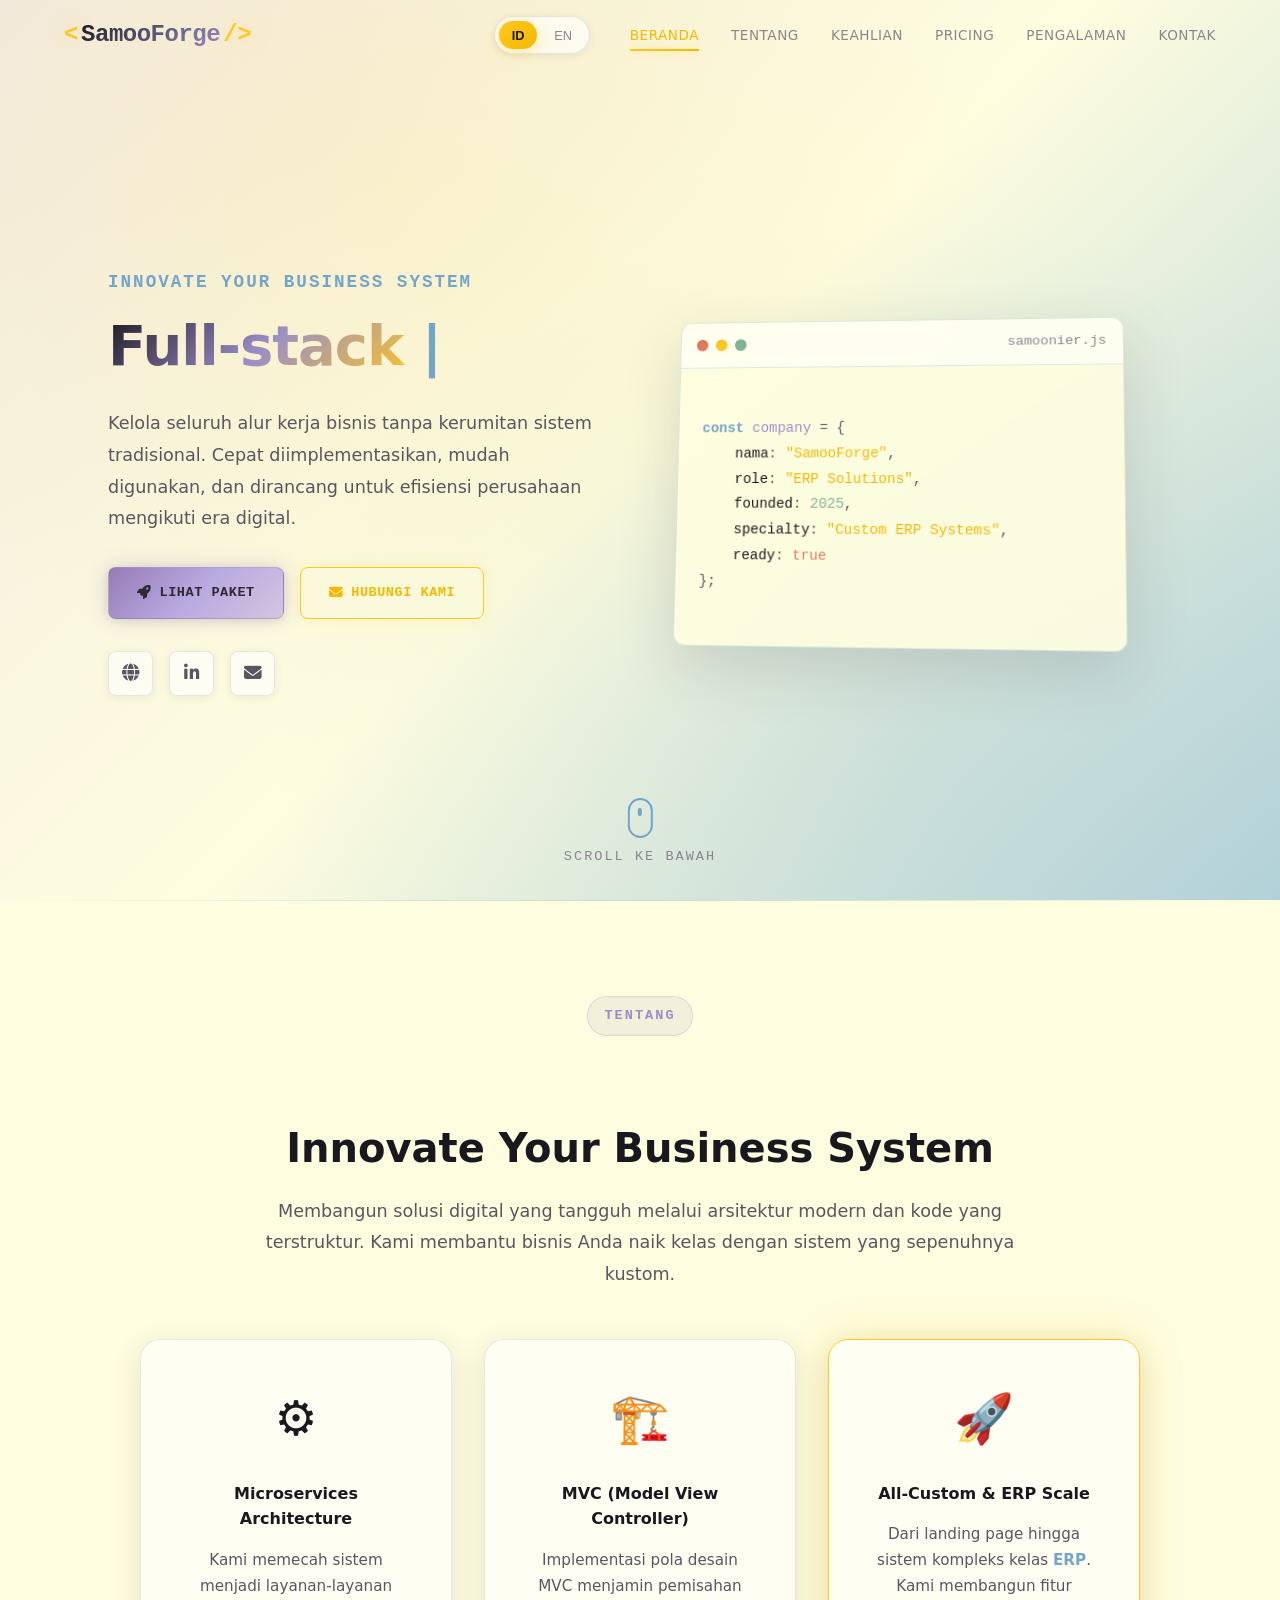
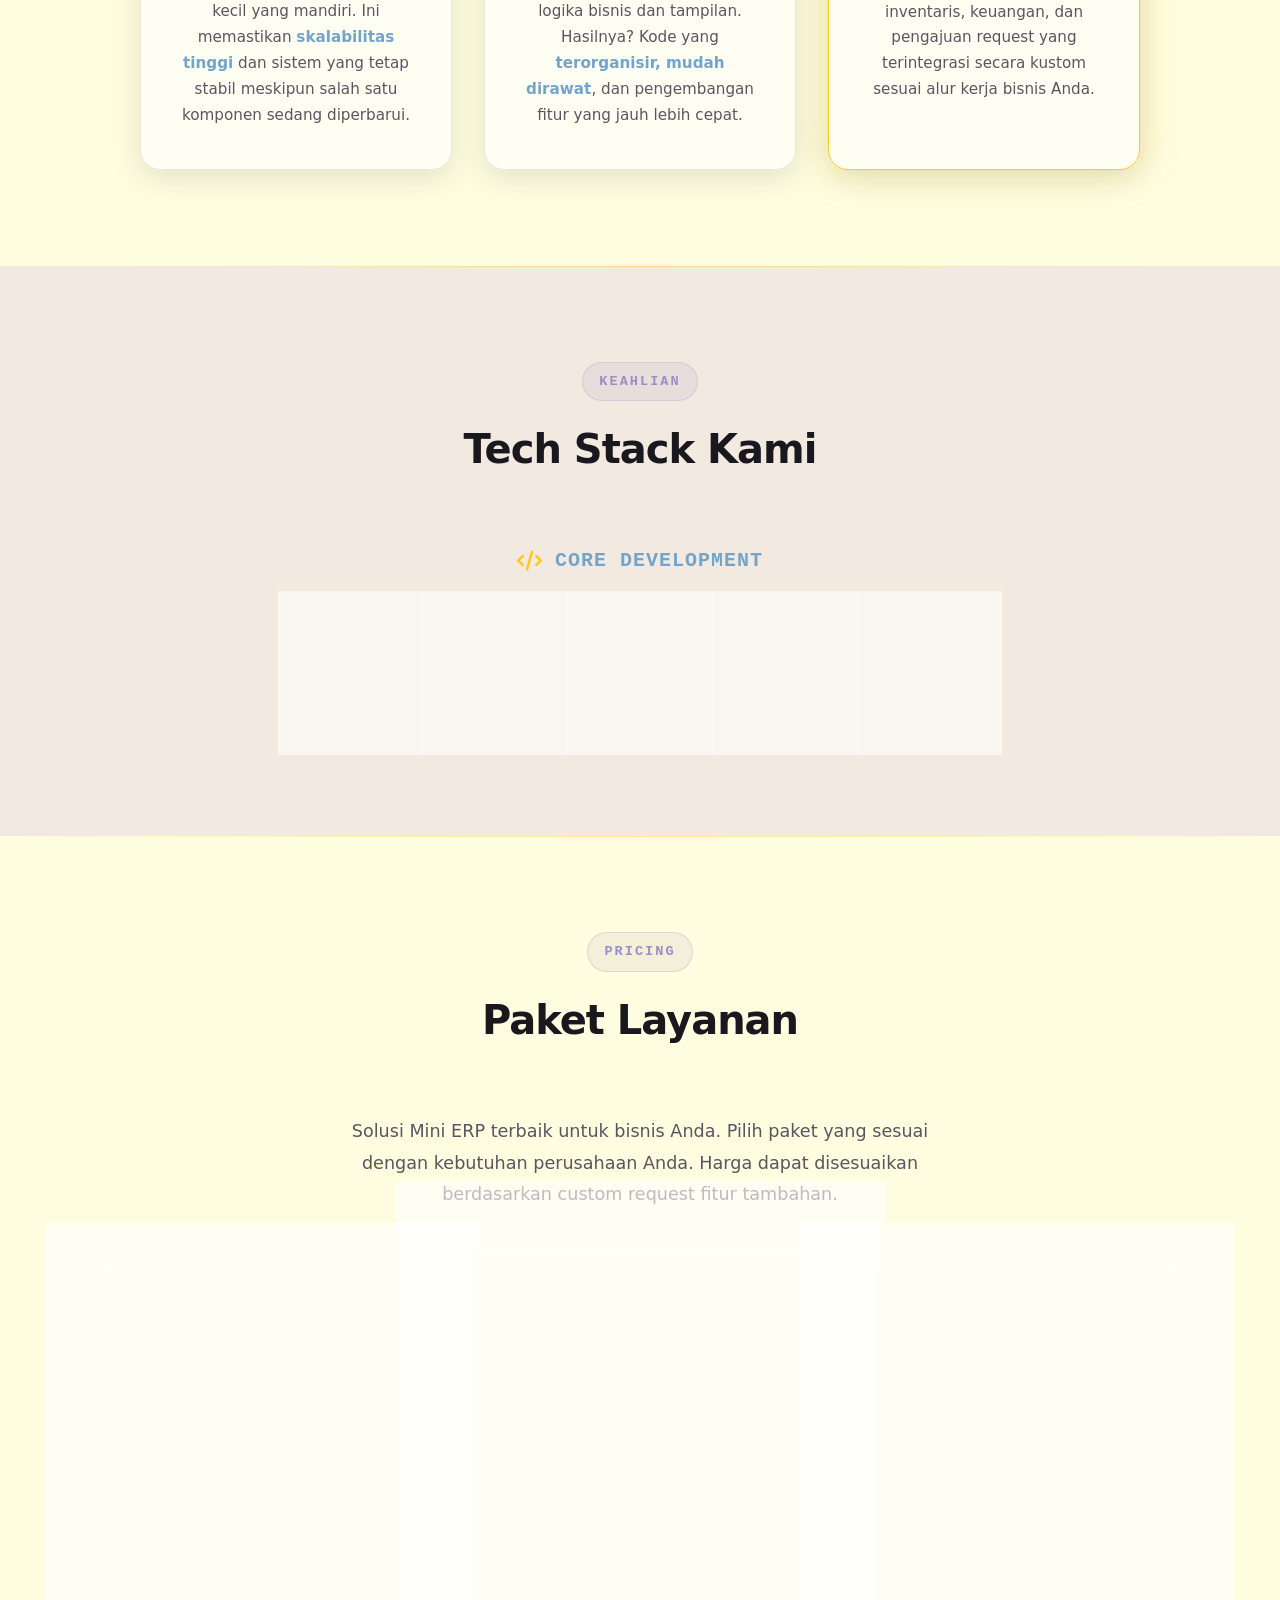
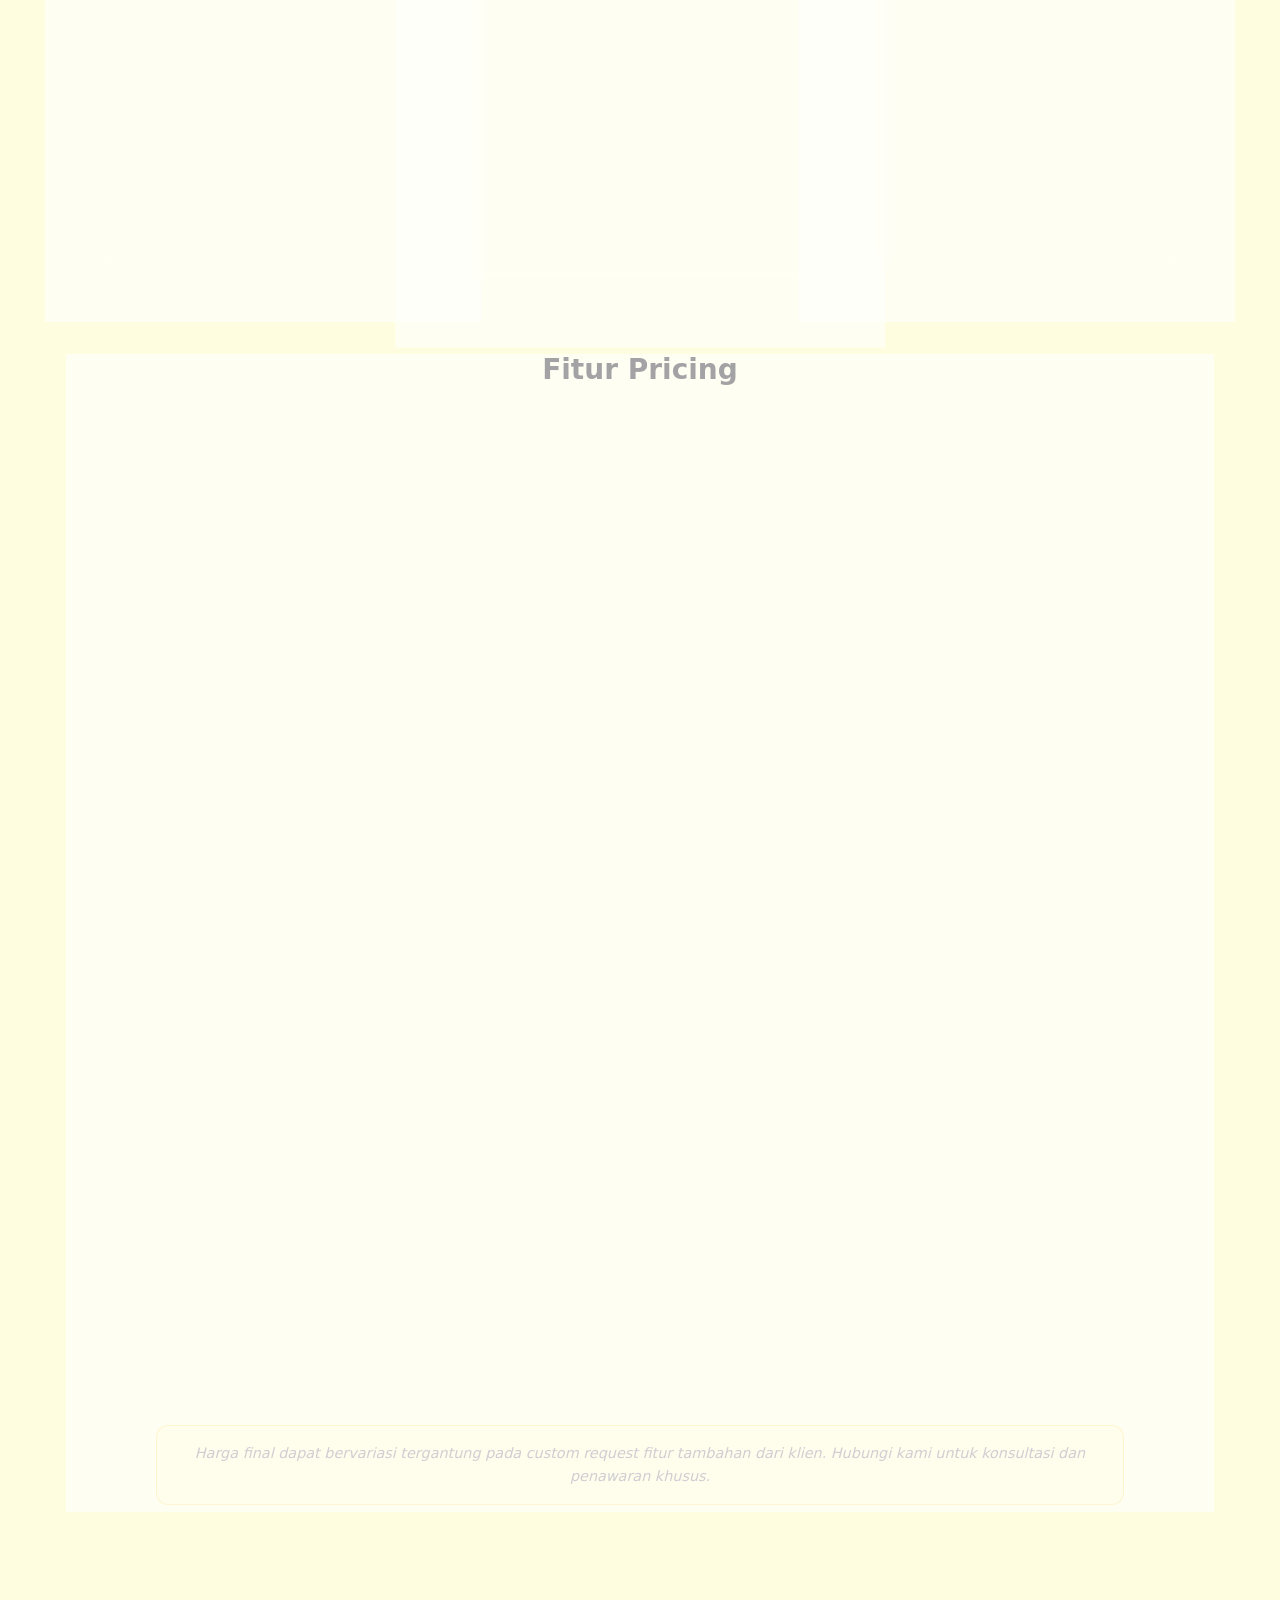
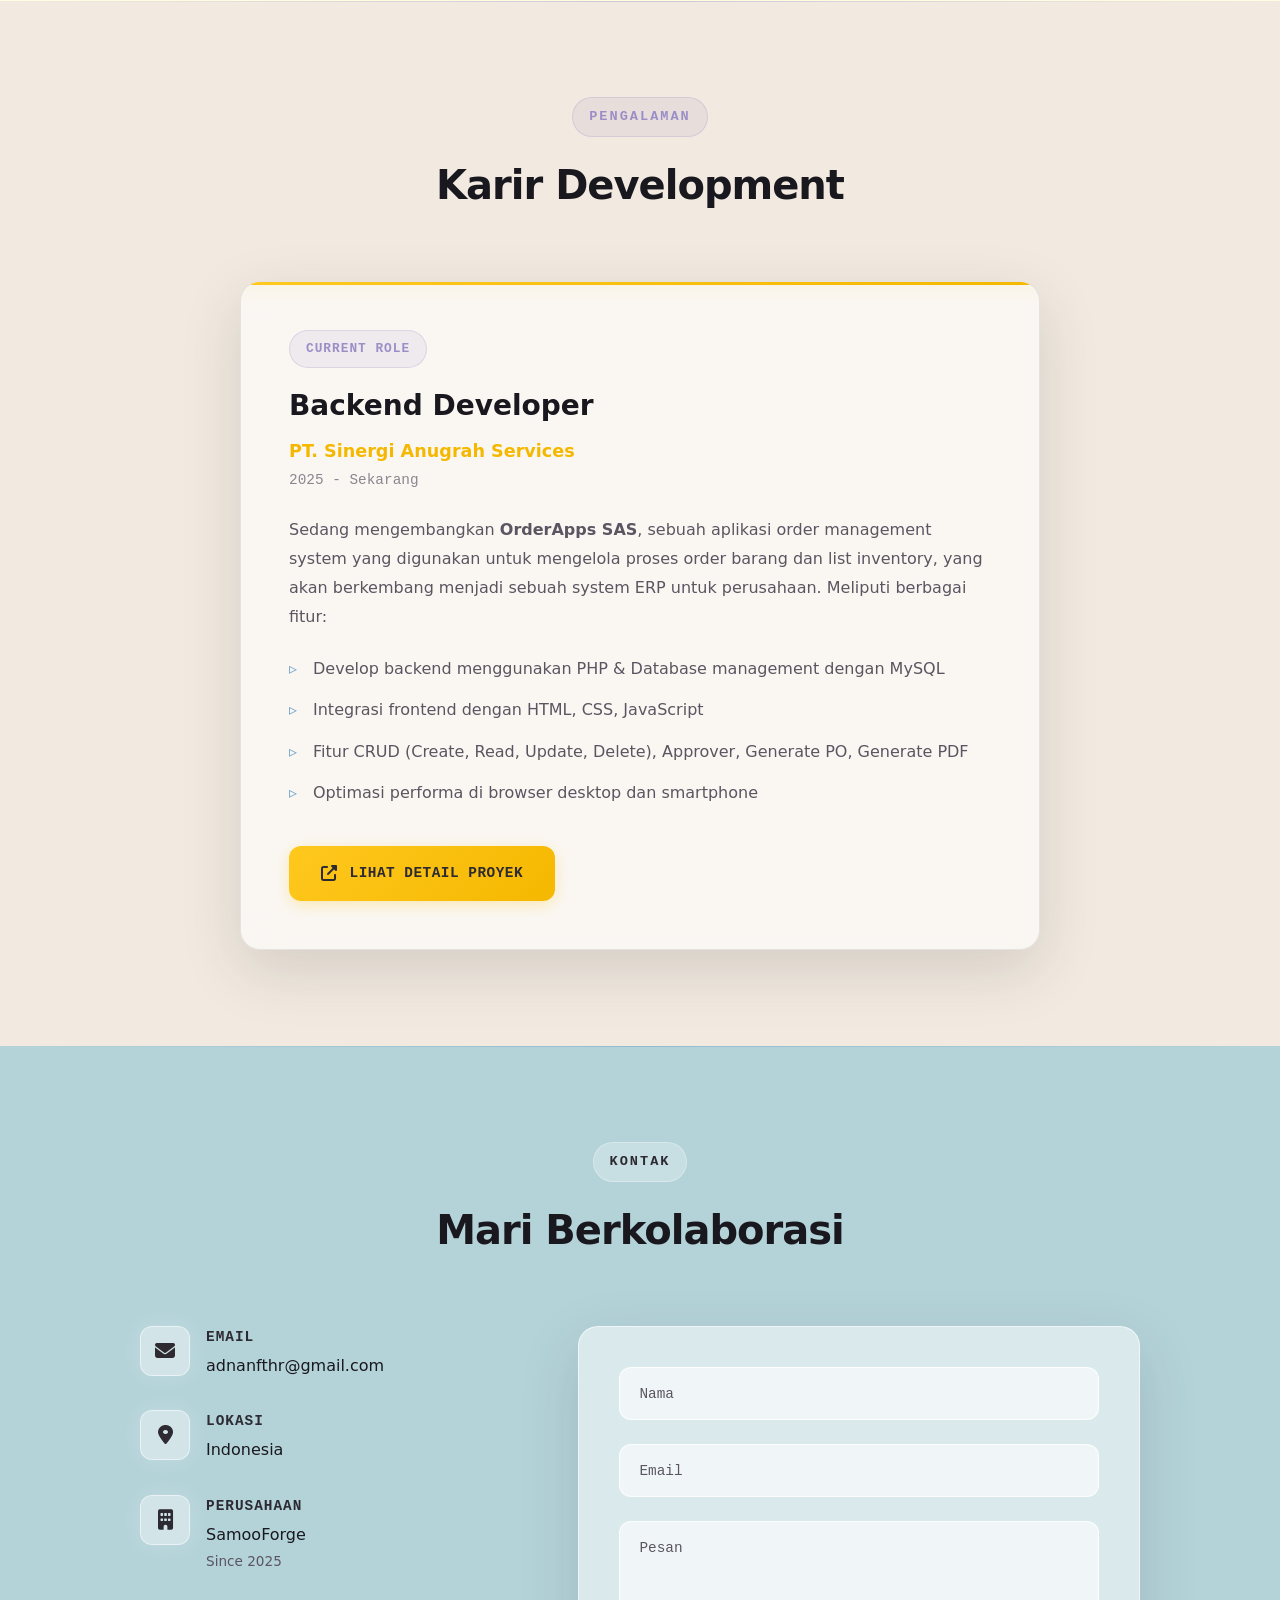
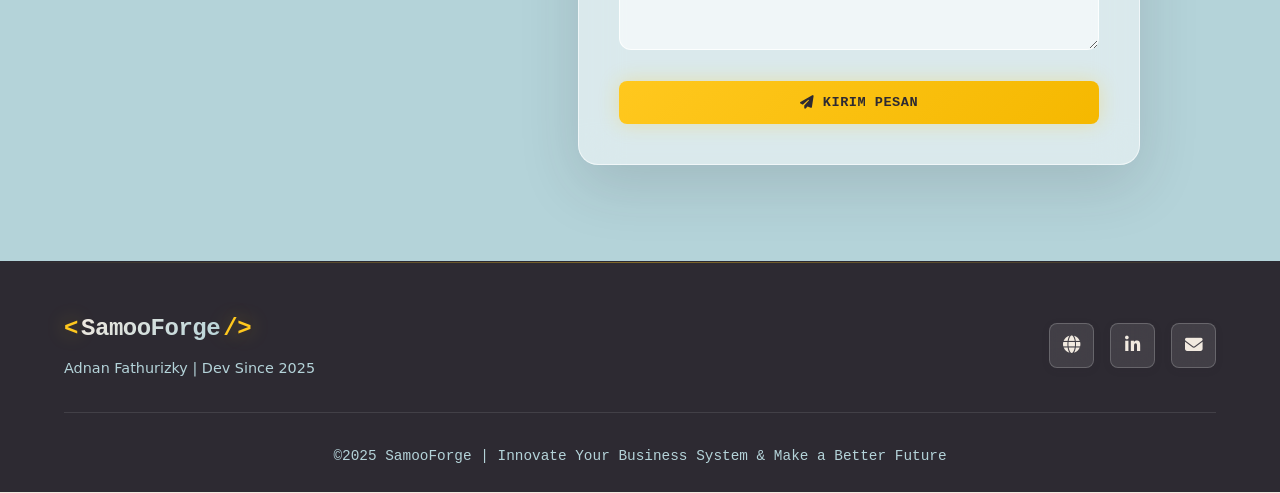
<file: index.html>
<!DOCTYPE html>
<html lang="id" data-lang="id">
<head>
    <meta charset="UTF-8">
    <meta name="viewport" content="width=device-width, initial-scale=1.0, maximum-scale=1.0, user-scalable=no">
    <meta name="description" content="SamooForge">
    <meta name="keywords" content="ERP, web developer, PHP, JavaScript, Full-stack">
    <meta name="author" content="SamooForge">
    <meta name="theme-color" content="#6366f1">
    
    <meta property="og:title" content="SamooForge">
    <meta property="og:description" content="Solusi Mini ERP terbaik untuk bisnis Anda">
    <meta property="og:type" content="website">
    
    <title>SamooForge | Innovate Your Business System</title>
    <link rel="icon" type="image/x-icon" href="images/Logo3.png">
    
    <link rel="preconnect" href="https://cdnjs.cloudflare.com">
    <link rel="stylesheet" href="./css/style.css">
    <link rel="stylesheet" href="https://cdnjs.cloudflare.com/ajax/libs/font-awesome/6.4.0/css/all.min.css" 
          integrity="sha512-iecdLmaskl7CVkqkXNQ/ZH/XLlvWZOJyj7Yy7tcenmpD1ypASozpmT/E0iPtmFIB46ZmdtAc9eNBvH0H/ZpiBw==" 
          crossorigin="anonymous" referrerpolicy="no-referrer">
    <base target="_blank">
</head>
<body>
    <nav class="navbar" id="navbar" role="navigation" aria-label="Main navigation">
        <div class="nav-container">
            <a href="#home" class="nav-logo" aria-label="Home">
                <span class="logo-bracket">&lt;</span>
                <span class="logo-text">SamooForge</span>
                <span class="logo-bracket">/&gt;</span>
            </a>
            
            <div class="nav-right">
                <div class="lang-switcher" id="langSwitcher">
                    <button class="lang-btn active" data-lang="id">
                        <span class="lang-text">ID</span>
                    </button>
                    <button class="lang-btn" data-lang="en">
                        <span class="lang-text">EN</span>
                    </button>
                </div>

                <ul class="nav-menu" id="navMenu" role="menubar">
                    <li><a href="#home" class="nav-link active" data-i18n="nav.home">Beranda</a></li>
                    <li><a href="#about" class="nav-link" data-i18n="nav.about">Tentang</a></li>
                    <li><a href="#skills" class="nav-link" data-i18n="nav.skills">Keahlian</a></li>
                    <li><a href="#pricing" class="nav-link" data-i18n="nav.pricing">Pricing</a></li>
                    <li><a href="#experience" class="nav-link" data-i18n="nav.experience">Pengalaman</a></li>
                    <li><a href="#contact" class="nav-link" data-i18n="nav.contact">Kontak</a></li>
                </ul>
                
                <button class="nav-toggle" id="navToggle" aria-label="Toggle navigation">
                    <span class="hamburger"></span>
                </button>
            </div>
        </div>
    </nav>

    <section id="home" class="hero">
        <div class="hero-content">
            <div class="hero-text">
                <p class="hero-greeting" data-i18n="hero.greeting">Innovate Your Business System</p>
                <h1 class="hero-title">
                    <span class="typing-text" id="typingText"></span>
                    <span class="cursor">|</span>
                </h1>
                <p class="hero-description" data-i18n="hero.description">
                    Kelola seluruh alur kerja bisnis tanpa kerumitan sistem tradisional. 
                    Cepat diimplementasikan, mudah digunakan, dan dirancang untuk efisiensi perusahaan mengikuti era digital.
                </p>
                <div class="hero-buttons">
                    <a href="#pricing" class="btn btn-primary">
                        <i class="fas fa-rocket"></i> 
                        <span data-i18n="hero.cta.projects">Lihat Paket</span>
                    </a>
                    <a href="#contact" class="btn btn-secondary">
                        <i class="fas fa-envelope"></i> 
                        <span data-i18n="hero.cta.contact">Hubungi Kami</span>
                    </a>
                </div>
                <div class="hero-socials">
                    <a href="https://adnanfthr.github.io/dev-portfolio/" class="social-link" target="_blank" rel="noopener">
                        <i class="fas fa-globe"></i>
                    </a>
                    <a href="https://id.linkedin.com/in/adnanfthr" class="social-link" target="_blank" rel="noopener">
                        <i class="fab fa-linkedin-in"></i>
                    </a>
                    <a href="mailto:adnanfthr@gmail.com" class="social-link">
                        <i class="fas fa-envelope"></i>
                    </a>
                </div>
            </div>
            
            <div class="hero-image">
                <div class="code-window">
                    <div class="window-header">
                        <span class="dot red"></span>
                        <span class="dot yellow"></span>
                        <span class="dot green"></span>
                        <span class="window-title">samoonier.js</span>
                    </div>
                    <div class="window-body">
                        <pre><code>
<span class="code-keyword">const</span> <span class="code-variable">company</span> = {
    <span class="code-property">nama</span>: <span class="code-string">"SamooForge"</span>,
    <span class="code-property">role</span>: <span class="code-string">"ERP Solutions"</span>,
    <span class="code-property">founded</span>: <span class="code-number">2025</span>,
    <span class="code-property">specialty</span>: <span class="code-string">"Custom ERP Systems"</span>,
    <span class="code-property">ready</span>: <span class="code-boolean">true</span>
};
                        </code></pre>
                    </div>
                </div>
            </div>
        </div>
        
        <div class="scroll-indicator">
            <span class="mouse"><span class="wheel"></span></span>
            <p data-i18n="hero.scroll">Scroll ke bawah</p>
        </div>
    </section>

    <section id="about" class="about section">
        <div class="container">
            <header class="section-header">
                <span class="section-tag" data-i18n="about.tag">Tentang</span>
            </header>
            
            <div class="about-content">
                <div class="about-header">
                    <h2>Innovate Your Business System</h2>
                    <p>Membangun solusi digital yang tangguh melalui arsitektur modern dan kode yang terstruktur. Kami membantu bisnis Anda naik kelas dengan sistem yang sepenuhnya kustom.</p>
                </div>

                <div class="tech-grid">
                    <div class="tech-card">
                        <div class="icon">⚙️</div>
                        <h3>Microservices Architecture</h3>
                        <p>Kami memecah sistem menjadi layanan-layanan kecil yang mandiri. Ini memastikan <strong>skalabilitas tinggi</strong> dan sistem yang tetap stabil meskipun salah satu komponen sedang diperbarui.</p>
                    </div>

                    <div class="tech-card">
                        <div class="icon">🏗️</div>
                        <h3>MVC (Model View Controller)</h3>
                        <p>Implementasi pola desain MVC menjamin pemisahan logika bisnis dan tampilan. Hasilnya? Kode yang <strong>terorganisir, mudah dirawat</strong>, dan pengembangan fitur yang jauh lebih cepat.</p>
                    </div>

                    <div class="tech-card highlight">
                        <div class="icon">🚀</div>
                        <h3>All-Custom & ERP Scale</h3>
                        <p>Dari landing page hingga sistem kompleks setara <strong>ERP</strong>. Kami membangun fitur inventaris, keuangan, request pengajuan, yang terintegrasi secara kustom sesuai alur kerja bisnis Anda.</p>
                    </div>
                </div>
            </div>
        </div>
    </section>

    <section id="skills" class="skills section">
        <div class="container">
            <header class="section-header">
                <span class="section-tag" data-i18n="skills.tag">Keahlian</span>
                <h2 class="section-title" data-i18n="skills.title">Tech Stack Kami</h2>
            </header>
            
            <div class="skills-wrapper">
                <div class="skill-category">
                    <h3 class="category-title"><i class="fas fa-code"></i> Core Development</h3>
                    <div class="skills-grid">
                        <div class="skill-item modern-card" title="HTML5">
                            <img src="./images/html.png" alt="HTML5" class="skill-icon">
                            <span>HTML</span>
                        </div>
                        <div class="skill-item modern-card" title="CSS3">
                            <img src="./images/css-3.png" alt="CSS3" class="skill-icon">
                            <span>CSS</span>
                        </div>
                        <div class="skill-item modern-card" title="JavaScript">
                            <img src="./images/js.png" alt="JavaScript" class="skill-icon">
                            <span>JavaScript</span>
                        </div>
                        <div class="skill-item modern-card" title="PHP">
                            <img src="./images/php.png" alt="PHP" class="skill-icon">
                            <span>PHP</span>
                        </div>
                        <div class="skill-item modern-card" title="MySQL Database">
                            <img src="./images/database.png" alt="MySQL Database" class="skill-icon">
                            <span>MySQL</span>
                        </div>
                    </div>
                </div>
            </div>
        </div>
    </section>

    <section id="pricing" class="pricing section">
        <div class="container">
            <header class="section-header">
                <span class="section-tag" data-i18n="pricing.tag">Pricing</span>
                <h2 class="section-title" data-i18n="pricing.title">Paket Layanan</h2>
            </header>

            <p class="pricing-intro" data-i18n="pricing.intro">
                Solusi Mini ERP terbaik untuk bisnis Anda. Pilih paket yang sesuai dengan kebutuhan perusahaan Anda.
                Harga dapat disesuaikan berdasarkan custom request fitur tambahan.
            </p>

            <div class="pricing-grid">
                <!-- Bronze Package -->
                <article class="pricing-card">
                    <div class="pricing-header">
                        <div class="pricing-badge bronze">Bronze</div>
                        <div class="pricing-price">
                            <span class="currency">Rp</span>
                            <span class="amount-range">50 - 65</span>
                            <span class="unit">Juta</span>
                        </div>
                    </div>
                    <div class="pricing-body">
                        <ul class="pricing-features">
                            <li><i class="fas fa-check"></i> <span data-i18n="pricing.bronze.1">Auth (Login/Register System)</span></li>
                            <li><i class="fas fa-check"></i> <span data-i18n="pricing.bronze.2">User Management</span></li>
                            <li><i class="fas fa-check"></i> <span data-i18n="pricing.bronze.3">Request System</span></li>
                            <li><i class="fas fa-check"></i> <span data-i18n="pricing.bronze.4">Approval Workflow</span></li>
                            <li><i class="fas fa-check"></i> <span data-i18n="pricing.bronze.5">Basic UI</span></li>
                            <li><i class="fas fa-check"></i> <span data-i18n="pricing.bronze.6">Basic Database</span></li>
                        </ul>
                        <a href="#contact" class="btn btn-pricing" data-i18n="pricing.cta">Pilih Paket</a>
                    </div>
                </article>

                <!-- Silver Package -->
                <article class="pricing-card featured">
                    <div class="pricing-header">
                        <div class="pricing-badge silver">Silver</div>
                        <div class="pricing-price">
                            <span class="currency">Rp</span>
                            <span class="amount-range">65 - 85</span>
                            <span class="unit">Juta</span>
                        </div>
                        <div class="popular-badge" data-i18n="pricing.popular">Populer</div>
                    </div>
                    <div class="pricing-body">
                        <p class="pricing-include" data-i18n="pricing.include">Semua fitur Bronze +</p>
                        <ul class="pricing-features">
                            <li><i class="fas fa-check"></i> <span data-i18n="pricing.silver.1">Request + Item Detail</span></li>
                            <li><i class="fas fa-check"></i> <span data-i18n="pricing.silver.2">Library (PDF Generator & Attachment Image/PDF)</span></li>
                            <li><i class="fas fa-check"></i> <span data-i18n="pricing.silver.3">Master Data pada Database</span></li>
                            <li><i class="fas fa-check"></i> <span data-i18n="pricing.silver.4">Permission System dengan Banyak Role Users</span></li>
                        </ul>
                        <a href="#contact" class="btn btn-pricing btn-primary" data-i18n="pricing.cta">Pilih Paket</a>
                    </div>
                </article>

                <!-- Gold Package -->
                <article class="pricing-card">
                    <div class="pricing-header">
                        <div class="pricing-badge gold">Gold</div>
                        <div class="pricing-price">
                            <span class="currency">Rp</span>
                            <span class="amount-range">85+</span>
                            <span class="unit">Juta</span>
                        </div>
                    </div>
                    <div class="pricing-body">
                        <p class="pricing-include" data-i18n="pricing.include">Semua fitur Silver +</p>
                        <ul class="pricing-features">
                            <li><i class="fas fa-check"></i> <span data-i18n="pricing.gold.1">VPS Setup & Management</span></li>
                            <li><i class="fas fa-check"></i> <span data-i18n="pricing.gold.2">Support Komunikasi Vendor VPS</span></li>
                            <li><i class="fas fa-check"></i> <span data-i18n="pricing.gold.3">Free VPS 1 Tahun</span></li>
                            <li><i class="fas fa-star"></i> <span data-i18n="pricing.gold.4">Priority Support 24/7</span></li>
                        </ul>
                        <a href="#contact" class="btn btn-pricing" data-i18n="pricing.cta">Pilih Paket</a>
                    </div>
                </article>
            </div>

            <!-- TABEL PERBANDINGAN FITUR -->
            <div class="comparison-table-wrapper">
                <h3 class="comparison-title" data-i18n="pricing.comparison.title">Fitur Pricing</h3>
                <div class="comparison-table-container">
                    <table class="comparison-table">
                        <thead>
                            <tr>
                                <th class="feature-col" data-i18n="pricing.comparison.feature">Fitur</th>
                                <th class="bronze-col">
                                    <span class="package-name bronze">Bronze</span>
                                </th>
                                <th class="silver-col">
                                    <span class="package-name silver">Silver</span>
                                </th>
                                <th class="gold-col">
                                    <span class="package-name gold">Gold</span>
                                </th>
                            </tr>
                        </thead>
                        <tbody>
                            <tr>
                                <td class="feature-name" data-i18n="pricing.comparison.auth">Auth System (Login/Register)</td>
                                <td class="check"><i class="fas fa-check"></i></td>
                                <td class="check"><i class="fas fa-check"></i></td>
                                <td class="check"><i class="fas fa-check"></i></td>
                            </tr>
                            <tr>
                                <td class="feature-name" data-i18n="pricing.comparison.user_mgmt">User Management</td>
                                <td class="check"><i class="fas fa-check"></i></td>
                                <td class="check"><i class="fas fa-check"></i></td>
                                <td class="check"><i class="fas fa-check"></i></td>
                            </tr>
                            <tr>
                                <td class="feature-name" data-i18n="pricing.comparison.request">Request System</td>
                                <td class="check"><i class="fas fa-check"></i></td>
                                <td class="check"><i class="fas fa-check"></i></td>
                                <td class="check"><i class="fas fa-check"></i></td>
                            </tr>
                            <tr>
                                <td class="feature-name" data-i18n="pricing.comparison.approval">Approval Workflow</td>
                                <td class="check"><i class="fas fa-check"></i></td>
                                <td class="check"><i class="fas fa-check"></i></td>
                                <td class="check"><i class="fas fa-check"></i></td>
                            </tr>
                            <tr>
                                <td class="feature-name" data-i18n="pricing.comparison.basic_ui">Basic UI</td>
                                <td class="check"><i class="fas fa-check"></i></td>
                                <td class="check"><i class="fas fa-check"></i></td>
                                <td class="check"><i class="fas fa-check"></i></td>
                            </tr>
                            <tr>
                                <td class="feature-name" data-i18n="pricing.comparison.basic_db">Basic Database</td>
                                <td class="check"><i class="fas fa-check"></i></td>
                                <td class="check"><i class="fas fa-check"></i></td>
                                <td class="check"><i class="fas fa-check"></i></td>
                            </tr>
                            <tr class="separator">
                                <td colspan="4"></td>
                            </tr>
                            <tr>
                                <td class="feature-name" data-i18n="pricing.comparison.item_detail">Request + Item Detail</td>
                                <td class="cross"><i class="fas fa-times"></i></td>
                                <td class="check"><i class="fas fa-check"></i></td>
                                <td class="check"><i class="fas fa-check"></i></td>
                            </tr>
                            <tr>
                                <td class="feature-name" data-i18n="pricing.comparison.pdf_gen">PDF Generator & Attachment</td>
                                <td class="cross"><i class="fas fa-times"></i></td>
                                <td class="check"><i class="fas fa-check"></i></td>
                                <td class="check"><i class="fas fa-check"></i></td>
                            </tr>
                            <tr>
                                <td class="feature-name" data-i18n="pricing.comparison.master_data">Master Data Database</td>
                                <td class="cross"><i class="fas fa-times"></i></td>
                                <td class="check"><i class="fas fa-check"></i></td>
                                <td class="check"><i class="fas fa-check"></i></td>
                            </tr>
                            <tr>
                                <td class="feature-name" data-i18n="pricing.comparison.permission">Multi-Role Permission System</td>
                                <td class="cross"><i class="fas fa-times"></i></td>
                                <td class="check"><i class="fas fa-check"></i></td>
                                <td class="check"><i class="fas fa-check"></i></td>
                            </tr>
                            <tr class="separator">
                                <td colspan="4"></td>
                            </tr>
                            <tr>
                                <td class="feature-name" data-i18n="pricing.comparison.vps">VPS Setup & Management</td>
                                <td class="cross"><i class="fas fa-times"></i></td>
                                <td class="cross"><i class="fas fa-times"></i></td>
                                <td class="check"><i class="fas fa-check"></i></td>
                            </tr>
                            <tr>
                                <td class="feature-name" data-i18n="pricing.comparison.vps_support">Support Komunikasi Vendor VPS</td>
                                <td class="cross"><i class="fas fa-times"></i></td>
                                <td class="cross"><i class="fas fa-times"></i></td>
                                <td class="check"><i class="fas fa-check"></i></td>
                            </tr>
                            <tr>
                                <td class="feature-name" data-i18n="pricing.comparison.free_vps">Free VPS 1 Tahun</td>
                                <td class="cross"><i class="fas fa-times"></i></td>
                                <td class="cross"><i class="fas fa-times"></i></td>
                                <td class="check"><i class="fas fa-check"></i></td>
                            </tr>
                            <tr>
                                <td class="feature-name" data-i18n="pricing.comparison.priority">Priority Support 24/7</td>
                                <td class="cross"><i class="fas fa-times"></i></td>
                                <td class="cross"><i class="fas fa-times"></i></td>
                                <td class="star"><i class="fas fa-star"></i></td>
                            </tr>
                        </tbody>
                    </table>
                </div>
                <p class="comparison-note" data-i18n="pricing.comparison.note">
                    <i class="fas fa-info-circle"></i>
                    Harga final dapat bervariasi tergantung pada custom request fitur tambahan dari klien. 
                    Hubungi kami untuk konsultasi dan penawaran khusus.
                </p>
            </div>
        </div>
    </section>

    <!-- Pada section experience, tambahkan button setelah role-description -->
    <section id="experience" class="experience section">
        <div class="container">
            <header class="section-header">
                <span class="section-tag" data-i18n="exp.tag">Pengalaman</span>
                <h2 class="section-title" data-i18n="exp.title">Karir Development</h2>
            </header>
            
            <div class="experience-content">
                <article class="current-role">
                    <div class="role-badge" data-i18n="exp.current">Current Role</div>
                    <h3 data-i18n="exp.role">Backend Developer</h3>
                    <p class="company">PT. Sinergi Anugrah Services</p>
                    <p class="period">2025 - <span data-i18n="exp.now">Sekarang</span></p>
                    
                    <div class="role-description">
                        <p data-i18n="exp.desc">
                            Sedang mengembangkan <strong>OrderApps SAS</strong>, sebuah aplikasi 
                            order management system yang digunakan untuk mengelola proses order barang dan list inventory, 
                            yang akan berkembang menjadi sebuah system ERP untuk perusahaan.
                            Meliputi berbagai fitur:
                        </p>
                        <ul>
                            <li data-i18n="exp.feature.1">Develop backend menggunakan PHP & Database management dengan MySQL</li>
                            <li data-i18n="exp.feature.2">Integrasi frontend dengan HTML, CSS, JavaScript</li>
                            <li data-i18n="exp.feature.3">Fitur CRUD (Create, Read, Update, Delete), Approver, Generate PO, Generate PDF</li>
                            <li data-i18n="exp.feature.4">Optimasi performa di browser desktop dan smartphone</li>
                        </ul>
                    </div>

                    <!-- TAMBAHKAN BUTTON DI SINI -->
                    <div class="experience-actions">
                        <a href="./Develop3/index.html" class="btn btn-experience" target="_blank">
                            <i class="fas fa-external-link-alt"></i>
                            <span data-i18n="exp.view_details">Lihat Detail Proyek</span>
                        </a>
                    </div>
                </article>
            </div>
        </div>
    </section>

    <section id="contact" class="contact section">
        <div class="container">
            <header class="section-header">
                <span class="section-tag" data-i18n="contact.tag">Kontak</span>
                <h2 class="section-title" data-i18n="contact.title">Mari Berkolaborasi</h2>
            </header>
            
            <div class="contact-content">
                <div class="contact-info">
                    <div class="contact-item">
                        <div class="contact-icon"><i class="fas fa-envelope"></i></div>
                        <div class="contact-detail">
                            <h4 data-i18n="contact.email">Email</h4>
                            <p><a href="mailto:adnanfthr@gmail.com">adnanfthr@gmail.com</a></p>
                        </div>
                    </div>
                    
                    <div class="contact-item">
                        <div class="contact-icon"><i class="fas fa-map-marker-alt"></i></div>
                        <div class="contact-detail">
                            <h4 data-i18n="contact.location">Lokasi</h4>
                            <p data-i18n="contact.country">Indonesia</p>
                        </div>
                    </div>
                    
                    <div class="contact-item">
                        <div class="contact-icon"><i class="fas fa-building"></i></div>
                        <div class="contact-detail">
                            <h4 data-i18n="contact.company">Perusahaan</h4>
                            <p>SamooForge</p>
                            <small data-i18n="contact.since">Since 2025</small>
                        </div>
                    </div>
                </div>
                
                <form class="contact-form" id="contactForm" novalidate>
                    <div class="form-group">
                        <input type="text" id="name" name="name" required placeholder=" ">
                        <label for="name" data-i18n="form.name">Nama</label>
                    </div>
                    
                    <div class="form-group">
                        <input type="email" id="email" name="email" required placeholder=" ">
                        <label for="email" data-i18n="form.email">Email</label>
                    </div>
                    
                    <div class="form-group">
                        <textarea id="message" name="message" rows="5" required placeholder=" "></textarea>
                        <label for="message" data-i18n="form.message">Pesan</label>
                    </div>
                    
                    <button type="submit" class="btn btn-primary btn-full">
                        <i class="fas fa-paper-plane"></i> 
                        <span data-i18n="form.send">Kirim Pesan</span>
                    </button>
                </form>
            </div>
        </div>
    </section>

    <footer class="footer">
        <div class="container">
            <div class="footer-content">
                <div class="footer-brand">
                    <a href="#home" class="nav-logo">
                        <span class="logo-bracket">&lt;</span>
                        <span class="logo-text">SamooForge</span>
                        <span class="logo-bracket">/&gt;</span>
                    </a>
                    <p>Adnan Fathurizky | Dev Since 2025</p>
                </div>
                
                <div class="footer-socials">
                    <a href="https://adnanfthr.github.io/dev-portfolio/" class="social-link" target="_blank" rel="noopener">
                        <i class="fas fa-globe"></i>
                    </a>
                    <a href="https://id.linkedin.com/in/adnanfthr" class="social-link" target="_blank" rel="noopener">
                        <i class="fab fa-linkedin-in"></i>
                    </a>
                    <a href="mailto:adnanfthr@gmail.com" class="social-link">
                        <i class="fas fa-envelope"></i>
                    </a>
                </div>
            </div>
            
            <div class="footer-bottom">
                <p>&copy;2025 SamooForge | 
                    <span data-i18n="footer.made">Innovate Your Business System & Make a Better Future</span>
                </p>
            </div>
        </div>
    </footer>

    <button class="back-to-top" id="backToTop" aria-label="Back to top">
        <i class="fas fa-arrow-up"></i>
    </button>

    <script src="./js/i18n.js"></script>
    <script src="./js/utils.js"></script>
    <script src="./js/animations.js"></script>
    <script src="./js/main.js"></script>
</body>
</html>
</file>
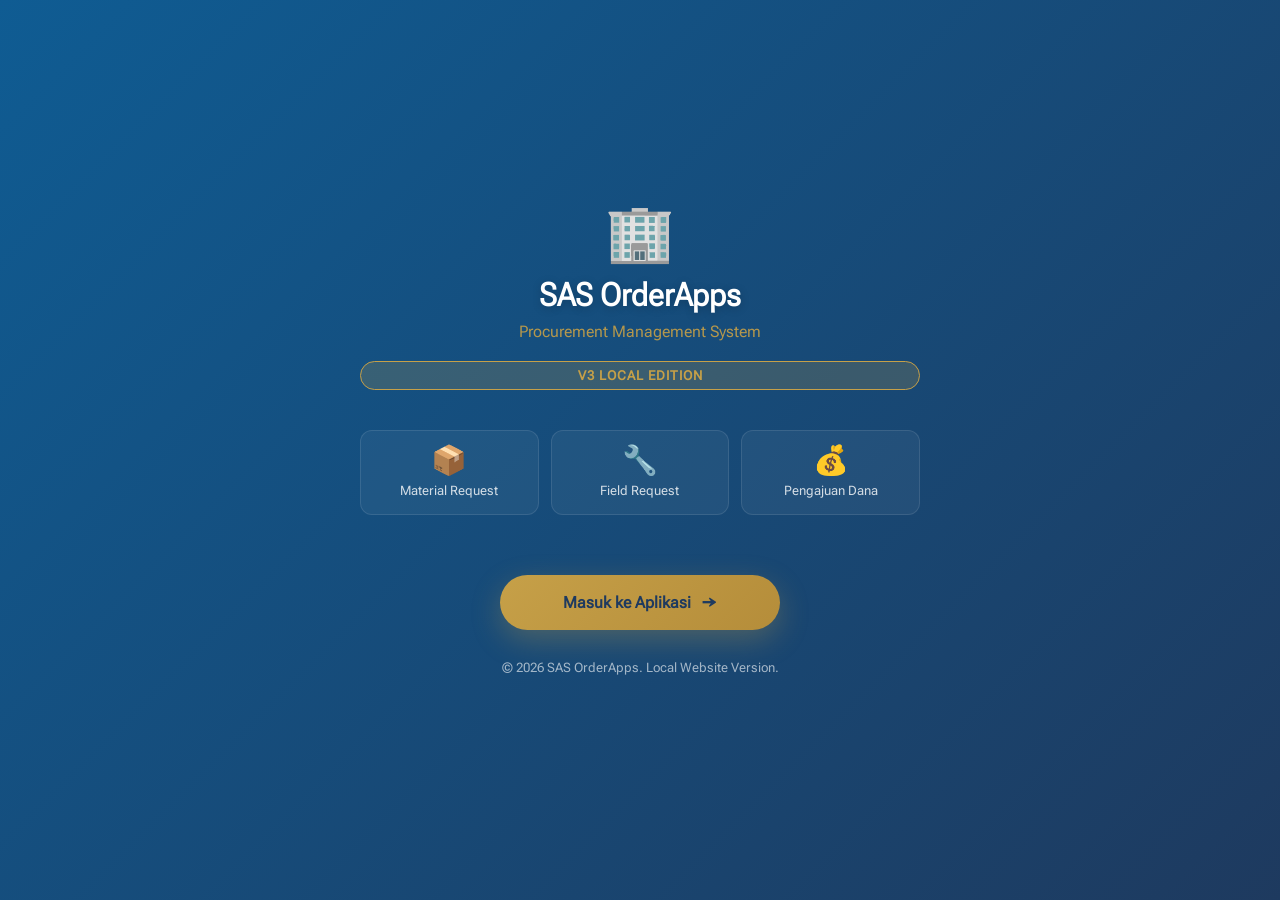
<file: Develop3/index.html>
<!DOCTYPE html>
<html lang="id">
<head>
    <meta charset="UTF-8">
    <meta name="viewport" content="width=device-width, initial-scale=1.0, maximum-scale=1.0, user-scalable=no">
    <title>SAS OrderApps V3 - Local</title>
    <link rel="icon" type="image/x-icon" href="./frontend/assets/images/Logo3.png">
    <link rel="stylesheet" href="frontend/assets/css/global.css">
    <style>
        * {
            margin: 0;
            padding: 0;
            box-sizing: border-box;
        }

        html {
            scroll-behavior: smooth;
        }

        body {
            font-family: 'CustomFont', system-ui, -apple-system, BlinkMacSystemFont, 'Segoe UI', sans-serif;
            min-height: 100vh;
            min-height: 100dvh; /* Dynamic viewport height untuk mobile */
            background: linear-gradient(135deg, #0f5c93 0%, #1e3a5f 100%);
            color: white;
            overflow-x: hidden;
            overflow-y: auto; /* Enable scroll */
            -webkit-overflow-scrolling: touch; /* Smooth scroll di iOS */
        }

        .landing-container {
            text-align: center;
            padding: 20px;
            max-width: 600px;
            margin: 0 auto;
            min-height: 100vh;
            min-height: 100dvh;
            display: flex;
            flex-direction: column;
            justify-content: center;
            animation: fadeInUp 0.8s ease;
        }

        .logo-section {
            margin-bottom: 20px;
        }

        .logo-section img {
            width: 100px;
            height: auto;
            border-radius: 12px;
            margin-bottom: 15px;
            box-shadow: 0 10px 30px rgba(0,0,0,0.3);
        }

        .logo-icon {
            font-size: 3.5rem;
            margin-bottom: 15px;
            line-height: 1;
        }

        .logo-section h1 {
            font-size: 2rem;
            font-weight: 700;
            margin-bottom: 8px;
            text-shadow: 0 2px 10px rgba(0,0,0,0.2);
            line-height: 1.2;
        }

        .logo-section p {
            font-size: 1rem;
            opacity: 0.9;
            color: #c6a048;
        }

        .version-badge {
            display: inline-block;
            background: rgba(198, 160, 72, 0.2);
            border: 1px solid #c6a048;
            color: #c6a048;
            padding: 6px 16px;
            border-radius: 20px;
            font-size: 0.8rem;
            font-weight: 600;
            margin-bottom: 20px;
            letter-spacing: 1px;
        }

        .features {
            display: grid;
            grid-template-columns: repeat(3, 1fr);
            gap: 12px;
            margin: 20px 0;
            text-align: center;
        }

        .feature-item {
            padding: 15px 10px;
            background: rgba(255,255,255,0.05);
            border-radius: 12px;
            border: 1px solid rgba(255,255,255,0.1);
            transition: all 0.3s ease;
        }

        .feature-item:hover {
            background: rgba(255,255,255,0.1);
            transform: translateY(-5px);
        }

        .feature-icon {
            font-size: 1.8rem;
            margin-bottom: 8px;
            line-height: 1;
        }

        .feature-text {
            font-size: 0.8rem;
            opacity: 0.8;
            line-height: 1.3;
        }

        .entry-button {
            display: inline-flex;
            align-items: center;
            justify-content: center;
            gap: 10px;
            background: linear-gradient(135deg, #c6a048 0%, #b58d3a 100%);
            color: #1e3a5f;
            padding: 16px 32px;
            border-radius: 50px;
            text-decoration: none;
            font-weight: 700;
            font-size: 1rem;
            border: none;
            cursor: pointer;
            transition: all 0.3s ease;
            box-shadow: 0 10px 30px rgba(198, 160, 72, 0.3);
            margin-top: 20px;
            width: 100%;
            max-width: 280px;
        }

        .entry-button:hover {
            transform: translateY(-3px);
            box-shadow: 0 15px 40px rgba(198, 160, 72, 0.4);
        }

        .entry-button:active {
            transform: translateY(-1px);
        }

        .arrow-icon {
            transition: transform 0.3s ease;
            font-size: 1.2rem;
        }

        .entry-button:hover .arrow-icon {
            transform: translateX(5px);
        }

        .footer-note {
            margin-top: 30px;
            font-size: 0.8rem;
            opacity: 0.6;
            padding-bottom: 20px;
        }

        @keyframes fadeInUp {
            from {
                opacity: 0;
                transform: translateY(30px);
            }
            to {
                opacity: 1;
                transform: translateY(0);
            }
        }

        /* CSS baru untuk center button */
        .button-wrapper {
            display: flex;
            justify-content: center;  /* Center horizontal */
            align-items: center;      /* Center vertical */
            width: 100%;
            margin-top: 20px;
        }
        
        /* Smartphone kecil (iPhone SE, dll) - < 375px */
        @media (max-width: 375px) {
            .landing-container {
                padding: 15px;
                justify-content: flex-start;
                padding-top: 30px;
            }

            .logo-icon {
                font-size: 3rem;
                margin-bottom: 10px;
            }

            .logo-section h1 {
                font-size: 1.6rem;
            }

            .logo-section p {
                font-size: 0.9rem;
            }

            .version-badge {
                padding: 5px 12px;
                font-size: 0.75rem;
                margin-bottom: 15px;
            }

            .features {
                grid-template-columns: 1fr;
                gap: 8px;
                margin: 15px 0;
            }

            .feature-item {
                padding: 12px;
                display: flex;
                align-items: center;
                gap: 15px;
                text-align: left;
            }

            .feature-icon {
                font-size: 1.5rem;
                margin-bottom: 0;
            }

            .feature-text {
                font-size: 0.9rem;
            }

            .entry-button {
                padding: 14px 24px;
                font-size: 0.95rem;
                margin-top: 15px;
            }

            .footer-note {
                margin-top: 20px;
                font-size: 0.75rem;
            }
        }

        /* Smartphone sedang (iPhone 12/13/14, Samsung S20) - 376px - 428px */
        @media (min-width: 376px) and (max-width: 428px) {
            .landing-container {
                padding: 20px;
                justify-content: flex-start;
                padding-top: 40px;
            }

            .logo-icon {
                font-size: 3.2rem;
            }

            .logo-section h1 {
                font-size: 1.8rem;
            }

            .features {
                grid-template-columns: repeat(3, 1fr);
                gap: 10px;
            }

            .feature-item {
                padding: 15px 8px;
            }

            .feature-icon {
                font-size: 1.6rem;
            }

            .feature-text {
                font-size: 0.75rem;
            }

            .entry-button {
                padding: 16px 28px;
                font-size: 1rem;
            }
        }

        /* Smartphone besar (iPhone 14 Pro Max, Samsung Ultra) - 429px - 768px */
        @media (min-width: 429px) and (max-width: 768px) {
            .landing-container {
                padding: 30px;
                justify-content: center;
            }

            .features {
                gap: 15px;
            }

            .feature-item {
                padding: 20px 15px;
            }
        }

        /* Landscape mode untuk smartphone */
        @media (max-height: 500px) and (orientation: landscape) {
            .landing-container {
                justify-content: flex-start;
                padding-top: 20px;
                padding-bottom: 20px;
            }

            .logo-section {
                margin-bottom: 15px;
            }

            .logo-icon {
                font-size: 2.5rem;
                margin-bottom: 10px;
            }

            .logo-section h1 {
                font-size: 1.5rem;
            }

            .features {
                grid-template-columns: repeat(3, 1fr);
                gap: 10px;
                margin: 15px 0;
            }

            .feature-item {
                padding: 12px 8px;
            }

            .feature-icon {
                font-size: 1.4rem;
            }

            .feature-text {
                font-size: 0.75rem;
            }

            .entry-button {
                padding: 12px 24px;
                font-size: 0.9rem;
                margin-top: 15px;
            }

            .footer-note {
                margin-top: 15px;
                font-size: 0.75rem;
            }
        }

        /* Tablet */
        @media (min-width: 769px) and (max-width: 1024px) {
            .landing-container {
                max-width: 500px;
            }
        }
    </style>
</head>
<body>
    <div class="landing-container">
        <div class="logo-section">
            <div class="logo-icon">🏢</div>
            <h1>SAS OrderApps</h1>
            <p>Procurement Management System</p>
        </div>

        <div class="version-badge">V3 LOCAL EDITION</div>

        <div class="features">
            <div class="feature-item">
                <div class="feature-icon">📦</div>
                <div class="feature-text">Material Request</div>
            </div>
            <div class="feature-item">
                <div class="feature-icon">🔧</div>
                <div class="feature-text">Field Request</div>
            </div>
            <div class="feature-item">
                <div class="feature-icon">💰</div>
                <div class="feature-text">Pengajuan Dana</div>
            </div>
        </div>

        <div class="button-wrapper">
            <a href="frontend/pages/dashboard.html" class="entry-button">
                <span>Masuk ke Aplikasi</span>
                <span class="arrow-icon">→</span>
            </a>
        </div>

        <div class="footer-note">
            © 2026 SAS OrderApps. Local Website Version.
        </div>
    </div>
</body>
</html>
</file>
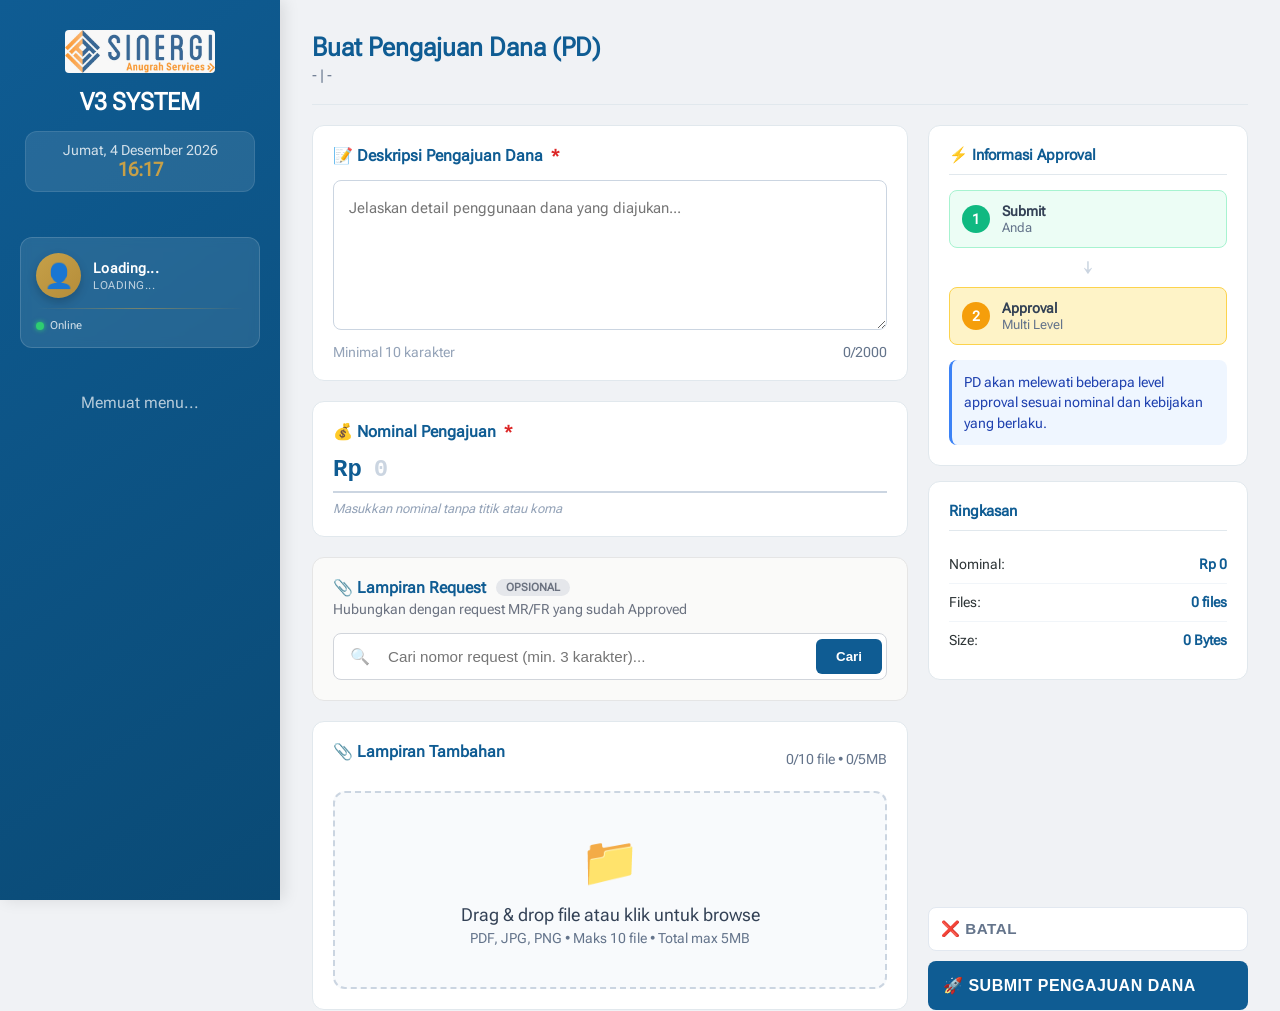
<file: Develop3/frontend/pages/create-pd.html>
<!DOCTYPE html>
<html lang="id">
<head>
    <meta charset="UTF-8">
    <meta name="viewport" content="width=device-width, initial-scale=1.0">
    <title>Create Pengajuan Dana | V3 System</title>
    <link rel="icon" type="image/x-icon" href="../assets/images/Logo3.png">
    
    <link rel="stylesheet" href="../assets/css/global.css">
    <link rel="stylesheet" href="../components/sidebar.css">
    <link rel="stylesheet" href="../components/modal.css">
    <link rel="stylesheet" href="../components/create-request.css">
    <link rel="stylesheet" href="../components/pd.css">
    
    <script src="../assets/js/config.js"></script>
    <script>
        const API_BASE_URL = 'http://localhost/sas-orderapps/Develop3/gateway.php/request/pd';
        const API_REQUEST_URL = 'http://localhost/sas-orderapps/Develop3/gateway.php/request/mrfr';
    </script>
</head>
<body>
    <button id="mobile-menu-btn" class="mobile-toggle">☰ Menu</button>

    <div class="app-wrapper">
        <!-- Sidebar -->
        <aside class="sidebar">
            <div class="sidebar-header">
                <img src="../assets/images/Logo.jpg" alt="Logo SAS" class="sidebar-logo">
                <h2>V3 SYSTEM</h2>
                <div class="clock-box" id="real-time-clock">00:00</div>
            </div>

            <div class="user-info-panel">
                <div class="user-info-header">
                    <div class="user-avatar">👤</div>
                    <div class="user-info-details">
                        <div class="user-name" id="sidebar-user-name">Loading...</div>
                        <div class="user-dept" id="sidebar-user-dept">Loading...</div>
                    </div>
                </div>
                <div class="user-info-divider"></div>
                <div class="user-info-status">
                    <span class="status-dot"></span>
                    <span>Online</span>
                </div>
            </div>

            <nav class="nav-list">
                <div style="text-align: center; padding: 20px; color: rgba(255,255,255,0.7);">
                    Memuat menu...
                </div>
            </nav>
        </aside>

        <!-- Main Content -->
        <main class="main-content">
            <header class="page-header-full">
                <div class="header-left">
                    <h1>Buat Pengajuan Dana (PD)</h1>
                    <div class="user-info-inline">
                        <span id="display-user-name">-</span> | <span id="display-department">-</span>
                    </div>
                </div>
            </header>

            <div class="create-request-fullpage">
                <form id="createPdForm" enctype="multipart/form-data">
                    <div class="request-grid">
                        <!-- Left Column -->
                        <div class="request-main">
                            <!-- Description -->
                            <div class="section-box">
                                <h3 class="section-title">📝 Deskripsi Pengajuan Dana <span class="required">*</span></h3>
                                <textarea 
                                    id="description" 
                                    name="description" 
                                    class="description-full"
                                    placeholder="Jelaskan detail penggunaan dana yang diajukan..."
                                    required
                                ></textarea>
                                <div class="desc-footer">
                                    <span class="hint">Minimal 10 karakter</span>
                                    <span class="char-count"><span id="char-count">0</span>/2000</span>
                                </div>
                            </div>

                            <!-- Nominal - Minimalist -->
                            <div class="section-box">
                                <h3 class="section-title">💰 Nominal Pengajuan <span class="required">*</span></h3>
                                <div class="nominal-minimal">
                                    <div class="nominal-field">
                                        <span class="nominal-prefix">Rp</span>
                                        <input 
                                            type="text" 
                                            id="nominal" 
                                            name="nominal" 
                                            class="nominal-input-clean"
                                            placeholder="0"
                                            autocomplete="off"
                                            required
                                        >
                                    </div>
                                    <span class="nominal-hint">Masukkan nominal tanpa titik atau koma</span>
                                </div>
                            </div>

                            <!-- Reference Request -->
                            <div class="section-box reference-section">
                                <div class="reference-header">
                                    <div class="reference-title-group">
                                        <h3 class="section-title">📎 Lampiran Request</h3>
                                        <span class="optional-badge">Opsional</span>
                                    </div>
                                    <p class="reference-subtitle">Hubungkan dengan request MR/FR yang sudah Approved</p>
                                </div>
                                
                                <div class="reference-selector-modern">
                                    <div class="reference-search-box">
                                        <span class="search-icon">🔍</span>
                                        <input 
                                            type="text" 
                                            id="request-search" 
                                            class="reference-search-input"
                                            placeholder="Cari nomor request (min. 3 karakter)..."
                                            autocomplete="off"
                                        >
                                        <button type="button" class="btn-search-ref" onclick="searchApprovedRequests()">
                                            Cari
                                        </button>
                                    </div>
                                    
                                    <!-- Selected Request -->
                                    <div class="selected-request-card-modern" id="selected-request-container" style="display: none;">
                                        <div class="selected-ref-header">
                                            <span class="ref-connected-badge">✓ Terhubung</span>
                                            <button type="button" class="btn-disconnect-ref" onclick="removeSelectedRequest()" title="Putuskan hubungan">
                                                ✕
                                            </button>
                                        </div>
                                        <div class="selected-ref-body">
                                            <div class="ref-icon">📋</div>
                                            <div class="ref-info">
                                                <span class="ref-number" id="selected-request-no">-</span>
                                                <span class="ref-type" id="selected-request-type">-</span>
                                                <span class="ref-desc" id="selected-request-desc">-</span>
                                            </div>
                                        </div>
                                        <input type="hidden" id="selected_request_id" name="selected_request_id">
                                    </div>

                                    <!-- Search Results -->
                                    <div class="reference-results-dropdown" id="request-list-container" style="display: none;">
                                        <div class="results-header">
                                            <span>📋 Request Approved ditemukan</span>
                                            <button type="button" class="btn-close-results" onclick="closeRequestList()">✕</button>
                                        </div>
                                        <div class="results-list" id="request-list"></div>
                                    </div>
                                </div>
                            </div>

                            <!-- Attachments -->
                            <div class="section-box">
                                <div class="section-header">
                                    <h3 class="section-title">📎 Lampiran Tambahan</h3>
                                    <span class="file-limit" id="file-limit">0/10 file • 0/5MB</span>
                                </div>
                                
                                <div class="file-upload-area-full" id="drop-zone">
                                    <input 
                                        type="file" 
                                        id="attachment" 
                                        name="attachment" 
                                        accept=".pdf,.jpg,.jpeg,.png"
                                        multiple
                                        class="file-input-hidden"
                                    >
                                    <div class="upload-placeholder-full" id="upload-placeholder">
                                        <span class="upload-icon-large">📁</span>
                                        <p class="upload-text-main">Drag & drop file atau klik untuk browse</p>
                                        <p class="upload-hint-full">PDF, JPG, PNG • Maks 10 file • Total max 5MB</p>
                                    </div>
                                </div>

                                <div class="file-list-container" id="file-list-container" style="display: none;">
                                    <div class="file-list-header">
                                        <span>File terpilih</span>
                                        <button type="button" class="btn-clear-all" id="clear-all-files">Hapus Semua</button>
                                    </div>
                                    <div class="file-list" id="file-list"></div>
                                </div>
                            </div>
                        </div>

                        <!-- Right Column -->
                        <div class="request-sidebar">
                            <!-- Approval Info -->
                            <div class="info-card approval-info">
                                <h4>⚡ Informasi Approval</h4>
                                <div class="approval-flow">
                                    <div class="flow-step active">
                                        <span class="step-icon">1</span>
                                        <div class="step-detail">
                                            <span class="step-title">Submit</span>
                                            <span class="step-desc">Anda</span>
                                        </div>
                                    </div>
                                    <div class="flow-arrow">↓</div>
                                    <div class="flow-step pending">
                                        <span class="step-icon">2</span>
                                        <div class="step-detail">
                                            <span class="step-title">Approval</span>
                                            <span class="step-desc">Multi Level</span>
                                        </div>
                                    </div>
                                </div>
                                <div class="approval-note">
                                    <p>PD akan melewati beberapa level approval sesuai nominal dan kebijakan yang berlaku.</p>
                                </div>
                            </div>

                            <!-- Summary -->
                            <div class="info-card">
                                <h4>Ringkasan</h4>
                                <div class="summary-row">
                                    <span>Nominal:</span>
                                    <span class="summary-value summary-nominal" id="summary-nominal">Rp 0</span>
                                </div>
                                <div class="summary-row" id="summary-request-ref-row" style="display: none;">
                                    <span>Ref Request:</span>
                                    <span class="summary-value" id="summary-request-ref">-</span>
                                </div>
                                <div class="summary-row">
                                    <span>Files:</span>
                                    <span class="summary-value" id="summary-files">0 files</span>
                                </div>
                                <div class="summary-row">
                                    <span>Size:</span>
                                    <span class="summary-value" id="summary-size">0 KB</span>
                                </div>
                            </div>

                            <!-- Actions -->
                            <div class="sticky-actions">
                                <button type="button" class="btn btn-secondary" onclick="cancelCreate()">
                                    ❌ Batal
                                </button>
                                <button type="submit" class="btn btn-primary btn-large" id="btn-submit">
                                    🚀 Submit Pengajuan Dana
                                </button>
                            </div>
                        </div>
                    </div>
                </form>
            </div>
        </main>
    </div>

    <!-- Modal: Confirm Submit -->
    <div id="confirmSubmitModal" class="modal-overlay">
        <div class="modal-content modal-sm">
            <div class="modal-header">
                <h3>🤔 Konfirmasi Submit</h3>
                <span class="close-modal" onclick="closeConfirmSubmit()">&times;</span>
            </div>
            <div class="modal-body modal-body-center">
                <div class="confirm-icon">📝</div>
                <p class="modal-message">Apakah data pengajuan dana sudah benar?</p>
                <div class="confirm-summary" id="confirm-summary">
                    <p><strong>Nominal:</strong> <span id="confirm-nominal">-</span></p>
                    <p><strong>Deskripsi:</strong> <span id="confirm-desc-preview">-</span></p>
                    <p><strong>File:</strong> <span id="confirm-files">0 file</span></p>
                    <p id="confirm-request-ref-row" style="display: none;"><strong>Ref Request:</strong> <span id="confirm-request-ref">-</span></p>
                </div>
                <p class="modal-submessage">Pengajuan dana yang sudah submit tidak dapat diedit.</p>
            </div>
            <div class="modal-footer modal-footer-center">
                <button class="btn btn-reset" onclick="closeConfirmSubmit()">✏️ Edit Kembali</button>
                <button class="btn btn-apply" onclick="confirmSubmit()">✅ Ya, Submit</button>
            </div>
        </div>
    </div>

    <!-- Modal: Success -->
    <div id="successModal" class="modal-overlay">
        <div class="modal-content modal-sm">
            <div class="modal-header modal-header-success">
                <h3 id="success-title">✅ Berhasil</h3>
                <span class="close-modal" onclick="closeSuccessModal()">&times;</span>
            </div>
            <div class="modal-body modal-body-center">
                <div class="modal-icon modal-icon-success">✓</div>
                <p class="modal-message" id="success-message">Pengajuan dana berhasil dibuat</p>
                <p class="request-number-large" id="success-pd-no">-</p>
                <p class="modal-submessage" id="success-submessage">Menunggu approval dari Approver</p>
            </div>
            <div class="modal-footer modal-footer-center" id="success-footer">
                <button class="btn btn-success" onclick="goToList()" id="success-btn-list">Lihat List</button>
                <button class="btn btn-apply" onclick="createAnother()" id="success-btn-again">Buat Lagi</button>
            </div>
        </div>
    </div>

    <!-- Modal: Error -->
    <div id="errorModal" class="modal-overlay">
        <div class="modal-content modal-sm">
            <div class="modal-header modal-header-danger">
                <h3>❌ Gagal</h3>
                <span class="close-modal" onclick="closeErrorModal()">&times;</span>
            </div>
            <div class="modal-body modal-body-center">
                <div class="modal-icon modal-icon-danger">✕</div>
                <p class="modal-message" id="error-message">Terjadi kesalahan</p>
            </div>
            <div class="modal-footer modal-footer-center">
                <button class="btn btn-reset" onclick="closeErrorModal()">Tutup</button>
            </div>
        </div>
    </div>

    <script src="../app.js"></script>
    <script src="../logic/sidebar-dynamics.js"></script>
    <script src="../logic/create-pd.js"></script>
</body>
</html>
</file>
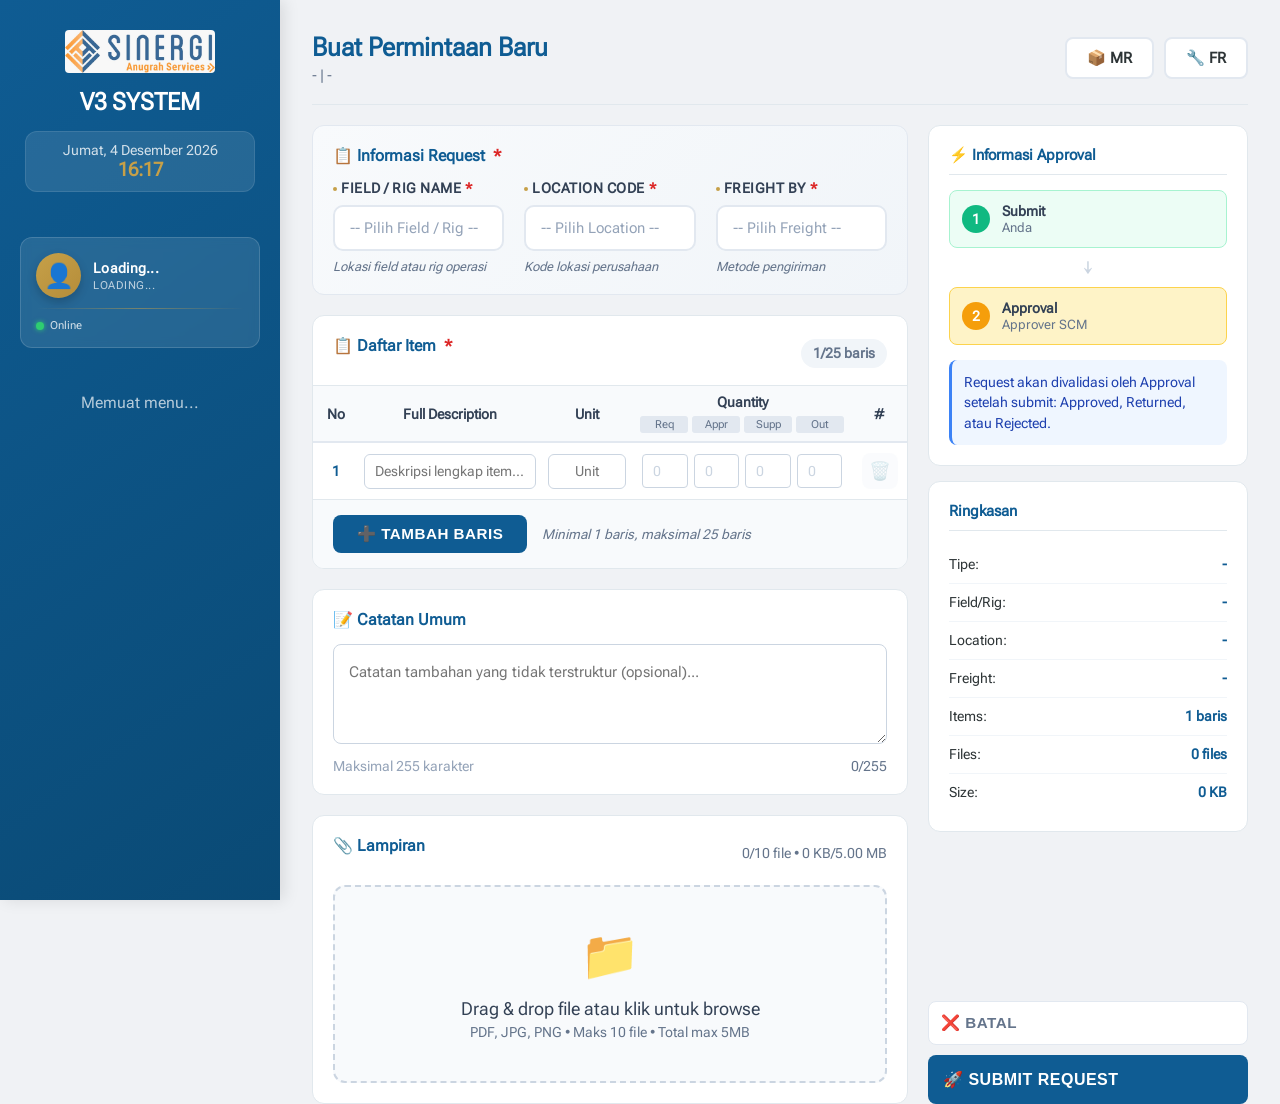
<file: Develop3/frontend/pages/create-request.html>
<!DOCTYPE html>
<html lang="id">
<head>
    <meta charset="UTF-8">
    <meta name="viewport" content="width=device-width, initial-scale=1.0">
    <title>Create Request | V3 System</title>
    <link rel="icon" type="image/x-icon" href="../assets/images/Logo3.png">
    
    <link rel="stylesheet" href="../assets/css/global.css">
    <link rel="stylesheet" href="../components/sidebar.css">
    <link rel="stylesheet" href="../components/modal.css">
    <link rel="stylesheet" href="../components/create-request.css">
    
    <script src="../assets/js/config.js"></script>
    <script>
        const API_BASE_URL = 'http://localhost/sas-orderapps/Develop3/gateway.php/request/mrfr';
    </script>
</head>
<body>

    <button id="mobile-menu-btn" class="mobile-toggle">☰ Menu</button>

    <div class="app-wrapper">
        <aside class="sidebar">
            <div class="sidebar-header">
                <img src="../assets/images/Logo.jpg" alt="Logo SAS" class="sidebar-logo">
                <h2>V3 SYSTEM</h2>
                <div class="clock-box" id="real-time-clock">00:00</div>
            </div>

            <div class="user-info-panel">
                <div class="user-info-header">
                    <div class="user-avatar">👤</div>
                    <div class="user-info-details">
                        <div class="user-name" id="sidebar-user-name">Loading...</div>
                        <div class="user-dept" id="sidebar-user-dept">Loading...</div>
                    </div>
                </div>
                <div class="user-info-divider"></div>
                <div class="user-info-status">
                    <span class="status-dot"></span>
                    <span>Online</span>
                </div>
            </div>

            <nav class="nav-list">
                <div style="text-align: center; padding: 20px; color: rgba(255,255,255,0.7);">
                    Memuat menu...
                </div>
            </nav>
        </aside>

        <main class="main-content">
            <header class="page-header-full">
                <div class="header-left">
                    <h1>Buat Permintaan Baru</h1>
                    <div class="user-info-inline">
                        <span id="display-user-name">-</span> | <span id="display-department">-</span>
                    </div>
                </div>
                <div class="header-right">
                    <div class="type-selector-inline">
                        <label class="type-btn">
                            <input type="radio" name="request_type" value="MR" required>
                            <span>📦 MR</span>
                        </label>
                        <label class="type-btn">
                            <input type="radio" name="request_type" value="FR" required>
                            <span>🔧 FR</span>
                        </label>
                    </div>
                </div>
            </header>
            
            <div class="create-request-fullpage">
                <form id="createRequestForm" enctype="multipart/form-data">
                    
                    <!-- Main Content Grid -->
                    <div class="request-grid">
                        
                        <!-- Left Column: Items Table & Notes -->
                        <div class="request-main">

                            <!-- REQUEST INFO SECTION -->
                            <div class="section-box request-info-section">
                                <h3 class="section-title">📋 Informasi Request <span class="required">*</span></h3>
                                
                                <div class="request-info-grid">
                                    <!-- Field / Rig Name -->
                                    <div class="form-group">
                                        <label for="field_rig_name">Field / Rig Name <span class="required">*</span></label>
                                        <select id="field_rig_name" name="field_rig_name" class="form-select" required>
                                            <option value="">-- Pilih Field / Rig --</option>
                                        </select>
                                        <span class="field-hint">Lokasi field atau rig operasi</span>
                                    </div>
                                    
                                    <!-- Location Code -->
                                    <div class="form-group">
                                        <label for="location_code">Location Code <span class="required">*</span></label>
                                        <select id="location_code" name="location_code" class="form-select" required>
                                            <option value="">-- Pilih Location --</option>
                                        </select>
                                        <span class="field-hint">Kode lokasi perusahaan</span>
                                    </div>
                                    
                                    <!-- Freight By -->
                                    <div class="form-group">
                                        <label for="freight_by">Freight By <span class="required">*</span></label>
                                        <select id="freight_by" name="freight_by" class="form-select" required>
                                            <option value="">-- Pilih Freight --</option>
                                            <option value="Land">🚛 Land</option>
                                            <option value="Sea">🚢 Sea</option>
                                            <option value="Air">✈️ Air</option>
                                            <option value="Hand Carried">📦 Hand Carried</option>
                                        </select>
                                        <span class="field-hint">Metode pengiriman</span>
                                    </div>
                                </div>
                            </div>

                            <!-- Items Table Section -->
                            <div class="section-box items-section">
                                <div class="section-header">
                                    <h3 class="section-title">📋 Daftar Item <span class="required">*</span></h3>
                                    <div class="items-counter">
                                        <span id="items-count">0</span>/25 baris
                                    </div>
                                </div>

                                <div class="items-table-container">
                                    <table class="items-table" id="items-table">
                                        <thead>
                                            <tr>
                                                <th class="col-no">No</th>
                                                <th class="col-desc">Full Description</th>
                                                <th class="col-unit">Unit</th>
                                                <th class="col-qty-header" colspan="4">
                                                    <div class="qty-header-inner">
                                                        <span>Quantity</span>
                                                        <div class="qty-subheaders">
                                                            <span>Req</span>
                                                            <span>Appr</span>
                                                            <span>Supp</span>
                                                            <span>Out</span>
                                                        </div>
                                                    </div>
                                                </th>
                                                <th class="col-action">#</th>
                                            </tr>
                                        </thead>
                                        <tbody id="items-tbody">
                                            <!-- Items will be added here dynamically -->
                                        </tbody>
                                    </table>
                                </div>

                                <div class="items-actions">
                                    <button type="button" class="btn btn-add-item" id="btn-add-item" onclick="addItemRow()">
                                        ➕ Tambah Baris
                                    </button>
                                    <span class="items-hint" id="items-hint">Minimal 1 baris, maksimal 25 baris</span>
                                </div>
                            </div>

                            <!-- General Notes Section -->
                            <div class="section-box">
                                <h3 class="section-title">📝 Catatan Umum</h3>
                                <textarea 
                                    id="general_notes" 
                                    name="general_notes" 
                                    class="notes-full"
                                    placeholder="Catatan tambahan yang tidak terstruktur (opsional)..."
                                    maxlength="255"
                                ></textarea>
                                <div class="desc-footer">
                                    <span class="hint">Maksimal 255 karakter</span>
                                    <span class="char-count"><span id="notes-count">0</span>/255</span>
                                </div>
                            </div>

                            <!-- Attachments Section -->
                            <div class="section-box">
                                <div class="section-header">
                                    <h3 class="section-title">📎 Lampiran</h3>
                                    <span class="file-limit" id="file-limit">0/10 file • 0/5MB</span>
                                </div>
                                
                                <div class="file-upload-area-full" id="drop-zone">
                                    <input 
                                        type="file" 
                                        id="attachment" 
                                        name="attachment" 
                                        accept=".pdf,.jpg,.jpeg,.png"
                                        multiple
                                        class="file-input-hidden"
                                    >
                                    <div class="upload-placeholder-full" id="upload-placeholder">
                                        <span class="upload-icon-large">📁</span>
                                        <p class="upload-text-main">Drag & drop file atau klik untuk browse</p>
                                        <p class="upload-hint-full">PDF, JPG, PNG • Maks 10 file • Total max 5MB</p>
                                    </div>
                                </div>

                                <div class="file-list-container" id="file-list-container" style="display: none;">
                                    <div class="file-list-header">
                                        <span>File terpilih</span>
                                        <button type="button" class="btn-clear-all" id="clear-all-files">Hapus Semua</button>
                                    </div>
                                    <div class="file-list" id="file-list">
                                        <!-- File items injected here -->
                                    </div>
                                </div>
                            </div>

                        </div>

                        <!-- Right Column: Approval Info & Actions -->
                        <div class="request-sidebar">
                            
                            <!-- Approval Info Box -->
                            <div class="info-card approval-info">
                                <h4>⚡ Informasi Approval</h4>
                                <div class="approval-flow">
                                    <div class="flow-step active">
                                        <span class="step-icon">1</span>
                                        <div class="step-detail">
                                            <span class="step-title">Submit</span>
                                            <span class="step-desc">Anda</span>
                                        </div>
                                    </div>
                                    <div class="flow-arrow">↓</div>
                                    <div class="flow-step pending">
                                        <span class="step-icon">2</span>
                                        <div class="step-detail">
                                            <span class="step-title">Approval</span>
                                            <span class="step-desc">Approver SCM</span>
                                        </div>
                                    </div>
                                </div>
                                <div class="approval-note">
                                    <p>Request akan divalidasi oleh Approval setelah submit: Approved, Returned, atau Rejected.</p>
                                </div>
                            </div>

                            <!-- Summary Box -->
                            <div class="info-card">
                                <h4>Ringkasan</h4>
                                <div class="summary-row">
                                    <span>Tipe:</span>
                                    <span class="summary-value" id="summary-type">-</span>
                                </div>
                                <div class="summary-row">
                                    <span>Field/Rig:</span>
                                    <span class="summary-value" id="summary-field-rig">-</span>
                                </div>
                                <div class="summary-row">
                                    <span>Location:</span>
                                    <span class="summary-value" id="summary-location">-</span>
                                </div>
                                <div class="summary-row">
                                    <span>Freight:</span>
                                    <span class="summary-value" id="summary-freight">-</span>
                                </div>
                                <div class="summary-row">
                                    <span>Items:</span>
                                    <span class="summary-value" id="summary-items">0 baris</span>
                                </div>
                                <div class="summary-row" id="summary-request-no-row" style="display: none;">
                                    <span>Nomor:</span>
                                    <span class="summary-value summary-request-no" id="summary-request-no">-</span>
                                </div>
                                <div class="summary-row">
                                    <span>Files:</span>
                                    <span class="summary-value" id="summary-files">0 files</span>
                                </div>
                                <div class="summary-row">
                                    <span>Size:</span>
                                    <span class="summary-value" id="summary-size">0 KB</span>
                                </div>
                            </div>

                            <!-- Action Buttons -->
                            <div class="sticky-actions">
                                <button type="button" class="btn btn-secondary" onclick="cancelCreate()">
                                    ❌ Batal
                                </button>
                                <button type="submit" class="btn btn-primary btn-large" id="btn-submit">
                                    🚀 Submit Request
                                </button>
                            </div>

                        </div>

                    </div>

                </form>
            </div>
        </main>
    </div>

    <!-- Modal Konfirmasi Submit -->
    <div id="confirmSubmitModal" class="modal-overlay">
        <div class="modal-content modal-sm">
            <div class="modal-header">
                <h3>🤔 Konfirmasi Submit</h3>
                <span class="close-modal" onclick="closeConfirmSubmit()">&times;</span>
            </div>
            <div class="modal-body modal-body-center">
                <div class="confirm-icon">📝</div>
                <p class="modal-message">Apakah data request sudah benar?</p>
                <div class="confirm-summary" id="confirm-summary">
                    <!-- Dynamic content -->
                </div>
                <p class="modal-submessage">Request yang sudah submit tidak dapat diedit.</p>
            </div>
            <div class="modal-footer modal-footer-center">
                <button class="btn btn-reset" onclick="closeConfirmSubmit()">✏️ Edit Kembali</button>
                <button class="btn btn-apply" onclick="confirmSubmit()">✅ Ya, Submit</button>
            </div>
        </div>
    </div>

    <!-- Modal Success -->
    <div id="successModal" class="modal-overlay">
        <div class="modal-content modal-sm">
            <div class="modal-header modal-header-success">
                <h3 id="success-title">✅ Berhasil</h3>
                <span class="close-modal" onclick="closeSuccessModal()">&times;</span>
            </div>
            <div class="modal-body modal-body-center">
                <div class="modal-icon modal-icon-success">✓</div>
                <p class="modal-message" id="success-message">Request berhasil dibuat</p>
                <p class="request-number-large" id="success-request-no">-</p>
                <p class="modal-submessage" id="success-submessage">Menunggu approval dari Approver SCM</p>
            </div>
            <div class="modal-footer modal-footer-center" id="success-footer">
                <button class="btn btn-success" onclick="goToList()" id="success-btn-list">Lihat List</button>
                <button class="btn btn-apply" onclick="createAnother()" id="success-btn-again">Buat Lagi</button>
            </div>
        </div>
    </div>

    <!-- Modal Error -->
    <div id="errorModal" class="modal-overlay">
        <div class="modal-content modal-sm">
            <div class="modal-header modal-header-danger">
                <h3>❌ Gagal</h3>
                <span class="close-modal" onclick="closeErrorModal()">&times;</span>
            </div>
            <div class="modal-body modal-body-center">
                <div class="modal-icon modal-icon-danger">✕</div>
                <p class="modal-message" id="error-message">Terjadi kesalahan</p>
            </div>
            <div class="modal-footer modal-footer-center">
                <button class="btn btn-reset" onclick="closeErrorModal()">Tutup</button>
            </div>
        </div>
    </div>

    <script src="../app.js"></script>
    <script src="../logic/sidebar-dynamics.js"></script>
    <script src="../logic/create-request.js"></script>
</body>
</html>
</file>
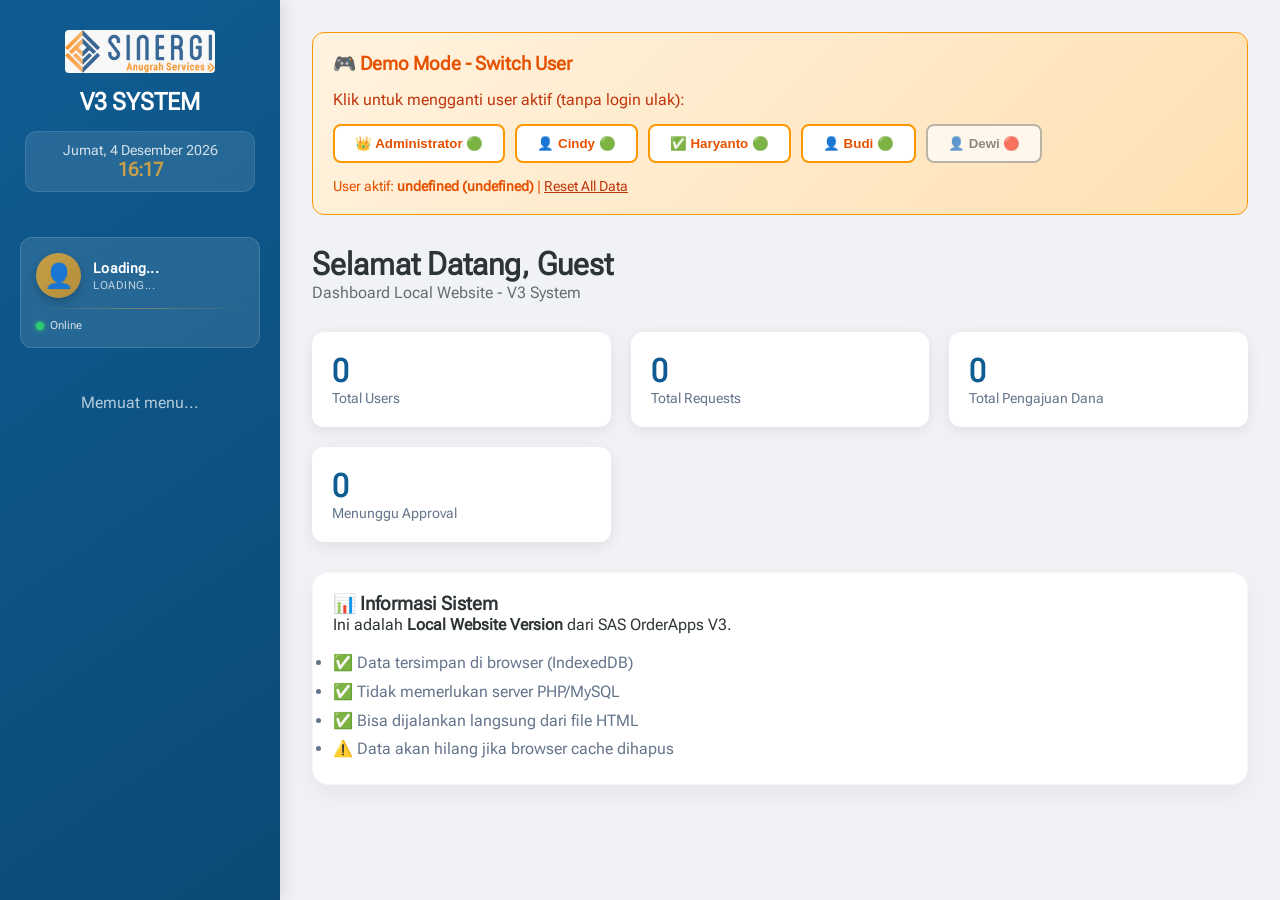
<file: Develop3/frontend/pages/dashboard.html>
<!DOCTYPE html>
<html lang="id">
<head>
    <meta charset="UTF-8">
    <meta name="viewport" content="width=device-width, initial-scale=1.0">
    <title>Dashboard - V3 System</title>
    <link rel="icon" type="image/x-icon" href="../assets/images/Logo3.png">
    <link rel="stylesheet" href="../assets/css/global.css">
    <link rel="stylesheet" href="../components/sidebar.css">
    
    <!-- URUTAN PENTING: db.js HARUS sebelum config.js -->
    <script src="../assets/js/db.js"></script>
    <script src="../assets/js/config.js"></script>
    
    <style>
        .demo-panel {
            background: linear-gradient(135deg, #fff3e0 0%, #ffe0b2 100%);
            border: 1px solid #ff9800;
            border-radius: 12px;
            padding: 20px;
            margin-bottom: 30px;
        }
        .demo-panel h3 {
            color: #e65100;
            margin-bottom: 15px;
        }
        .user-switcher {
            display: flex;
            gap: 10px;
            flex-wrap: wrap;
        }
        .user-btn {
            padding: 10px 20px;
            border: 2px solid #ff9800;
            background: white;
            color: #e65100;
            border-radius: 8px;
            cursor: pointer;
            font-weight: 600;
            transition: all 0.2s;
        }
        .user-btn:hover {
            background: #ff9800;
            color: white;
        }
        .user-btn.active {
            background: #ff9800;
            color: white;
        }
        .user-btn.inactive-user {
            border-color: #9e9e9e;
            color: #616161;
            opacity: 0.7;
        }
        .user-btn.inactive-user:hover {
            background: #9e9e9e;
            color: white;
        }
        .stats-grid {
            display: grid;
            grid-template-columns: repeat(auto-fit, minmax(250px, 1fr));
            gap: 20px;
            margin-top: 20px;
        }
        .stat-card {
            background: white;
            border-radius: 12px;
            padding: 20px;
            box-shadow: 0 4px 15px rgba(0,0,0,0.08);
        }
        .stat-value {
            font-size: 2rem;
            font-weight: 700;
            color: var(--primary);
        }
        .stat-label {
            color: #64748b;
            font-size: 0.9rem;
        }
        .status-indicator {
            display: inline-block;
            width: 8px;
            height: 8px;
            border-radius: 50%;
            margin-right: 6px;
        }
        .status-active { background: #2ecc71; box-shadow: 0 0 5px #2ecc71; }
        .status-inactive { background: #e74c3c; }
    </style>
</head>
<body>

    <button id="mobile-menu-btn" class="mobile-toggle">☰ Menu</button>

    <div class="app-wrapper">
        <aside class="sidebar">
            <div class="sidebar-header">
                <img src="../assets/images/Logo.jpg" alt="Logo SAS" class="sidebar-logo">
                <h2>V3 SYSTEM</h2>
                <div class="clock-box" id="real-time-clock">00:00</div>
            </div>

            <div class="user-info-panel">
                <div class="user-info-header">
                    <div class="user-avatar">👤</div>
                    <div class="user-info-details">
                        <div class="user-name" id="sidebar-user-name">Loading...</div>
                        <div class="user-dept" id="sidebar-user-dept">Loading...</div>
                    </div>
                </div>
                <div class="user-info-divider"></div>
                <div class="user-info-status">
                    <span class="status-dot"></span>
                    <span>Online</span>
                </div>
            </div>

            <nav class="nav-list">
                <div style="text-align: center; padding: 20px; color: rgba(255,255,255,0.7);">
                    Memuat menu...
                </div>
            </nav>
        </aside>

        <main class="main-content">
            <!-- Demo Panel -->
            <div class="demo-panel">
                <h3>🎮 Demo Mode - Switch User</h3>
                <p style="margin-bottom: 15px; color: #bf360c;">Klik untuk mengganti user aktif (tanpa login ulak):</p>
                
                <!-- User Buttons Container - Akan di-render oleh JavaScript -->
                <div class="user-switcher" id="user-switcher-container">
                    <!-- Buttons akan di-generate otomatis dari config.js -->
                </div>
                
                <p style="margin-top: 15px; font-size: 0.85rem; color: #e65100;">
                    User aktif: <strong id="current-user-display">-</strong> | 
                    <a href="#" onclick="APP_CONFIG.resetAllData().then(() => location.reload())" style="color: #bf360c;">Reset All Data</a>
                </p>
            </div>

            <header style="margin-bottom: 30px;">
                <h1 id="welcome-text">Selamat Datang</h1>
                <p style="color: #636e72;">Dashboard Local Website - V3 System</p>
            </header>

            <div class="stats-grid">
                <div class="stat-card">
                    <div class="stat-value" id="stat-users">0</div>
                    <div class="stat-label">Total Users</div>
                </div>
                <div class="stat-card">
                    <div class="stat-value" id="stat-requests">0</div>
                    <div class="stat-label">Total Requests</div>
                </div>
                <div class="stat-card">
                    <div class="stat-value" id="stat-pd">0</div>
                    <div class="stat-label">Total Pengajuan Dana</div>
                </div>
                <div class="stat-card">
                    <div class="stat-value" id="stat-pending">0</div>
                    <div class="stat-label">Menunggu Approval</div>
                </div>
            </div>

            <div class="card-modern" style="margin-top: 30px;">
                <h3>📊 Informasi Sistem</h3>
                <p>Ini adalah <strong>Local Website Version</strong> dari SAS OrderApps V3.</p>
                <ul style="margin-top: 15px; line-height: 1.8; color: #64748b;">
                    <li>✅ Data tersimpan di browser (IndexedDB)</li>
                    <li>✅ Tidak memerlukan server PHP/MySQL</li>
                    <li>✅ Bisa dijalankan langsung dari file HTML</li>
                    <li>⚠️ Data akan hilang jika browser cache dihapus</li>
                </ul>
            </div>
        </main>
    </div>

    <script src="../app.js"></script>
    <script src="../logic/sidebar-dynamics.js"></script>
    <script>
        // Generate user buttons dari config.js MOCK_DATA
        function renderUserButtons() {
            const container = document.getElementById('user-switcher-container');
            const session = JSON.parse(sessionStorage.getItem('sas_user_session') || '{}');
            
            // Ambil data users dari APP_CONFIG
            let users = [];
            if (typeof APP_CONFIG !== 'undefined' && APP_CONFIG.MOCK_DATA && APP_CONFIG.MOCK_DATA.users) {
                users = APP_CONFIG.MOCK_DATA.users;
            }
            
            if (users.length === 0) {
                container.innerHTML = '<p style="color: #999;">Tidak ada data user</p>';
                return;
            }
            
            let html = '';
            
            users.forEach(user => {
                const isActive = session.id === user.id;
                const isActiveClass = isActive ? 'active' : '';
                const inactiveClass = user.is_active === 0 ? 'inactive-user' : '';
                const statusIcon = user.is_active === 1 ? '🟢' : '🔴';
                const roleIcon = getRoleIcon(user.id_role);
                
                html += `
                    <button class="user-btn ${isActiveClass} ${inactiveClass}" 
                            onclick="switchToUser('${user.id}')"
                            title="${user.nama_role} - ${user.departemen} ${user.is_active === 0 ? '(Nonaktif)' : ''}">
                        ${roleIcon} ${user.nama_lengkap.split(' ')[0]} ${statusIcon}
                    </button>
                `;
            });
            
            container.innerHTML = html;
        }
        
        function getRoleIcon(roleId) {
            const icons = {
                '01': '👑',  // Admin
                '02': '👤',  // User
                '03': '✅'   // Approver
            };
            return icons[roleId] || '👤';
        }
        
        // Update welcome text dan stats
        async function updateDashboard() {
            const session = JSON.parse(sessionStorage.getItem('sas_user_session') || '{}');
            document.getElementById('welcome-text').textContent = `Selamat Datang, ${session.nama_lengkap || 'Guest'}`;
            document.getElementById('current-user-display').textContent = `${session.nama_lengkap} (${session.nama_role})`;
            
            // Render user buttons
            renderUserButtons();
            
            // Load stats
            try {
                const users = await LocalDB.getAll('users');
                const requests = await LocalDB.getAll('requests');
                const pd = await LocalDB.getAll('pd');
                const pending = requests.filter(r => r.status === 'Waiting').length + pd.filter(p => p.status === 'Waiting').length;
                
                document.getElementById('stat-users').textContent = users.length;
                document.getElementById('stat-requests').textContent = requests.length;
                document.getElementById('stat-pd').textContent = pd.length;
                document.getElementById('stat-pending').textContent = pending;
            } catch (error) {
                console.error('Error loading stats:', error);
            }
        }
        
        async function switchToUser(userId) {
            // Cek jika user nonaktif
            const user = APP_CONFIG.MOCK_DATA.users.find(u => u.id === userId);
            if (user && user.is_active === 0) {
                if (!confirm(`User ${user.nama_lengkap} sedang NONAKTIF. Tetap lanjutkan?`)) {
                    return;
                }
            }
            
            await APP_CONFIG.switchUser(userId);
            
            // FORCE REFRESH SIDEBAR setelah ganti user
            if (typeof window.refreshSidebar === 'function') {
                window.refreshSidebar();
            }
            
            location.reload();
        }
        
        document.addEventListener('DOMContentLoaded', updateDashboard);
    </script>
</body>
</html>
</file>
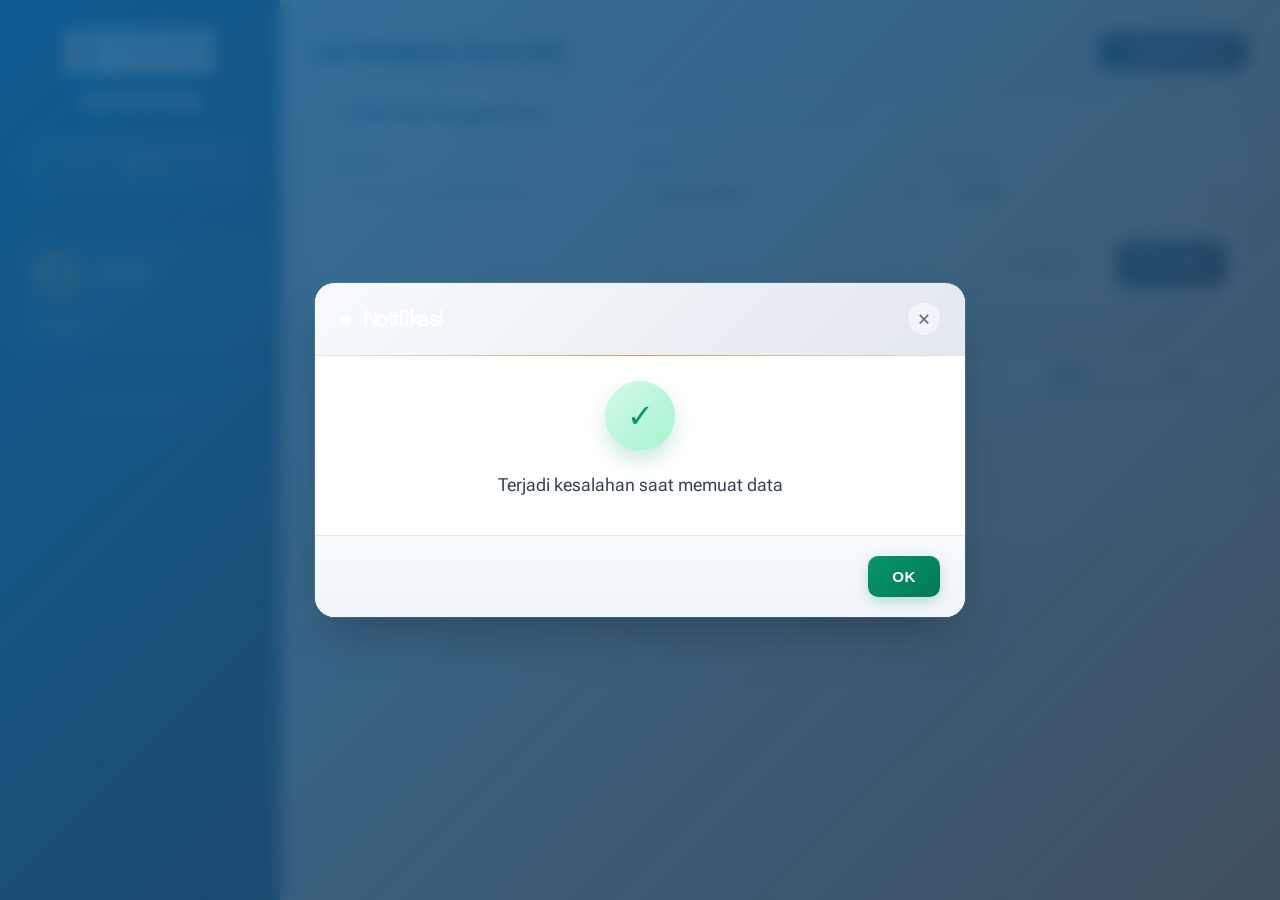
<file: Develop3/frontend/pages/list-pd.html>
<!DOCTYPE html>
<html lang="id">
<head>
    <meta charset="UTF-8">
    <meta name="viewport" content="width=device-width, initial-scale=1.0">
    <title>List Pengajuan Dana - V3 System</title>
    <link rel="icon" type="image/x-icon" href="../assets/images/Logo3.png">
    
    <link rel="stylesheet" href="../assets/css/global.css">
    <link rel="stylesheet" href="../components/sidebar.css">
    <link rel="stylesheet" href="../components/filter-data.css">
    <link rel="stylesheet" href="../components/table.css">
    <link rel="stylesheet" href="../components/modal.css">
    <link rel="stylesheet" href="../components/list-request.css">
    <link rel="stylesheet" href="../components/pd.css">
    
    <script src="../assets/js/config.js"></script>
    <script>
        const API_BASE_URL = 'http://localhost/sas-orderapps/Develop3/gateway.php/request/pd';
    </script>
</head>
<body>

    <button id="mobile-menu-btn" class="mobile-toggle">☰ Menu</button>

    <div class="app-wrapper">
        <aside class="sidebar">
            <div class="sidebar-header">
                <img src="../assets/images/Logo.jpg" alt="Logo SAS" class="sidebar-logo">
                <h2>V3 SYSTEM</h2>
                <div class="clock-box" id="real-time-clock">00:00</div>
            </div>

            <div class="user-info-panel">
                <div class="user-info-header">
                    <div class="user-avatar">👤</div>
                    <div class="user-info-details">
                        <div class="user-name" id="sidebar-user-name">Loading...</div>
                        <div class="user-dept" id="sidebar-user-dept">Loading...</div>
                    </div>
                </div>
                <div class="user-info-divider"></div>
                <div class="user-info-status">
                    <span class="status-dot"></span>
                    <span>Online</span>
                </div>
            </div>

            <nav class="nav-list">
                <div style="text-align: center; padding: 20px; color: rgba(255,255,255,0.7);">
                    Memuat menu...
                </div>
            </nav>
        </aside>

        <main class="main-content">
            <header class="action-bar">
                <h1 style="color: var(--primary); font-size: 1.5rem;">List Pengajuan Dana (PD)</h1>
                <button class="btn-add-request" onclick="window.location.href='create-pd.html'">
                    <span>+</span> Buat PD Baru
                </button>
            </header>

            <section class="filter-section">
                <div class="filter-header">
                    <span>▼ Filter Data Pengajuan Dana</span>
                </div>
                <div class="filter-body">
                    <div class="filter-group">
                        <label>Pencarian</label>
                        <input type="text" class="filter-input" placeholder="Cari nomor PD atau deskripsi..." id="filter-search">
                    </div>
                    <div class="filter-group">
                        <label>Status</label>
                        <select class="filter-input" id="filter-status">
                            <option value="">Semua Status</option>
                            <option value="Waiting">Waiting</option>
                            <option value="Approved">Approved</option>
                            <option value="Returned">Returned</option>
                            <option value="Rejected">Rejected</option>
                        </select>
                    </div>
                    <div class="filter-group">
                        <label>Referensi</label>
                        <select class="filter-input" id="filter-reference">
                            <option value="">Semua</option>
                            <option value="with">Dengan Referensi</option>
                            <option value="without">Tanpa Referensi</option>
                        </select>
                    </div>

                    <div class="filter-actions">
                        <button class="btn btn-reset" onclick="resetFilter()">↺ Reset</button>
                        <button class="btn btn-apply" id="btn-cari">🔍 Cari</button>
                    </div>
                </div>
            </section>

            <div class="table-count">Data Pengajuan Dana</div>

            <div class="table-container">
                <table class="modern-table">
                    <thead>
                        <tr>
                            <th onclick="sortData('pd_no')" style="cursor:pointer">Nomor PD ↕</th>
                            <th onclick="sortData('user_name')" style="cursor:pointer">Nama Lengkap ↕</th>
                            <th onclick="sortData('nominal')" style="cursor:pointer">Nominal ↕</th>
                            <th onclick="sortData('created_at')" style="cursor:pointer">Tanggal ↕</th>
                            <th>Status</th>
                            <th>Aksi</th>
                        </tr>
                    </thead>
                    <tbody id="pd-table-body">
                        <tr>
                            <td colspan="6" style="text-align: center; padding: 40px; color: #999;">
                                Memuat data...
                            </td>
                        </tr>
                    </tbody>
                </table>
                <div id="pagination-container" class="pagination-container"></div>
            </div>
        </main>
    </div>

    <!-- Modal Detail PD -->
    <div id="detailModal" class="modal-overlay">
        <div class="modal-content modal-lg">
            <div class="modal-header">
                <h3>Detail Pengajuan Dana</h3>
                <span class="close-modal" onclick="closeDetailModal()">&times;</span>
            </div>
            <div class="modal-body" id="detail-content">
                <!-- Content loaded by JS -->
            </div>
            <div class="modal-footer" id="detail-footer">
                <!-- Buttons loaded by JS -->
            </div>
        </div>
    </div>

    <!-- Modal Approval -->
    <div id="approvalModal" class="modal-overlay">
        <div class="modal-content">
            <div class="modal-header">
                <h3>Approval Action</h3>
                <span class="close-modal" onclick="closeApprovalModal()">&times;</span>
            </div>
            <div class="modal-body">
                <div class="form-group">
                    <label>Aksi</label>
                    <select class="filter-input" id="approval-action">
                        <option value="Approve">✅ Approve</option>
                        <option value="Return">🔄 Return</option>
                        <option value="Reject">❌ Reject</option>
                    </select>
                </div>
                <div class="form-group">
                    <label>Remark / Catatan</label>
                    <textarea class="filter-input" id="approval-remark" rows="4" placeholder="Masukkan catatan..."></textarea>
                </div>
            </div>
            <div class="modal-footer">
                <button class="btn btn-reset" onclick="closeApprovalModal()">Batal</button>
                <button class="btn btn-apply" onclick="submitApproval()">Submit</button>
            </div>
        </div>
    </div>

    <!-- Modal Preview Attachment -->
    <div id="attachmentModal" class="modal-overlay">
        <div class="modal-content modal-xl">
            <div class="modal-header">
                <h3>Preview Attachment</h3>
                <span class="close-modal" onclick="closeAttachmentModal()">&times;</span>
            </div>
            <div class="modal-body attachment-modal-body">
                <div class="attachment-sidebar">
                    <div class="attachment-sidebar-header">
                        <span>📎 File Attachment</span>
                        <span id="attachment-count">0 file</span>
                    </div>
                    <div class="attachment-list" id="attachment-list">
                        <!-- List items generated by JS -->
                    </div>
                </div>
                
                <div class="attachment-preview-area">
                    <div class="attachment-preview-container" id="attachment-preview-container">
                        <img id="attachment-preview-img" style="display: none;">
                        <iframe id="attachment-preview-pdf" style="display: none;"></iframe>
                        <div id="attachment-no-preview" style="display: none;">
                            <div class="no-preview-icon">📄</div>
                            <p>File tidak dapat dipreview</p>
                            <span class="no-preview-filename" id="no-preview-filename"></span>
                        </div>
                    </div>
                    
                    <div class="attachment-nav-controls">
                        <button class="btn-nav" onclick="prevAttachment()" id="btn-prev" title="Previous">
                            ◀ Prev
                        </button>
                        <span class="attachment-counter" id="attachment-counter">1 / 1</span>
                        <button class="btn-nav" onclick="nextAttachment()" id="btn-next" title="Next">
                            Next ▶
                        </button>
                    </div>
                </div>
            </div>
            <div class="modal-footer">
                <button class="btn btn-success" onclick="downloadCurrentAttachment()">📥 Download File Ini</button>
                <button class="btn btn-apply" onclick="downloadAllAttachments()">📦 Download Semua</button>
                <button class="btn btn-reset" onclick="closeAttachmentModal()">Tutup</button>
            </div>
        </div>
    </div>

    <!-- Modal Alert -->
    <div id="alertModal" class="modal-overlay">
        <div class="modal-content modal-sm">
            <div class="modal-header modal-header-success">
                <h3>Notifikasi</h3>
                <span class="close-modal" onclick="closeAlertModal()">&times;</span>
            </div>
            <div class="modal-body modal-body-center">
                <div class="modal-icon modal-icon-success">✓</div>
                <p id="alertMessage" class="modal-message">Pesan</p>
            </div>
            <div class="modal-footer modal-footer-center">
                <button class="btn btn-success" onclick="closeAlertModal()">OK</button>
            </div>
        </div>
    </div>

    <script src="../app.js"></script>
    <script src="../logic/sidebar-dynamics.js"></script>
    <script src="../logic/list-pd.js"></script>
</body>
</html>
</file>
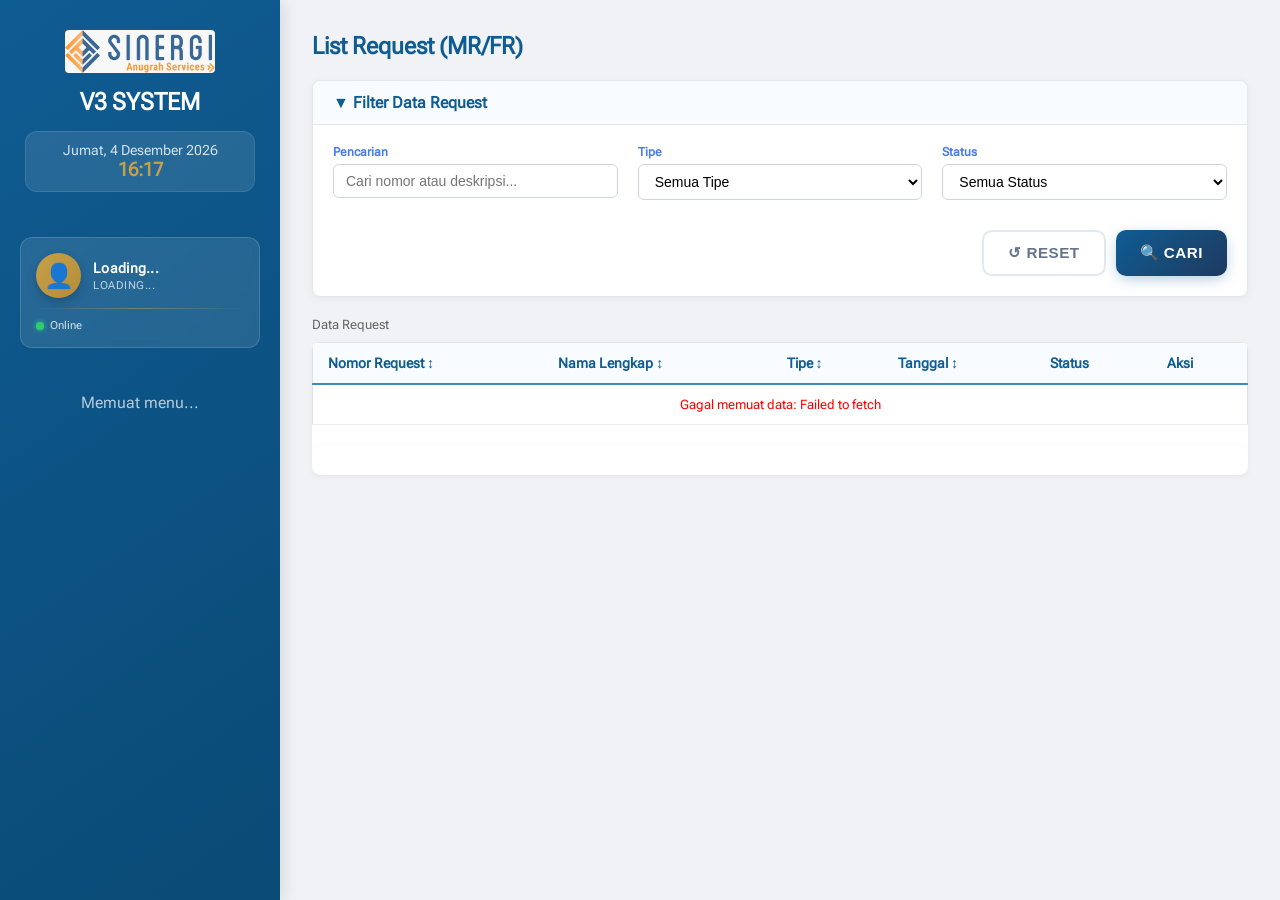
<file: Develop3/frontend/pages/list-request.html>
<!DOCTYPE html>
<html lang="id">
<head>
    <meta charset="UTF-8">
    <meta name="viewport" content="width=device-width, initial-scale=1.0">
    <title>List Request (MR/FR) - V3 System</title>
    <link rel="icon" type="image/x-icon" href="../assets/images/Logo3.png">
    
    <link rel="stylesheet" href="../assets/css/global.css">
    <link rel="stylesheet" href="../components/sidebar.css">
    <link rel="stylesheet" href="../components/filter-data.css">
    <link rel="stylesheet" href="../components/table.css">
    <link rel="stylesheet" href="../components/modal.css">
    <link rel="stylesheet" href="../components/list-request.css">
    <script src="../assets/js/config.js"></script>
    <script>
        const API_BASE_URL = 'http://localhost/sas-orderapps/Develop3/gateway.php/request/mrfr';
    </script>
</head>
<body>

    <button id="mobile-menu-btn" class="mobile-toggle">☰ Menu</button>

    <div class="app-wrapper">
        <aside class="sidebar">
            <div class="sidebar-header">
                <img src="../assets/images/Logo.jpg" alt="Logo SAS" class="sidebar-logo">
                <h2>V3 SYSTEM</h2>
                <div class="clock-box" id="real-time-clock">00:00</div>
            </div>

            <div class="user-info-panel">
                <div class="user-info-header">
                    <div class="user-avatar">👤</div>
                    <div class="user-info-details">
                        <div class="user-name" id="sidebar-user-name">Loading...</div>
                        <div class="user-dept" id="sidebar-user-dept">Loading...</div>
                    </div>
                </div>
                <div class="user-info-divider"></div>
                <div class="user-info-status">
                    <span class="status-dot"></span>
                    <span>Online</span>
                </div>
            </div>

            <nav class="nav-list">
                <div style="text-align: center; padding: 20px; color: rgba(255,255,255,0.7);">
                    Memuat menu...
                </div>
            </nav>
        </aside>

        <main class="main-content">
            <header class="action-bar">
                <h1 style="color: var(--primary); font-size: 1.5rem;">List Request (MR/FR)</h1>
            </header>

            <section class="filter-section">
                <div class="filter-header">
                    <span>▼ Filter Data Request</span>
                </div>
                <div class="filter-body">
                    <div class="filter-group">
                        <label>Pencarian</label>
                        <input type="text" class="filter-input" placeholder="Cari nomor atau deskripsi..." id="filter-search">
                    </div>
                    <div class="filter-group">
                        <label>Tipe</label>
                        <select class="filter-input" id="filter-type">
                            <option value="">Semua Tipe</option>
                            <option value="MR">Material Request (MR)</option>
                            <option value="FR">Field Request (FR)</option>
                        </select>
                    </div>
                    <div class="filter-group">
                        <label>Status</label>
                        <select class="filter-input" id="filter-status">
                            <option value="">Semua Status</option>
                            <option value="Waiting">Waiting</option>
                            <option value="Approved">Approved</option>
                            <option value="Returned">Returned</option>
                            <option value="Rejected">Rejected</option>
                        </select>
                    </div>

                    <div class="filter-actions">
                        <button class="btn btn-reset" onclick="resetFilter()">↺ Reset</button>
                        <button class="btn btn-apply" id="btn-cari">🔍 Cari</button>
                    </div>
                </div>
            </section>

            <div class="table-count">Data Request</div>

            <div class="table-container">
                <table class="modern-table">
                    <thead>
                        <tr>
                            <th onclick="sortData('request_no')" style="cursor:pointer">Nomor Request ↕</th>
                            <th onclick="sortData('user_name')" style="cursor:pointer">Nama Lengkap ↕</th>
                            <th onclick="sortData('request_type')" style="cursor:pointer">Tipe ↕</th>
                            <th onclick="sortData('created_at')" style="cursor:pointer">Tanggal ↕</th>
                            <th>Status</th>
                            <th>Aksi</th>
                        </tr>
                    </thead>
                    <tbody id="request-table-body">
                        <tr>
                            <td colspan="6" style="text-align: center; padding: 40px; color: #999;">
                                Memuat data...
                            </td>
                        </tr>
                    </tbody>
                </table>
                <div id="pagination-container" class="pagination-container"></div>
            </div>
        </main>
    </div>

    <!-- Modal Detail Request -->
    <div id="detailModal" class="modal-overlay">
        <div class="modal-content modal-lg">
            <div class="modal-header">
                <h3>Detail Request</h3>
                <span class="close-modal" onclick="closeDetailModal()">&times;</span>
            </div>
            <div class="modal-body" id="detail-content">
                <!-- Content loaded by JS -->
            </div>
            <div class="modal-footer" id="detail-footer">
                <!-- Buttons loaded by JS -->
            </div>
        </div>
    </div>

    <!-- Modal Approval (Approver Only) -->
    <div id="approvalModal" class="modal-overlay">
        <div class="modal-content">
            <div class="modal-header">
                <h3>Approval Action</h3>
                <span class="close-modal" onclick="closeApprovalModal()">&times;</span>
            </div>
            <div class="modal-body">
                <div class="form-group">
                    <label>Aksi</label>
                    <select class="filter-input" id="approval-action">
                        <option value="Approve">✅ Approve</option>
                        <option value="Return">🔄 Return</option>
                        <option value="Reject">❌ Reject</option>
                    </select>
                </div>
                <div class="form-group">
                    <label>Remark / Catatan</label>
                    <textarea class="filter-input" id="approval-remark" rows="4" placeholder="Masukkan catatan..."></textarea>
                </div>
            </div>
            <div class="modal-footer">
                <button class="btn btn-reset" onclick="closeApprovalModal()">Batal</button>
                <button class="btn btn-apply" onclick="submitApproval()">Submit</button>
            </div>
        </div>
    </div>

    <!-- Modal Preview PDF -->
    <div id="pdfModal" class="modal-overlay">
        <div class="modal-content modal-lg">
            <div class="modal-header">
                <h3>Preview Purchase Order</h3>
                <span class="close-modal" onclick="closePdfModal()">&times;</span>
            </div>
            <div class="modal-body" style="padding: 0; height: 500px;">
                <iframe id="pdf-preview-frame" style="width: 100%; height: 100%; border: none;"></iframe>
            </div>
            <div class="modal-footer">
                <button class="btn btn-apply" onclick="printPDF()">🖨️ Print</button>
                <button class="btn btn-success" onclick="downloadPDF()">📥 Download</button>
                <button class="btn btn-reset" onclick="closePdfModal()">Tutup</button>
            </div>
        </div>
    </div>

    <!-- Modal Preview Attachment (FIXED: Multiple Files Support) -->
    <div id="attachmentModal" class="modal-overlay">
        <div class="modal-content modal-xl">
            <div class="modal-header">
                <h3>Preview Attachment</h3>
                <span class="close-modal" onclick="closeAttachmentModal()">&times;</span>
            </div>
            <div class="modal-body attachment-modal-body">
                <!-- Sidebar: List Attachment -->
                <div class="attachment-sidebar">
                    <div class="attachment-sidebar-header">
                        <span>📎 File Attachment</span>
                        <span id="attachment-count">0 file</span>
                    </div>
                    <div class="attachment-list" id="attachment-list">
                        <!-- List items generated by JS -->
                    </div>
                </div>
                
                <!-- Main: Preview Area -->
                <div class="attachment-preview-area">
                    <div class="attachment-preview-container" id="attachment-preview-container">
                        <img id="attachment-preview-img" style="display: none;">
                        <iframe id="attachment-preview-pdf" style="display: none;"></iframe>
                        <div id="attachment-no-preview" style="display: none;">
                            <div class="no-preview-icon">📄</div>
                            <p>File tidak dapat dipreview</p>
                            <span class="no-preview-filename" id="no-preview-filename"></span>
                        </div>
                    </div>
                    
                    <!-- Navigation Controls -->
                    <div class="attachment-nav-controls">
                        <button class="btn-nav" onclick="prevAttachment()" id="btn-prev" title="Previous">
                            ◀ Prev
                        </button>
                        <span class="attachment-counter" id="attachment-counter">1 / 1</span>
                        <button class="btn-nav" onclick="nextAttachment()" id="btn-next" title="Next">
                            Next ▶
                        </button>
                    </div>
                </div>
            </div>
            <div class="modal-footer">
                <button class="btn btn-success" onclick="downloadCurrentAttachment()">📥 Download File Ini</button>
                <button class="btn btn-apply" onclick="downloadAllAttachments()">📦 Download Semua</button>
                <button class="btn btn-reset" onclick="closeAttachmentModal()">Tutup</button>
            </div>
        </div>
    </div>

    <!-- Modal Alert -->
    <div id="alertModal" class="modal-overlay">
        <div class="modal-content modal-sm">
            <div class="modal-header modal-header-success">
                <h3>Notifikasi</h3>
                <span class="close-modal" onclick="closeAlertModal()">&times;</span>
            </div>
            <div class="modal-body modal-body-center">
                <div class="modal-icon modal-icon-success">✓</div>
                <p id="alertMessage" class="modal-message">Pesan</p>
            </div>
            <div class="modal-footer modal-footer-center">
                <button class="btn btn-success" onclick="closeAlertModal()">OK</button>
            </div>
        </div>
    </div>

    <script src="../app.js"></script>
    <script src="../logic/sidebar-dynamics.js"></script>
    <script src="../logic/list-request.js"></script>
</body>
</html>
</file>
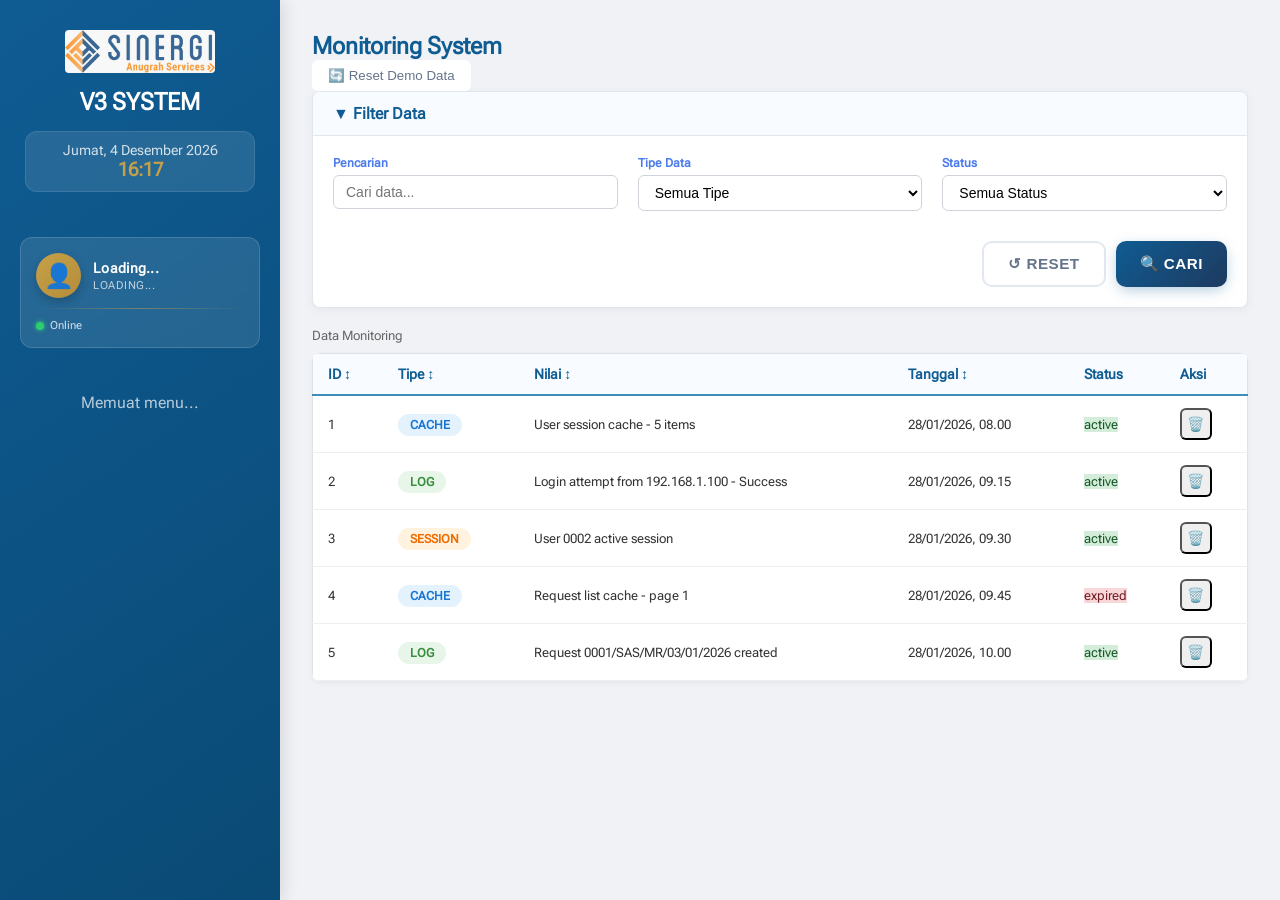
<file: Develop3/frontend/pages/monitoring.html>
<!DOCTYPE html>
<html lang="id">
<head>
    <meta charset="UTF-8">
    <meta name="viewport" content="width=device-width, initial-scale=1.0">
    <title>Monitoring - V3 System</title>
    <link rel="icon" type="image/x-icon" href="../assets/images/Logo3.png">
    
    <link rel="stylesheet" href="../assets/css/global.css">
    <link rel="stylesheet" href="../components/sidebar.css">
    <link rel="stylesheet" href="../components/filter-data.css">
    <link rel="stylesheet" href="../components/table.css">
    <link rel="stylesheet" href="../components/modal.css">
    
    <!-- URUTAN PENTING: db.js HARUS sebelum config.js -->
    <script src="../assets/js/db.js"></script>
    <script src="../assets/js/config.js"></script>
    
    <style>
        .type-badge {
            padding: 4px 12px;
            border-radius: 20px;
            font-size: 0.75rem;
            font-weight: bold;
            text-transform: uppercase;
        }
        .type-cache { background: #e3f2fd; color: #1976d2; }
        .type-log { background: #e8f5e9; color: #388e3c; }
        .type-session { background: #fff3e0; color: #ef6c00; }
        
        .status-active { background: #d4edda; color: #155724; }
        .status-expired { background: #f8d7da; color: #721c24; }
    </style>
</head>
<body>

    <button id="mobile-menu-btn" class="mobile-toggle">☰ Menu</button>

    <div class="app-wrapper">
        <aside class="sidebar">
            <div class="sidebar-header">
                <img src="../assets/images/Logo.jpg" alt="Logo SAS" class="sidebar-logo">
                <h2>V3 SYSTEM</h2>
                <div class="clock-box" id="real-time-clock">00:00</div>
            </div>

            <div class="user-info-panel">
                <div class="user-info-header">
                    <div class="user-avatar">👤</div>
                    <div class="user-info-details">
                        <div class="user-name" id="sidebar-user-name">Loading...</div>
                        <div class="user-dept" id="sidebar-user-dept">Loading...</div>
                    </div>
                </div>
                <div class="user-info-divider"></div>
                <div class="user-info-status">
                    <span class="status-dot"></span>
                    <span>Online</span>
                </div>
            </div>

            <nav class="nav-list">
                <div style="text-align: center; padding: 20px; color: rgba(255,255,255,0.7);">
                    Memuat menu...
                </div>
            </nav>
        </aside>

        <main class="main-content">
            <header class="action-bar">
                <h1 style="color: var(--primary); font-size: 1.5rem;">Monitoring System</h1>
                <button class="btn-reset" onclick="APP_CONFIG.resetAllData().then(() => { showAlert('Data direset'); loadMonitoring(); })" style="padding: 8px 16px; border-radius: 6px; border: none; cursor: pointer;">
                    🔄 Reset Demo Data
                </button>
            </header>

            <section class="filter-section">
                <div class="filter-header">
                    <span>▼ Filter Data</span>
                </div>
                <div class="filter-body">
                    <div class="filter-group">
                        <label>Pencarian</label>
                        <input type="text" class="filter-input" placeholder="Cari data..." id="filter-search">
                    </div>
                    <div class="filter-group">
                        <label>Tipe Data</label>
                        <select class="filter-input" id="filter-type">
                            <option value="">Semua Tipe</option>
                            <option value="cache">Cache</option>
                            <option value="log">Log</option>
                            <option value="session">Session</option>
                        </select>
                    </div>
                    <div class="filter-group">
                        <label>Status</label>
                        <select class="filter-input" id="filter-status">
                            <option value="">Semua Status</option>
                            <option value="active">Active</option>
                            <option value="expired">Expired</option>
                        </select>
                    </div>

                    <div class="filter-actions">
                        <button class="btn btn-reset" onclick="resetFilter()">↺ Reset</button>
                        <button class="btn btn-apply" id="btn-cari">🔍 Cari</button>
                    </div>
                </div>
            </section>

            <div class="table-count">Data Monitoring</div>

            <div class="table-container">
                <table class="modern-table">
                    <thead>
                        <tr>
                            <th onclick="sortData('id')" style="cursor:pointer">ID ↕</th>
                            <th onclick="sortData('type')" style="cursor:pointer">Tipe ↕</th>
                            <th onclick="sortData('value')" style="cursor:pointer">Nilai ↕</th>
                            <th onclick="sortData('created_at')" style="cursor:pointer">Tanggal ↕</th>
                            <th>Status</th>
                            <th>Aksi</th>
                        </tr>
                    </thead>
                    <tbody id="monitoring-table-body">
                        <tr>
                            <td colspan="6" style="text-align: center; padding: 40px; color: #999;">
                                Memuat data...
                            </td>
                        </tr>
                    </tbody>
                </table>
            </div>
        </main>
    </div>

    <!-- Modal Alert -->
    <div id="alertModal" class="modal-overlay">
        <div class="modal-content modal-sm">
            <div class="modal-header modal-header-success">
                <h3>Notifikasi</h3>
                <span class="close-modal" onclick="closeAlertModal()">&times;</span>
            </div>
            <div class="modal-body modal-body-center">
                <div class="modal-icon modal-icon-success">✓</div>
                <p id="alertMessage" class="modal-message">Pesan</p>
            </div>
            <div class="modal-footer modal-footer-center">
                <button class="btn btn-success" onclick="closeAlertModal()">OK</button>
            </div>
        </div>
    </div>

    <!-- Scripts -->
    <script src="../app.js"></script>
    <script src="../logic/sidebar-dynamics.js"></script>
    <script src="../logic/monitoring.js"></script>
</body>
</html>
</file>
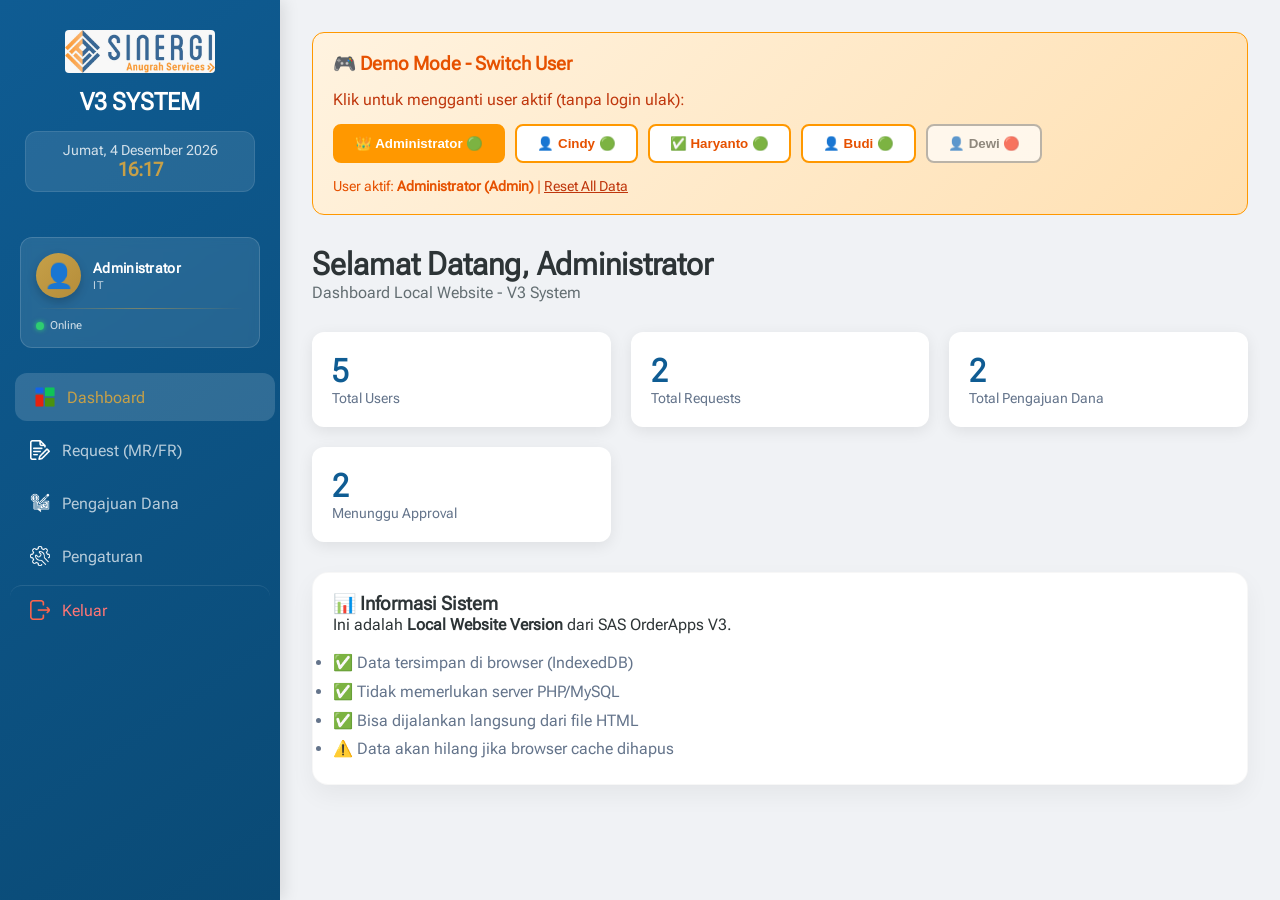
<file: Develop3/frontend/pages/parameter.html>
<!DOCTYPE html>
<html lang="id">
<head>
    <meta charset="UTF-8">
    <meta name="viewport" content="width=device-width, initial-scale=1.0">
    <title>Parameter - V3 System</title>
    <link rel="icon" type="image/x-icon" href="../assets/images/Logo3.png">
    
    <link rel="stylesheet" href="../assets/css/global.css">
    <link rel="stylesheet" href="../components/sidebar.css">
    <link rel="stylesheet" href="../components/filter-data.css">
    <link rel="stylesheet" href="../components/table.css">
    <link rel="stylesheet" href="../components/user-management.css">
    <link rel="stylesheet" href="../components/modal.css">
    <link rel="stylesheet" href="../components/parameter.css">
    
    <!-- URUTAN PENTING: db.js HARUS sebelum config.js -->
    <script src="../assets/js/db.js"></script>
    <script src="../assets/js/config.js"></script>
    <script>
      const API_BASE_URL = 'http://localhost/sas-orderapps/Develop3/gateway.php/request/user';
      window.API_BASE_URL = API_BASE_URL;
    </script>
</head>
<body>

    <button id="mobile-menu-btn" class="mobile-toggle">☰ Menu</button>

    <div class="app-wrapper">
        <aside class="sidebar">
            <div class="sidebar-header">
                <img src="../assets/images/Logo.jpg" alt="Logo SAS" class="sidebar-logo">
                <h2>V3 SYSTEM</h2>
                <div class="clock-box" id="real-time-clock">00:00</div>
            </div>

            <div class="user-info-panel">
                <div class="user-info-header">
                    <div class="user-avatar">👤</div>
                    <div class="user-info-details">
                        <div class="user-name" id="sidebar-user-name">Loading...</div>
                        <div class="user-dept" id="sidebar-user-dept">Loading...</div>
                    </div>
                </div>
                <div class="user-info-divider"></div>
                <div class="user-info-status">
                    <span class="status-dot"></span>
                    <span>Online</span>
                </div>
            </div>

            <nav class="nav-list">
                <div style="text-align: center; padding: 20px; color: rgba(255,255,255,0.7);">
                    Memuat menu...
                </div>
            </nav>
        </aside>

        <main class="main-content">
            <header class="action-bar">
                <h1 style="color: var(--primary); font-size: 1.5rem;">Parameter Akses Menu</h1>
                <div class="info-badge">
                    <span class="badge-text">Atur visibility menu per user</span>
                </div>
            </header>

            <section class="filter-section">
                <div class="filter-header">
                    <span>▼ Filter Data User</span>
                </div>
                <div class="filter-body">
                    <div class="filter-group">
                        <label>Pencarian</label>
                        <input type="text" class="filter-input" placeholder="Cari nama atau username..." id="filter-search">
                    </div>
                    <div class="filter-group">
                        <label>Role</label>
                        <select class="filter-input" id="filter-role">
                            <option value="">Semua Role</option>
                            <option value="02">User</option>
                            <option value="03">Approver SCM</option>
                        </select>
                    </div>
                    <div class="filter-group"></div> 

                    <div class="filter-actions">
                        <button class="btn btn-reset" onclick="location.reload()">↺ Reset</button>
                        <button class="btn btn-apply" id="btn-cari">🔍 Cari Data</button>
                    </div>
                </div>
            </section>

            <div class="table-count">Data User (Admin tidak ditampilkan)</div>

            <div class="table-container">
                <table class="modern-table">
                    <thead>
                        <tr>
                            <th onclick="sortData('id')" style="cursor:pointer">ID User ↕</th>
                            <th onclick="sortData('nama_lengkap')" style="cursor:pointer">Nama Lengkap ↕</th>
                            <th onclick="sortData('username')" style="cursor:pointer">Username ↕</th>
                            <th onclick="sortData('role')" style="cursor:pointer">Role ↕</th>
                            <th>Aksi</th>
                        </tr>
                    </thead>
                    <tbody id="user-table-body">
                        <tr>
                            <td colspan="5" style="text-align: center; padding: 40px; color: #999;">
                                Memuat data...
                            </td>
                        </tr>
                    </tbody>
                </table>
            </div>
        </main>
    </div>

    <!-- Modal Konfigurasi Permission -->
    <div id="permissionModal" class="modal-overlay">
        <div class="modal-content modal-lg">
            <div class="modal-header">
                <h3>Konfigurasi Akses Menu</h3>
                <span class="close-modal" onclick="closePermissionModal()">&times;</span>
            </div>
            <div class="modal-body">
                <div class="user-info-banner">
                    <div class="user-avatar-large">👤</div>
                    <div class="user-details">
                        <h4 id="perm-user-name">Nama User</h4>
                        <p id="perm-user-info">Username • Role</p>
                    </div>
                </div>
                
                <div class="permission-tree" id="permission-tree">
                    <!-- Tree generated by JS -->
                </div>
            </div>
            <div class="modal-footer">
                <button class="btn btn-reset" onclick="closePermissionModal()">Batal</button>
                <button class="btn btn-apply" onclick="savePermissions()">💾 Simpan Konfigurasi</button>
            </div>
        </div>
    </div>

    <!-- Modal Notifikasi Alert -->
    <div id="alertModal" class="modal-overlay">
        <div class="modal-content modal-sm">
            <div class="modal-header modal-header-success">
                <h3>Notifikasi</h3>
                <span class="close-modal" onclick="closeAlertModal()">&times;</span>
            </div>
            <div class="modal-body modal-body-center">
                <div class="modal-icon modal-icon-success">✓</div>
                <p id="alertMessage" class="modal-message">Pesan</p>
            </div>
            <div class="modal-footer modal-footer-center">
                <button class="btn btn-success" onclick="closeAlertModal()">OK</button>
            </div>
        </div>
    </div>

    <script src="../app.js"></script>
    <script src="../logic/sidebar-dynamics.js"></script>
    <script src="../logic/parameter.js"></script>
    <script src="../logic/parameter-action.js"></script>
</body>
</html>
</file>
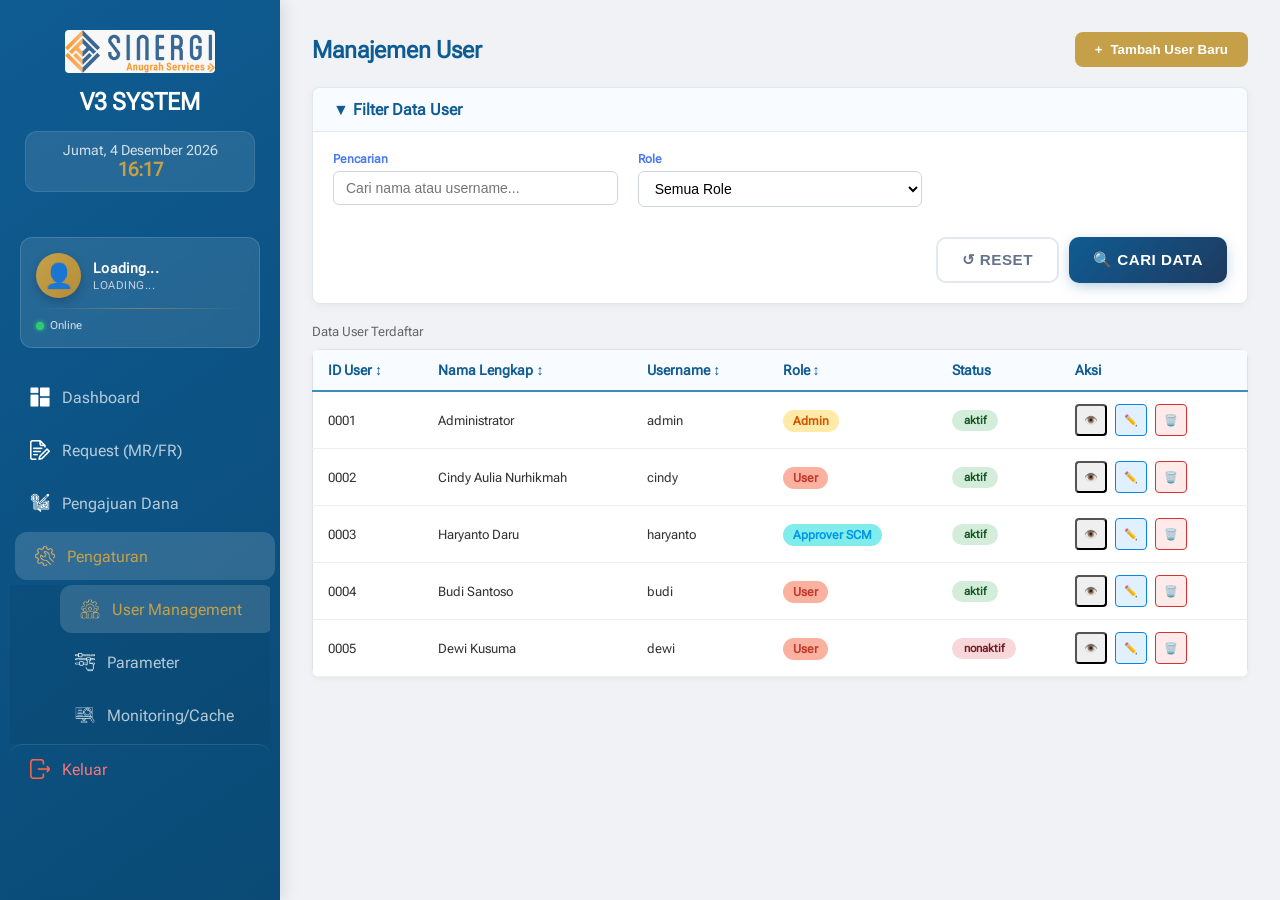
<file: Develop3/frontend/pages/user-management.html>
<!DOCTYPE html>
<html lang="id">
<head>
    <meta charset="UTF-8">
    <meta name="viewport" content="width=device-width, initial-scale=1.0">
    <title>User Management - V3 System</title>
    <link rel="icon" type="image/x-icon" href="../assets/images/Logo3.png">
    
    <link rel="stylesheet" href="../assets/css/global.css">
    <link rel="stylesheet" href="../components/sidebar.css">
    <link rel="stylesheet" href="../components/filter-data.css">
    <link rel="stylesheet" href="../components/table.css">
    <link rel="stylesheet" href="../components/user-management.css">
    <link rel="stylesheet" href="../components/modal.css">
    <script src="../assets/js/config.js"></script>
    <script>const API_BASE_URL = 'http://localhost/sas-orderapps/Develop3/gateway.php/request/user';</script>
</head>
<body>

    <button id="mobile-menu-btn" class="mobile-toggle">☰ Menu</button>

    <div class="app-wrapper">
        <aside class="sidebar">
            <div class="sidebar-header">
                <img src="../assets/images/Logo.jpg" alt="Logo SAS" class="sidebar-logo">
                <h2>V3 SYSTEM</h2>
                <div class="clock-box" id="real-time-clock">00:00</div>
            </div>

            <!-- USER INFO PANEL - GLOBAL -->
            <div class="user-info-panel">
                <div class="user-info-header">
                    <div class="user-avatar">👤</div>
                    <div class="user-info-details">
                        <div class="user-name" id="sidebar-user-name">Loading...</div>
                        <div class="user-dept" id="sidebar-user-dept">Loading...</div>
                    </div>
                </div>
                <div class="user-info-divider"></div>
                <div class="user-info-status">
                    <span class="status-dot"></span>
                    <span>Online</span>
                </div>
            </div>

            <nav class="nav-list">
                <div style="text-align: center; padding: 20px; color: rgba(255,255,255,0.7);">
                    Memuat menu...
                </div>
            </nav>
        </aside>

        <main class="main-content">
            <header class="action-bar">
                <h1 style="color: var(--primary); font-size: 1.5rem;">Manajemen User</h1>
                <button class="btn-add-user" onclick="openModal()">
                    <span>+</span> Tambah User Baru
                </button>
            </header>

            <section class="filter-section">
                <div class="filter-header">
                    <span>▼ Filter Data User</span>
                </div>
                <div class="filter-body">
                    <div class="filter-group">
                        <label>Pencarian</label>
                        <input type="text" class="filter-input" placeholder="Cari nama atau username..." id="filter-search">
                    </div>
                    <div class="filter-group">
                        <label>Role</label>
                        <select class="filter-input" id="filter-role">
                            <option value="">Semua Role</option>
                            <option value="01">Admin</option>
                            <option value="02">User</option>
                            <option value="03">Approver SCM</option>
                        </select>
                    </div>
                    <div class="filter-group"></div> 

                    <div class="filter-actions">
                        <button class="btn btn-reset" onclick="location.reload()">↺ Reset</button>
                        <button class="btn btn-apply" id="btn-cari">🔍 Cari Data</button>
                    </div>
                </div>
            </section>

            <div class="table-count">Data User Terdaftar</div>

            <div class="table-container">
                <table class="modern-table">
                    <thead>
                        <tr>
                            <th onclick="sortData('id')" style="cursor:pointer">ID User ↕</th>
                            <th onclick="sortData('nama_lengkap')" style="cursor:pointer">Nama Lengkap ↕</th>
                            <th onclick="sortData('username')" style="cursor:pointer">Username ↕</th>
                            <th onclick="sortData('role')" style="cursor:pointer">Role ↕</th>
                            <th>Status</th>
                            <th>Aksi</th>
                        </tr>
                    </thead>
                    <tbody id="user-table-body">
                        <tr>
                            <td colspan="5" style="text-align: center; padding: 40px; color: #999;">
                                Memuat data...
                            </td>
                        </tr>
                    </tbody>
                </table>
            </div>
        </main>
    </div>

    <!-- Modal Tambah/Edit User -->
    <div id="userModal" class="modal-overlay">
        <div class="modal-content">
            <div class="modal-header">
                <h3>Tambah User Baru</h3>
                <span class="close-modal" onclick="closeModal()">&times;</span>
            </div>
            <form id="addUserForm">
                <div class="modal-body modal-grid">
                    <div class="form-group">
                        <label>Nama Lengkap</label>
                        <input type="text" id="nama_lengkap" class="filter-input" required>
                    </div>
                    <div class="form-group">
                        <label>Username</label>
                        <input type="text" id="username" class="filter-input" required>
                    </div>
                    <div class="form-group">
                        <label>Password <span id="password-label-hint" style="font-size: 11px; color: #666;">(Auto-generated)</span></label>
                        <input type="text" id="password" class="filter-input" readonly style="background-color: #f0f0f0; cursor: not-allowed;">
                    </div>
                    <div class="form-group">
                        <label>Role</label>
                        <select id="id_role" class="filter-input" required>
                            <option value="01">Admin</option>
                            <option value="02">User</option>
                            <option value="03">Approver SCM</option>
                        </select>
                    </div>
                    <div class="form-group">
                        <label>Departemen</label>
                        <input type="text" id="departemen" class="filter-input">
                    </div>
                    <div class="form-group">
                        <label>Email</label>
                        <input type="email" id="email" class="filter-input">
                    </div>
                    <div class="form-group" style="grid-column: span 2;">
                        <label>No. Handphone</label>
                        <input type="tel" id="no_handphone" class="filter-input">
                    </div>
                    
                    <!-- TAMBAHAN: SWITCH STATUS AKTIF/NONAKTIF -->
                    <div class="form-group status-toggle-group" style="grid-column: span 2;">
                        <label>Status User</label>
                        <div class="status-switch-container">
                            <label class="status-switch">
                                <input type="checkbox" id="is_active" checked>
                                <span class="status-slider"></span>
                            </label>
                            <span class="status-label" id="status-label-text">Aktif</span>
                        </div>
                        <small class="status-hint">Nonaktifkan user untuk menonaktifkan akses login</small>
                    </div>
                </div>
                <div class="modal-footer">
                    <button type="button" class="btn btn-reset" onclick="closeModal()">Batal</button>
                    <button type="submit" class="btn btn-apply">Simpan Data</button>
                </div>
            </form>
        </div>
    </div>

    <!-- Modal View User - Style Form Readonly -->
    <div id="viewUserModal" class="modal-overlay">
        <div class="modal-content">
            <div class="modal-header modal-header-primary">
                <h3>Detail Informasi User</h3>
                <span class="close-modal" onclick="closeViewModal()">&times;</span>
            </div>
            <div class="modal-body modal-grid">
                <div class="form-group">
                    <label>ID User</label>
                    <input type="text" id="v_id" class="filter-input view-input" readonly>
                </div>
                <div class="form-group">
                    <label>Role</label>
                    <input type="text" id="v_role" class="filter-input view-input" readonly>
                </div>
                <div class="form-group">
                    <label>Nama Lengkap</label>
                    <input type="text" id="v_nama" class="filter-input view-input" readonly>
                </div>
                <div class="form-group">
                    <label>Username</label>
                    <input type="text" id="v_username" class="filter-input view-input" readonly>
                </div>
                <div class="form-group">
                    <label>Password</label>
                    <input type="text" id="v_password" class="filter-input view-input" readonly>
                </div>
                <div class="form-group">
                    <label>Status</label>
                    <input type="text" id="v_status" class="filter-input view-input" readonly>
                </div>
                <div class="form-group">
                    <label>Departemen</label>
                    <input type="text" id="v_dept" class="filter-input view-input" readonly>
                </div>
                <div class="form-group">
                    <label>Email</label>
                    <input type="text" id="v_email" class="filter-input view-input" readonly>
                </div>
                <div class="form-group" style="grid-column: span 2;">
                    <label>No. Handphone</label>
                    <input type="text" id="v_phone" class="filter-input view-input" readonly>
                </div>
            </div>
            <div class="modal-footer">
                <button class="btn btn-reset" onclick="closeViewModal()">Tutup</button>
            </div>
        </div>
    </div>

    <!-- Modal Konfirmasi Delete -->
    <div id="confirmModal" class="modal-overlay">
        <div class="modal-content modal-sm">
            <div class="modal-header modal-header-danger">
                <h3>Konfirmasi Hapus</h3>
                <span class="close-modal" onclick="closeConfirmModal()">&times;</span>
            </div>
            <div class="modal-body modal-body-center">
                <div class="modal-icon modal-icon-danger">⚠️</div>
                <p id="confirmMessage" class="modal-message">Apakah Anda yakin?</p>
                <p class="modal-submessage">Data yang dihapus tidak dapat dikembalikan</p>
            </div>
            <div class="modal-footer modal-footer-center">
                <button class="btn btn-reset" onclick="closeConfirmModal()">Batal</button>
                <button class="btn btn-danger" id="btnConfirmAction">Ya, Hapus</button>
            </div>
        </div>
    </div>

    <!-- Modal Notifikasi Alert -->
    <div id="alertModal" class="modal-overlay">
        <div class="modal-content modal-sm">
            <div class="modal-header modal-header-success">
                <h3>Notifikasi</h3>
                <span class="close-modal" onclick="closeAlertModal()">&times;</span>
            </div>
            <div class="modal-body modal-body-center">
                <div class="modal-icon modal-icon-success">✓</div>
                <p id="alertMessage" class="modal-message">Pesan</p>
            </div>
            <div class="modal-footer modal-footer-center">
                <button class="btn btn-success" onclick="closeAlertModal()">OK</button>
            </div>
        </div>
    </div>

    <script src="../app.js"></script>
    <script src="../assets/js/db.js"></script>
    <script src="../assets/js/config.js"></script>
    <script src="../logic/user-management.js"></script>
    <script src="../logic/user-action.js"></script>
    <script src="../logic/user-filter.js"></script>
    <script src="../logic/sidebar-dynamics.js"></script>
</body>
</html>
</file>
<file: css/style.css>
/* ============================================
   CSS VARIABLES & RESET - WARM ELEGANT
   ============================================ */
:root {
    /* WARMA BARU - WARM ELEGANT PALETTE */
    --cream: #F2EAE0;
    --cream-light: #FEFDDF;
    --cream-dark: #E8DDD0;
    --soft-blue: #B4D3D9;
    --sky-blue: #73A5CA;
    --soft-purple: #9B8EC7;
    --golden: #FFC81E;
    --warm-gold: #F5B800;
    --charcoal: #2D2A32;
    --charcoal-light: #4A4550;
    --text-dark: #1A181F;
    --text-medium: #5A5560;
    --text-light: #8A858F;
    --lavender: #967BB6;
    --lavender-light: #B8A9E0;
    --lavender-soft: #D4C4E0;
    
    /* ASSIGNMENT */
    --primary: var(--cream);
    --primary-light: var(--cream-light);
    --primary-dark: var(--cream-dark);
    --accent: var(--golden);
    --accent-warm: var(--warm-gold);
    --secondary: var(--soft-blue);
    --secondary-deep: var(--sky-blue);
    --tertiary: var(--soft-purple);
    
    /* BACKGROUNDS */
    --bg-primary: var(--cream);
    --bg-secondary: var(--cream-light);
    --bg-card: rgba(255, 255, 255, 0.6);
    --bg-dark: var(--charcoal);
    
    /* TEXT */
    --text-primary: var(--text-dark);
    --text-secondary: var(--text-medium);
    --text-muted: var(--text-light);
    --text-inverse: var(--cream);
    
    /* BORDERS */
    --border: rgba(45, 42, 50, 0.1);
    --border-accent: rgba(255, 200, 30, 0.4);
    --border-soft: rgba(180, 211, 217, 0.5);
    
    /* GRADIENTS */
    --gradient-hero: linear-gradient(135deg, var(--cream) 0%, var(--cream-light) 50%, var(--soft-blue) 100%);
    --gradient-warm: linear-gradient(135deg, var(--golden) 0%, var(--cream-light) 50%, var(--sky-blue) 100%);
    --gradient-accent: linear-gradient(135deg, var(--golden) 0%, var(--warm-gold) 100%);
    --gradient-cool: linear-gradient(135deg, var(--soft-blue) 0%, var(--sky-blue) 100%);
    --gradient-purple: linear-gradient(135deg, var(--soft-purple) 0%, #B8A9E0 100%);
    --gradient-full: linear-gradient(90deg, var(--golden) 0%, var(--cream-light) 33%, var(--soft-blue) 66%, var(--sky-blue) 100%);
    --gradient-glass: linear-gradient(135deg, rgba(255,255,255,0.7) 0%, rgba(255,255,255,0.3) 100%);
    --gradient-dark: linear-gradient(135deg, var(--charcoal) 0%, var(--charcoal-light) 100%);
    
    /* TYPOGRAPHY */
    --font-primary: 'Inter', 'SF Pro Display', system-ui, -apple-system, sans-serif;
    --font-mono: 'JetBrains Mono', 'Fira Code', monospace;
    
    /* SPACING */
    --section-padding: 6rem 0;
    --container-width: 1200px;
    --container-padding: 1.5rem;
    
    /* EFFECTS */
    --shadow-sm: 0 2px 8px rgba(45, 42, 50, 0.08);
    --shadow-md: 0 8px 30px rgba(45, 42, 50, 0.12);
    --shadow-lg: 0 20px 60px rgba(45, 42, 50, 0.15);
    --shadow-glow: 0 0 40px rgba(255, 200, 30, 0.25);
    --shadow-cool: 0 0 40px rgba(115, 165, 202, 0.2);
    
    /* TRANSITIONS */
    --transition: all 0.3s cubic-bezier(0.4, 0, 0.2, 1);
}

* {
    margin: 0;
    padding: 0;
    box-sizing: border-box;
}

html {
    scroll-behavior: smooth;
    font-size: 16px;
}

body {
    font-family: var(--font-primary);
    background: var(--bg-primary);
    color: var(--text-primary);
    line-height: 1.6;
    overflow-x: hidden;
    background-image: 
        radial-gradient(ellipse at 20% 0%, rgba(255, 200, 30, 0.08) 0%, transparent 50%),
        radial-gradient(ellipse at 80% 100%, rgba(115, 165, 202, 0.1) 0%, transparent 50%);
}

a {
    text-decoration: none;
    color: inherit;
    transition: var(--transition);
}

ul {
    list-style: none;
}

img {
    max-width: 100%;
    display: block;
}

.container {
    max-width: var(--container-width);
    margin: 0 auto;
    padding: 0 var(--container-padding);
}

/* ============================================
   LANGUAGE SWITCHER
   ============================================ */
.lang-switcher {
    display: flex;
    gap: 0.25rem;
    background: var(--bg-card);
    border: 1px solid var(--border);
    padding: 0.25rem;
    border-radius: 50px;
    margin-right: 1.5rem;
    backdrop-filter: blur(10px);
    box-shadow: var(--shadow-sm);
}

.lang-btn {
    display: flex;
    align-items: center;
    gap: 0.3rem;
    padding: 0.4rem 0.8rem;
    border: none;
    background: transparent;
    color: var(--text-muted);
    cursor: pointer;
    border-radius: 50px;
    font-size: 0.8rem;
    font-weight: 500;
    transition: var(--transition);
    position: relative;
    overflow: hidden;
}

.lang-btn:hover {
    color: var(--accent-warm);
}

.lang-btn.active {
    background: var(--gradient-accent);
    color: var(--text-dark);
    font-weight: 600;
    box-shadow: 0 4px 15px rgba(255, 200, 30, 0.3);
}

/* ============================================
   NAVIGATION
   ============================================ */
.navbar {
    position: fixed;
    top: 0;
    left: 0;
    width: 100%;
    z-index: 1000;
    padding: 1rem 0;
    transition: var(--transition);
    background: transparent;
    border-bottom: 1px solid transparent;
}

.navbar.scrolled {
    background: rgba(242, 234, 224, 0.9);
    backdrop-filter: blur(20px);
    border-bottom: 1px solid var(--border);
    padding: 0.8rem 0;
    box-shadow: var(--shadow-md);
}

.nav-container {
    max-width: var(--container-width);
    margin: 0 auto;
    padding: 0 var(--container-padding);
    display: flex;
    justify-content: space-between;
    align-items: center;
}

.nav-logo {
    font-family: var(--font-mono);
    font-size: 1.5rem;
    font-weight: 700;
    display: flex;
    align-items: center;
    gap: 0.2rem;
    letter-spacing: -0.5px;
}

.logo-bracket {
    color: var(--accent);
    text-shadow: 0 0 20px rgba(255, 200, 30, 0.4);
}

.logo-text {
    background: linear-gradient(135deg, var(--text-primary) 0%, var(--tertiary) 100%);
    -webkit-background-clip: text;
    -webkit-text-fill-color: transparent;
    background-clip: text;
}

.nav-right {
    display: flex;
    align-items: center;
    gap: 1rem;
}

.nav-menu {
    display: flex;
    gap: 2rem;
}

.nav-link {
    color: var(--text-muted);
    font-weight: 500;
    font-size: 0.85rem;
    position: relative;
    padding: 0.5rem 0;
    letter-spacing: 0.5px;
    text-transform: uppercase;
}

.nav-link::after {
    content: '';
    position: absolute;
    bottom: 0;
    left: 0;
    width: 0;
    height: 2px;
    background: var(--gradient-accent);
    transition: var(--transition);
    box-shadow: 0 0 10px rgba(255, 200, 30, 0.4);
}

.nav-link:hover,
.nav-link.active {
    color: var(--accent-warm);
}

.nav-link:hover::after,
.nav-link.active::after {
    width: 100%;
}

.nav-toggle {
    display: none;
    background: none;
    border: none;
    cursor: pointer;
    padding: 0.5rem;
    z-index: 1002;
}

.hamburger {
    display: block;
    width: 25px;
    height: 2px;
    background: var(--accent);
    position: relative;
    transition: var(--transition);
    box-shadow: 0 0 10px rgba(255, 200, 30, 0.4);
}

.hamburger::before,
.hamburger::after {
    content: '';
    position: absolute;
    width: 25px;
    height: 2px;
    background: var(--accent);
    transition: var(--transition);
    box-shadow: 0 0 10px rgba(255, 200, 30, 0.4);
}

.hamburger::before { top: -8px; }
.hamburger::after { top: 8px; }

.nav-toggle.active .hamburger {
    background: transparent;
    box-shadow: none;
}

.nav-toggle.active .hamburger::before {
    transform: rotate(45deg);
    top: 0;
}

.nav-toggle.active .hamburger::after {
    transform: rotate(-45deg);
    top: 0;
}

/* ============================================
   HERO SECTION
   ============================================ */
.hero {
    min-height: 100vh;
    display: flex;
    flex-direction: column;
    justify-content: center;
    padding: 8rem 0 4rem; /* Increased padding-top to avoid navbar overlap */
    position: relative;
    overflow: hidden;
    background: var(--gradient-hero);
}

.hero::before {
    content: '';
    position: absolute;
    top: 0;
    left: 0;
    width: 100%;
    height: 100%;
    background: 
        radial-gradient(ellipse at 30% 20%, rgba(255, 200, 30, 0.1) 0%, transparent 50%),
        radial-gradient(ellipse at 70% 80%, rgba(115, 165, 202, 0.12) 0%, transparent 50%);
    pointer-events: none;
}

.hero-content {
    max-width: var(--container-width);
    margin: 0 auto;
    padding: 0 var(--container-padding);
    display: grid;
    grid-template-columns: 1fr 1fr;
    gap: 4rem;
    align-items: center;
    position: relative;
    z-index: 1;
}

.hero-greeting {
    color: var(--secondary-deep);
    font-size: 1.1rem;
    font-weight: 600;
    margin-bottom: 1rem;
    display: flex;
    align-items: center;
    gap: 0.5rem;
    font-family: var(--font-mono);
    text-transform: uppercase;
    letter-spacing: 2px;
}

.hero-title {
    font-size: 3.5rem;
    font-weight: 700;
    line-height: 1.2;
    margin-bottom: 1.5rem;
    min-height: 4.5rem;
    color: var(--text-primary);
    letter-spacing: -1px;
}

.typing-text {
    background: linear-gradient(135deg, var(--text-primary) 0%, var(--tertiary) 50%, var(--accent) 100%);
    -webkit-background-clip: text;
    -webkit-text-fill-color: transparent;
    background-clip: text;
}

.cursor {
    color: var(--secondary-deep);
    animation: blink 1s infinite;
}

@keyframes blink {
    0%, 50% { opacity: 1; }
    51%, 100% { opacity: 0; }
}

.hero-description {
    font-size: 1.1rem;
    color: var(--text-secondary);
    margin-bottom: 2rem;
    max-width: 500px;
    line-height: 1.8;
}

.hero-buttons {
    display: flex;
    gap: 1rem;
    margin-bottom: 2rem;
    flex-wrap: wrap;
}

.btn {
    display: inline-flex;
    align-items: center;
    gap: 0.5rem;
    padding: 0.875rem 1.75rem;
    border-radius: 8px;
    font-weight: 600;
    font-size: 0.85rem;
    transition: var(--transition);
    border: none;
    cursor: pointer;
    position: relative;
    overflow: hidden;
    font-family: var(--font-mono);
    text-transform: uppercase;
    letter-spacing: 0.5px;
}

.btn::before {
    content: '';
    position: absolute;
    inset: 0;
    background: linear-gradient(45deg, transparent 0%, rgba(255,255,255,0.2) 50%, transparent 100%);
    transform: translateX(-100%);
    transition: var(--transition);
}

.btn:hover::before {
    transform: translateX(100%);
}

.btn-primary {
    background: linear-gradient(135deg, #967BB6 0%, #B8A9E0 50%, #D4C4E0 100%);
    color: var(--charcoal);
    box-shadow: var(--shadow-sm), 0 0 20px rgba(150, 123, 182, 0.3);
    border: 1px solid rgba(150, 123, 182, 0.4);
    font-weight: 600;
}

.btn-primary:hover {
    transform: translateY(-3px);
    box-shadow: var(--shadow-md), 0 0 30px rgba(150, 123, 182, 0.4);
    border-color: rgba(150, 123, 182, 0.6);
    background: linear-gradient(135deg, #8A6FB0 0%, #A99BD6 50%, #C9B9D8 100%);
}

.btn-secondary {
    background: transparent;
    color: var(--accent-warm);
    border: 1px solid var(--accent);
    box-shadow: 0 0 15px rgba(255, 200, 30, 0.15);
}

.btn-secondary:hover {
    background: rgba(255, 200, 30, 0.1);
    transform: translateY(-3px);
    box-shadow: 0 10px 30px rgba(255, 200, 30, 0.25);
}

.btn-full {
    width: 100%;
    justify-content: center;
}

.hero-socials {
    display: flex;
    gap: 1rem;
}

.social-link {
    width: 45px;
    height: 45px;
    border-radius: 8px;
    background: var(--bg-card);
    display: flex;
    align-items: center;
    justify-content: center;
    color: var(--text-secondary);
    font-size: 1.1rem;
    transition: var(--transition);
    border: 1px solid var(--border);
    box-shadow: var(--shadow-sm);
    backdrop-filter: blur(10px);
}

.social-link:hover {
    background: rgba(255, 200, 30, 0.15);
    color: var(--accent-warm);
    transform: translateY(-3px);
    border-color: var(--accent);
    box-shadow: 0 10px 30px rgba(255, 200, 30, 0.2);
}

/* Code Window */
.code-window {
    background: rgba(254, 253, 223, 0.9);
    border-radius: 12px;
    overflow: hidden;
    border: 1px solid var(--border-soft);
    width: 100%;
    max-width: 450px;
    transform: perspective(1000px) rotateY(-5deg) rotateX(5deg);
    transition: var(--transition);
    backdrop-filter: blur(20px);
    box-shadow: var(--shadow-lg);
}

.code-window:hover {
    transform: perspective(1000px) rotateY(0deg) rotateX(0deg);
    box-shadow: var(--shadow-lg), 0 0 40px rgba(115, 165, 202, 0.15);
    border-color: rgba(115, 165, 202, 0.4);
}

.window-header {
    background: rgba(255, 255, 255, 0.5);
    padding: 0.75rem 1rem;
    display: flex;
    align-items: center;
    gap: 0.5rem;
    border-bottom: 1px solid var(--border-soft);
}

.dot {
    width: 12px;
    height: 12px;
    border-radius: 50%;
    box-shadow: inset 0 1px 2px rgba(0,0,0,0.1);
}

.dot.red { background: #E07A5F; }
.dot.yellow { background: var(--golden); }
.dot.green { background: #81B29A; }

.window-title {
    margin-left: auto;
    color: var(--text-muted);
    font-size: 0.85rem;
    font-family: var(--font-mono);
}

.window-body {
    padding: 1.5rem;
    font-family: var(--font-mono);
    font-size: 0.9rem;
    line-height: 1.8;
    overflow-x: auto;
    background: transparent;
    color: var(--text-secondary);
}

.window-body pre {
    margin: 0;
}

.code-keyword { color: var(--secondary-deep); font-weight: 600; }
.code-variable { color: var(--tertiary); }
.code-property { color: var(--text-primary); }
.code-string { color: var(--accent-warm); }
.code-number { color: #81B29A; }
.code-boolean { color: #E07A5F; }

.scroll-indicator {
    position: absolute;
    bottom: 2rem;
    left: 50%;
    transform: translateX(-50%);
    display: flex;
    flex-direction: column;
    align-items: center;
    gap: 0.5rem;
    color: var(--text-muted);
    font-size: 0.85rem;
    animation: bounce 2s infinite;
    font-family: var(--font-mono);
    text-transform: uppercase;
    letter-spacing: 2px;
}

.mouse {
    width: 25px;
    height: 40px;
    border: 2px solid var(--secondary-deep);
    border-radius: 15px;
    position: relative;
}

.wheel {
    width: 4px;
    height: 8px;
    background: var(--secondary-deep);
    border-radius: 2px;
    position: absolute;
    top: 8px;
    left: 50%;
    transform: translateX(-50%);
    animation: scroll 2s infinite;
}

@keyframes scroll {
    0% { opacity: 1; top: 8px; }
    100% { opacity: 0; top: 20px; }
}

@keyframes bounce {
    0%, 20%, 50%, 80%, 100% { transform: translateX(-50%) translateY(0); }
    40% { transform: translateX(-50%) translateY(-10px); }
    60% { transform: translateX(-50%) translateY(-5px); }
}

/* ============================================
   SECTION COMMON STYLES
   ============================================ */
.section {
    padding: var(--section-padding);
    position: relative;
}

.section-header {
    text-align: center;
    margin-bottom: 4rem;
}

.section-tag {
    display: inline-block;
    padding: 0.5rem 1rem;
    background: rgba(155, 142, 199, 0.12);
    color: var(--tertiary);
    border-radius: 50px;
    font-size: 0.85rem;
    font-weight: 600;
    text-transform: uppercase;
    letter-spacing: 2px;
    margin-bottom: 1rem;
    border: 1px solid rgba(155, 142, 199, 0.25);
    font-family: var(--font-mono);
}

.section-title {
    font-size: 2.5rem;
    font-weight: 700;
    color: var(--text-primary);
    letter-spacing: -1px;
}

/* ============================================
   ABOUT SECTION
   ============================================ */
.about {
    background: var(--bg-secondary);
    position: relative;
}

.about::before {
    content: '';
    position: absolute;
    top: 0;
    left: 0;
    width: 100%;
    height: 1px;
    background: linear-gradient(90deg, transparent 0%, var(--secondary-deep) 50%, transparent 100%);
    opacity: 0.4;
}

.about-content {
    display: flex;
    flex-direction: column;
    gap: 3rem;
}

.about-header {
    text-align: center;
    max-width: 800px;
    margin: 0 auto;
}

.about-header h2 {
    font-size: 2.5rem;
    color: var(--text-primary);
    margin-bottom: 1rem;
}

.about-header p {
    color: var(--text-secondary);
    font-size: 1.1rem;
    line-height: 1.8;
}

.tech-grid {
    display: grid;
    grid-template-columns: repeat(3, 1fr);
    gap: 2rem;
    max-width: 1000px;
    margin: 0 auto;
}

.tech-card {
    background: var(--bg-card);
    border: 1px solid var(--border);
    border-radius: 20px;
    padding: 2.5rem;
    text-align: center;
    transition: var(--transition);
    backdrop-filter: blur(10px);
    box-shadow: var(--shadow-md);
}

.tech-card:hover {
    transform: translateY(-10px);
    border-color: var(--secondary);
    box-shadow: var(--shadow-lg), 0 0 40px rgba(115, 165, 202, 0.15);
}

.tech-card.highlight {
    border-color: var(--accent);
    box-shadow: var(--shadow-md), var(--shadow-glow);
}

.tech-card.highlight:hover {
    box-shadow: var(--shadow-lg), 0 0 50px rgba(255, 200, 30, 0.3);
}

.tech-card .icon {
    font-size: 3rem;
    margin-bottom: 1.5rem;
}

.tech-card h3 {
    color: var(--text-primary);
    font-size: 1rem;
    margin-bottom: 1rem;
}

.tech-card p {
    color: var(--text-secondary);
    font-size: 0.95rem;
    line-height: 1.7;
}

.tech-card strong {
    color: var(--secondary-deep);
}

/* ============================================
   SKILLS SECTION
   ============================================ */
.skills {
    background: var(--bg-primary);
    position: relative;
}

.skills::before {
    content: '';
    position: absolute;
    top: 0;
    left: 0;
    width: 100%;
    height: 1px;
    background: linear-gradient(90deg, transparent 0%, var(--accent) 50%, transparent 100%);
    opacity: 0.4;
}

.skills-wrapper {
    display: flex;
    flex-direction: column;
    gap: 3rem;
    align-items: center;
    max-width: 800px;
    margin: 0 auto;
}

.skill-category {
    width: 100%;
    display: flex;
    flex-direction: column;
    align-items: center;
}

.category-title {
    font-size: 1.25rem;
    color: var(--secondary-deep);
    margin-bottom: 1.5rem;
    display: flex;
    align-items: center;
    gap: 0.75rem;
    font-weight: 600;
    font-family: var(--font-mono);
    text-transform: uppercase;
    letter-spacing: 1px;
}

.category-title i {
    color: var(--accent);
}

.skills-grid {
    display: grid;
    grid-template-columns: repeat(5, 1fr);
    gap: 1.5rem;
    justify-content: center;
    width: 100%;
    max-width: 700px;
}

.modern-card {
    background: var(--bg-card);
    border: 1px solid var(--border);
    padding: 1.5rem;
    border-radius: 12px;
    display: flex;
    flex-direction: column;
    align-items: center;
    gap: 1rem;
    transition: var(--transition);
    cursor: default;
    position: relative;
    overflow: hidden;
    box-shadow: var(--shadow-sm);
    backdrop-filter: blur(10px);
}

.modern-card::before {
    content: '';
    position: absolute;
    top: 0;
    left: 0;
    width: 100%;
    height: 2px;
    background: var(--gradient-accent);
    opacity: 0;
    transition: var(--transition);
}

.modern-card span {
    font-size: 0.9rem;
    font-weight: 500;
    color: var(--text-muted);
    font-family: var(--font-mono);
}

.modern-card:hover {
    transform: translateY(-8px);
    border-color: var(--secondary);
    background: rgba(180, 211, 217, 0.1);
    box-shadow: var(--shadow-md), 0 0 30px rgba(115, 165, 202, 0.15);
}

.modern-card:hover::before {
    opacity: 1;
}

.modern-card:hover span {
    color: var(--text-primary);
    font-weight: 600;
}

.modern-card::after {
    content: '';
    position: absolute;
    top: 0;
    left: -100%;
    width: 100%;
    height: 100%;
    background: linear-gradient(90deg, transparent, rgba(255, 200, 30, 0.08), transparent);
    transition: 0.5s;
}

.modern-card:hover::after {
    left: 100%;
}

.skill-icon {
    width: 50px;
    height: 50px;
    object-fit: contain;
    transition: transform 0.3s ease;
}

.modern-card:hover .skill-icon {
    transform: scale(1.1);
}

/* ============================================
   PRICING SECTION
   ============================================ */
.pricing {
    background: var(--bg-secondary);
    position: relative;
}

.pricing::before {
    content: '';
    position: absolute;
    top: 0;
    left: 0;
    width: 100%;
    height: 1px;
    background: linear-gradient(90deg, transparent 0%, var(--accent) 50%, transparent 100%);
    opacity: 0.4;
}

.pricing-intro {
    text-align: center;
    max-width: 600px;
    margin: 0 auto 3rem;
    color: var(--text-secondary);
    font-size: 1.1rem;
    line-height: 1.8;
}

.pricing-grid {
    display: grid;
    grid-template-columns: repeat(3, 1fr);
    gap: 2rem;
    max-width: 1100px;
    margin: 0 auto;
}

.pricing-card {
    background: var(--bg-card);
    border: 1px solid var(--border);
    border-radius: 20px;
    padding: 2.5rem 2rem;
    position: relative;
    transition: var(--transition);
    backdrop-filter: blur(10px);
    box-shadow: var(--shadow-md);
}

.pricing-card:hover {
    transform: translateY(-10px);
    border-color: var(--secondary);
    box-shadow: var(--shadow-lg), 0 0 40px rgba(115, 165, 202, 0.15);
}

.pricing-card.featured {
    border-color: var(--accent);
    transform: scale(1.05);
    box-shadow: var(--shadow-md), var(--shadow-glow);
}

.pricing-card.featured:hover {
    transform: scale(1.05) translateY(-10px);
    box-shadow: var(--shadow-lg), 0 0 50px rgba(255, 200, 30, 0.3);
}

.pricing-header {
    text-align: center;
    margin-bottom: 2rem;
    position: relative;
}

.pricing-badge {
    display: inline-block;
    padding: 0.5rem 1.5rem;
    border-radius: 50px;
    font-weight: 700;
    font-size: 0.9rem;
    text-transform: uppercase;
    letter-spacing: 2px;
    margin-bottom: 1rem;
    font-family: var(--font-mono);
}

.pricing-badge.bronze {
    background: linear-gradient(135deg, #cd7f32 0%, #b87333 100%);
    color: #fff;
    box-shadow: 0 0 20px rgba(205, 127, 50, 0.3);
}

.pricing-badge.silver {
    background: linear-gradient(135deg, #c0c0c0 0%, #a8a8a8 100%);
    color: var(--charcoal);
    box-shadow: 0 0 20px rgba(192, 192, 192, 0.3);
}

.pricing-badge.gold {
    background: var(--gradient-accent);
    color: var(--charcoal);
    box-shadow: 0 0 20px rgba(255, 200, 30, 0.4);
}

.popular-badge {
    position: absolute;
    top: -10px;
    right: -10px;
    background: var(--tertiary);
    color: #fff;
    padding: 0.3rem 0.8rem;
    border-radius: 50px;
    font-size: 0.7rem;
    font-weight: 700;
    text-transform: uppercase;
    box-shadow: 0 0 15px rgba(155, 142, 199, 0.4);
    animation: pulse 2s infinite;
}

@keyframes pulse {
    0%, 100% { opacity: 1; box-shadow: 0 0 10px rgba(255, 200, 30, 0.3); }
    50% { opacity: 0.5; box-shadow: 0 0 20px rgba(255, 200, 30, 0.5); }
}

.pricing-price {
    display: flex;
    align-items: baseline;
    justify-content: center;
    gap: 0.25rem;
    margin-top: 1rem;
}

.pricing-price .currency {
    font-size: 1.5rem;
    color: var(--secondary-deep);
    font-weight: 600;
}

.pricing-price .amount-range {
    font-size: 2.5rem;
    font-weight: 700;
    color: var(--text-primary);
    line-height: 1;
}

.pricing-price .unit {
    font-size: 1rem;
    color: var(--text-muted);
    font-weight: 500;
}

.pricing-include {
    text-align: center;
    color: var(--accent-warm);
    font-size: 0.9rem;
    font-weight: 600;
    margin-bottom: 1rem;
    font-family: var(--font-mono);
    text-transform: uppercase;
    letter-spacing: 1px;
}

.pricing-features {
    list-style: none;
    padding: 0;
    margin-bottom: 2rem;
}

.pricing-features li {
    display: flex;
    align-items: flex-start;
    gap: 0.75rem;
    padding: 0.75rem 0;
    color: var(--text-secondary);
    font-size: 0.95rem;
    border-bottom: 1px solid var(--border);
}

.pricing-features li:last-child {
    border-bottom: none;
}

.pricing-features i {
    color: var(--secondary-deep);
    margin-top: 0.2rem;
    font-size: 0.9rem;
}

.pricing-features li:last-child i {
    color: var(--accent);
}

.btn-pricing {
    width: 100%;
    justify-content: center;
    background: transparent;
    border: 1px solid var(--secondary-deep);
    color: var(--secondary-deep);
}

.btn-pricing:hover {
    background: rgba(115, 165, 202, 0.1);
    box-shadow: 0 0 30px rgba(115, 165, 202, 0.2);
}

.pricing-card.featured .btn-pricing {
    background: var(--gradient-accent);
    border: none;
    color: var(--charcoal);
    font-weight: 700;
}

.pricing-card.featured .btn-pricing:hover {
    box-shadow: 0 10px 30px rgba(255, 200, 30, 0.4);
}

/* ============================================
   COMPARISON TABLE - OPTIMIZED FOR ALL SCREENS
   ============================================ */
.comparison-table-wrapper {
    margin-top: 5rem;
    max-width: 1000px;
    margin-left: auto;
    margin-right: auto;
    padding: 0 1rem;
}

.comparison-title {
    text-align: center;
    font-size: 1.75rem;
    color: var(--text-primary);
    margin-bottom: 2rem;
    font-weight: 600;
}

.comparison-table-container {
    background: var(--bg-card);
    border: 1px solid var(--border);
    border-radius: 20px;
    overflow: hidden;
    box-shadow: var(--shadow-lg);
    backdrop-filter: blur(10px);
}

.comparison-table {
    width: 100%;
    border-collapse: collapse;
    font-size: 0.95rem;
    table-layout: auto;
}

.comparison-table thead th {
    background: rgba(255, 200, 30, 0.08);
    padding: 1.5rem 1rem;
    text-align: center;
    border-bottom: 2px solid var(--border);
    color: var(--text-primary);
    font-weight: 600;
}

.comparison-table thead th.feature-col {
    text-align: left;
    width: 40%;
    color: var(--secondary-deep);
    font-family: var(--font-mono);
    text-transform: uppercase;
    letter-spacing: 1px;
    font-size: 0.85rem;
}

.comparison-table thead th.bronze-col,
.comparison-table thead th.silver-col,
.comparison-table thead th.gold-col {
    width: 20%;
    vertical-align: middle;
}

.package-name {
    display: block;
    font-size: 1.1rem;
    font-weight: 700;
    margin-bottom: 0.25rem;
    text-transform: uppercase;
    letter-spacing: 1px;
}

.package-name.bronze {
    color: #cd7f32;
    text-shadow: 0 0 10px rgba(205, 127, 50, 0.3);
}

.package-name.silver {
    color: #8A8A8A;
    text-shadow: 0 0 10px rgba(138, 138, 138, 0.3);
}

.package-name.gold {
    color: var(--accent-warm);
    text-shadow: 0 0 10px rgba(255, 200, 30, 0.4);
}

.comparison-table tbody tr {
    transition: var(--transition);
}

.comparison-table tbody tr:hover {
    background: rgba(180, 211, 217, 0.08);
}

.comparison-table tbody td {
    padding: 1rem;
    text-align: center;
    border-bottom: 1px solid var(--border);
    color: var(--text-secondary);
}

.comparison-table tbody td.feature-name {
    text-align: left;
    padding-left: 1.5rem;
    font-weight: 500;
}

.comparison-table tbody td.check {
    color: var(--secondary-deep);
    font-size: 1.1rem;
    text-shadow: 0 0 10px rgba(115, 165, 202, 0.3);
}

.comparison-table tbody td.cross {
    color: var(--text-muted);
    font-size: 1rem;
    opacity: 0.5;
}

.comparison-table tbody td.star {
    color: var(--accent);
    font-size: 1.1rem;
    text-shadow: 0 0 10px rgba(255, 200, 30, 0.4);
}

.comparison-table tbody tr.separator td {
    padding: 0.5rem;
    border-bottom: 2px solid var(--border);
    background: rgba(255, 200, 30, 0.05);
}

.comparison-note {
    text-align: center;
    margin-top: 1.5rem;
    color: var(--text-muted);
    font-size: 0.9rem;
    font-style: italic;
    padding: 1rem;
    background: rgba(255, 200, 30, 0.08);
    border-radius: 12px;
    border: 1px solid var(--border-accent);
}

.comparison-note i {
    color: var(--accent);
    margin-right: 0.5rem;
}

/* ============================================
   EXPERIENCE SECTION
   ============================================ */
.experience {
    background: var(--bg-primary);
    position: relative;
}

.experience::before {
    content: '';
    position: absolute;
    top: 0;
    left: 0;
    width: 100%;
    height: 1px;
    background: linear-gradient(90deg, transparent 0%, var(--tertiary) 50%, transparent 100%);
    opacity: 0.4;
}

.experience-content {
    max-width: 800px;
    margin: 0 auto;
}

.current-role {
    background: var(--bg-card);
    border: 1px solid var(--border);
    border-radius: 20px;
    padding: 3rem;
    position: relative;
    overflow: hidden;
    box-shadow: var(--shadow-lg);
    backdrop-filter: blur(20px);
}

.current-role::before {
    content: '';
    position: absolute;
    top: 0;
    left: 0;
    width: 100%;
    height: 3px;
    background: var(--gradient-accent);
    box-shadow: 0 0 20px rgba(255, 200, 30, 0.4);
}

.role-badge {
    display: inline-block;
    padding: 0.5rem 1rem;
    background: rgba(155, 142, 199, 0.12);
    color: var(--tertiary);
    border-radius: 50px;
    font-size: 0.8rem;
    font-weight: 700;
    margin-bottom: 1rem;
    border: 1px solid rgba(155, 142, 199, 0.25);
    font-family: var(--font-mono);
    text-transform: uppercase;
    letter-spacing: 1px;
}

.current-role h3 {
    font-size: 1.75rem;
    margin-bottom: 0.5rem;
    color: var(--text-primary);
}

.company {
    color: var(--accent-warm);
    font-size: 1.1rem;
    font-weight: 600;
    margin-bottom: 0.25rem;
}

.period {
    color: var(--text-muted);
    font-size: 0.9rem;
    margin-bottom: 1.5rem;
    font-family: var(--font-mono);
}

.role-description p {
    color: var(--text-secondary);
    margin-bottom: 1rem;
    line-height: 1.8;
}

.role-description ul {
    list-style: none;
    padding-left: 0;
}

.role-description li {
    color: var(--text-secondary);
    padding: 0.5rem 0;
    padding-left: 1.5rem;
    position: relative;
}

.role-description li::before {
    content: '▹';
    position: absolute;
    left: 0;
    color: var(--secondary-deep);
    font-weight: bold;
}

/* ============================================
   CONTACT SECTION
   ============================================ */
.contact {
    background: var(--soft-blue);
    color: var(--text-primary);
    position: relative;
}

.contact::before {
    content: '';
    position: absolute;
    top: 0;
    left: 0;
    width: 100%;
    height: 1px;
    background: linear-gradient(90deg, transparent 0%, var(--secondary-deep) 50%, transparent 100%);
    opacity: 0.5;
}

.contact .section-title,
.contact .section-tag {
    color: var(--text-primary);
}

.contact .section-tag {
    background: rgba(255, 255, 255, 0.25);
    color: var(--charcoal);
    border: 1px solid rgba(255, 255, 255, 0.3);
}

.contact-content {
    display: grid;
    grid-template-columns: 1fr 1.5fr;
    gap: 4rem;
    max-width: 1000px;
    margin: 0 auto;
}

.contact-info {
    display: flex;
    flex-direction: column;
    gap: 2rem;
}

.contact-item {
    display: flex;
    gap: 1rem;
    align-items: flex-start;
}

.contact-icon {
    width: 50px;
    height: 50px;
    border-radius: 12px;
    background: rgba(255, 255, 255, 0.4);
    display: flex;
    align-items: center;
    justify-content: center;
    color: var(--charcoal);
    font-size: 1.25rem;
    flex-shrink: 0;
    border: 1px solid rgba(255, 255, 255, 0.5);
    box-shadow: 0 0 20px rgba(255, 255, 255, 0.2);
    transition: var(--transition);
}

.contact-item:hover .contact-icon {
    border-color: var(--charcoal);
    box-shadow: 0 0 30px rgba(255, 255, 255, 0.3);
    transform: translateY(-3px);
}

.contact-detail h4 {
    color: var(--charcoal);
    margin-bottom: 0.25rem;
    font-family: var(--font-mono);
    text-transform: uppercase;
    letter-spacing: 1px;
    font-size: 0.9rem;
}

.contact-detail p,
.contact-detail a {
    color: var(--text-primary);
}

.contact-detail small {
    color: var(--text-medium);
    font-size: 0.85rem;
}

.contact-form {
    background: rgba(255, 255, 255, 0.5);
    padding: 2.5rem;
    border-radius: 20px;
    border: 1px solid rgba(255, 255, 255, 0.6);
    backdrop-filter: blur(20px);
    box-shadow: var(--shadow-lg);
}

.form-group {
    position: relative;
    margin-bottom: 1.5rem;
}

.form-group input,
.form-group textarea {
    width: 100%;
    padding: 1rem;
    background: rgba(255, 255, 255, 0.6);
    border: 1px solid rgba(255, 255, 255, 0.8);
    border-radius: 12px;
    color: var(--text-primary);
    font-size: 1rem;
    transition: var(--transition);
    font-family: inherit;
}

.form-group textarea {
    resize: vertical;
    min-height: 120px;
}

.form-group input:focus,
.form-group textarea:focus {
    outline: none;
    border-color: var(--charcoal);
    background: rgba(255, 255, 255, 0.8);
    box-shadow: 0 0 20px rgba(255, 255, 255, 0.3);
}

.form-group label {
    position: absolute;
    left: 1rem;
    top: 1rem;
    color: var(--text-medium);
    transition: var(--transition);
    pointer-events: none;
    background: transparent;
    padding: 0 0.25rem;
    font-family: var(--font-mono);
    font-size: 0.9rem;
}

.form-group input:focus + label,
.form-group input:not(:placeholder-shown) + label,
.form-group textarea:focus + label,
.form-group textarea:not(:placeholder-shown) + label {
    top: -0.6rem;
    left: 0.8rem;
    font-size: 0.75rem;
    color: var(--charcoal);
    background: var(--soft-blue);
    padding: 0 0.5rem;
}

.contact .btn-primary {
    background: var(--gradient-accent);
    color: var(--charcoal);
    font-weight: 700;
    border: none;
    box-shadow: 0 0 20px rgba(255, 200, 30, 0.3);
}

.contact .btn-primary:hover {
    box-shadow: 0 10px 30px rgba(255, 200, 30, 0.4), 0 0 40px rgba(255, 200, 30, 0.2);
    transform: translateY(-3px);
}

/* ============================================
   FOOTER
   ============================================ */
.footer {
    background: var(--charcoal);
    padding: 3rem 0 1.5rem;
    border-top: 1px solid var(--border);
    color: var(--cream);
    position: relative;
}

.footer::before {
    content: '';
    position: absolute;
    top: 0;
    left: 0;
    width: 100%;
    height: 1px;
    background: linear-gradient(90deg, transparent 0%, var(--accent) 50%, transparent 100%);
    opacity: 0.4;
}

.footer-content {
    display: flex;
    justify-content: space-between;
    align-items: center;
    margin-bottom: 2rem;
    flex-wrap: wrap;
    gap: 1.5rem;
}

.footer-brand .nav-logo {
    color: var(--cream);
}

.footer-brand .logo-bracket {
    color: var(--accent);
    text-shadow: 0 0 20px rgba(255, 200, 30, 0.4);
}

.footer-brand .logo-text {
    background: linear-gradient(135deg, var(--cream) 0%, var(--soft-blue) 100%);
    -webkit-background-clip: text;
    -webkit-text-fill-color: transparent;
    background-clip: text;
}

.footer-brand p {
    color: var(--soft-blue);
    margin-top: 0.5rem;
    font-size: 0.9rem;
}

.footer-socials {
    display: flex;
    gap: 1rem;
}

.footer-socials .social-link {
    background: rgba(255, 255, 255, 0.1);
    border-color: rgba(255, 255, 255, 0.2);
    color: var(--cream);
}

.footer-socials .social-link:hover {
    background: rgba(255, 200, 30, 0.2);
    color: var(--accent);
    border-color: var(--accent);
}

.footer-bottom {
    text-align: center;
    padding-top: 2rem;
    border-top: 1px solid rgba(255, 255, 255, 0.1);
    color: var(--soft-blue);
    font-size: 0.9rem;
    font-family: var(--font-mono);
}

.footer-bottom i {
    color: var(--tertiary);
    animation: heartbeat 1.5s infinite;
}

@keyframes heartbeat {
    0%, 100% { transform: scale(1); }
    50% { transform: scale(1.1); }
}

/* ============================================
   BACK TO TOP BUTTON
   ============================================ */
.back-to-top {
    position: fixed;
    bottom: 2rem;
    right: 2rem;
    width: 50px;
    height: 50px;
    border-radius: 12px;
    background: var(--bg-card);
    color: var(--accent-warm);
    border: 1px solid var(--border);
    cursor: pointer;
    display: flex;
    align-items: center;
    justify-content: center;
    font-size: 1.2rem;
    opacity: 0;
    visibility: hidden;
    transform: translateY(20px);
    transition: var(--transition);
    box-shadow: var(--shadow-md);
    backdrop-filter: blur(10px);
    z-index: 999;
}

.back-to-top.visible {
    opacity: 1;
    visibility: visible;
    transform: translateY(0);
}

.back-to-top:hover {
    background: rgba(255, 200, 30, 0.15);
    transform: translateY(-5px);
    border-color: var(--accent);
    box-shadow: var(--shadow-lg), 0 0 30px rgba(255, 200, 30, 0.25);
}

/* ============================================
   ANIMATIONS
   ============================================ */
.fade-in {
    opacity: 0;
    transform: translateY(30px);
    transition: opacity 0.6s ease, transform 0.6s ease;
}

.fade-in.visible {
    opacity: 1;
    transform: translateY(0);
}

/* ============================================
   EXPERIENCE BUTTON STYLES
   ============================================ */
.experience-actions {
    margin-top: 2rem;
    display: flex;
    gap: 1rem;
    flex-wrap: wrap;
}

.btn-experience {
    display: inline-flex;
    align-items: center;
    gap: 0.75rem;
    padding: 1rem 2rem;
    background: var(--gradient-accent);
    color: var(--charcoal);
    border-radius: 12px;
    font-weight: 600;
    font-size: 0.9rem;
    transition: var(--transition);
    border: none;
    cursor: pointer;
    font-family: var(--font-mono);
    text-transform: uppercase;
    letter-spacing: 0.5px;
    box-shadow: 0 4px 15px rgba(255, 200, 30, 0.3);
}

.btn-experience:hover {
    transform: translateY(-3px);
    box-shadow: 0 10px 30px rgba(255, 200, 30, 0.4), 0 0 40px rgba(255, 200, 30, 0.2);
    background: var(--gradient-warm);
}

.btn-experience i {
    font-size: 1rem;
    transition: transform 0.3s ease;
}

.btn-experience:hover i {
    transform: translateX(3px);
}

/* ============================================
   RESPONSIVE DESIGN - MOBILE OPTIMIZATIONS
   ============================================ */

/* Tablet (1024px and down) */
@media (max-width: 1024px) {
    .hero-content {
        grid-template-columns: 1fr;
        text-align: center;
    }

    .hero-description {
        margin-left: auto;
        margin-right: auto;
    }

    .hero-buttons {
        justify-content: center;
    }

    .hero-socials {
        justify-content: center;
    }

    .hero-image {
        order: -1;
        margin-top: 2rem; /* Add space below navbar */
    }

    .code-window {
        max-width: 350px;
        transform: none;
        margin: 0 auto;
    }

    .tech-grid {
        grid-template-columns: 1fr;
        max-width: 600px;
    }

    .contact-content {
        grid-template-columns: 1fr;
    }

    .lang-switcher {
        margin-right: 1rem;
    }

    .lang-btn {
        padding: 0.35rem 0.6rem;
        font-size: 0.75rem;
    }
    
    .pricing-grid {
        grid-template-columns: repeat(3, 1fr);
        gap: 1.5rem;
        padding: 0 1rem;
    }

    .pricing-card.featured {
        transform: scale(1.02);
    }

    .pricing-card.featured:hover {
        transform: scale(1.02) translateY(-10px);
    }
    
    /* Table adjustments for tablet */
    .comparison-table-wrapper {
        padding: 0 0.5rem;
    }
    
    .comparison-table thead th {
        padding: 1rem 0.5rem;
        font-size: 0.8rem;
    }
    
    .comparison-table thead th.feature-col {
        font-size: 0.75rem;
        width: 40%;
    }
    
    .comparison-table tbody td {
        padding: 0.75rem 0.5rem;
        font-size: 0.9rem;
    }
    
    .comparison-table tbody td.feature-name {
        padding-left: 1rem;
    }
    
    .package-name {
        font-size: 0.95rem;
    }
}

/* Mobile (768px and down) */
@media (max-width: 768px) {
    :root {
        --section-padding: 4rem 0;
    }

    .hero {
        min-height: 100vh;
        min-height: 100dvh;
        padding: 7rem 0 2rem; /* Increased padding for navbar */
    }

    .hero-content {
        grid-template-columns: 1fr;
        gap: 1.5rem;
        text-align: center;
        flex: 1;
        display: flex;
        flex-direction: column;
        justify-content: space-between;
    }

    .hero-text {
        order: 2;
        display: flex;
        flex-direction: column;
        align-items: center;
    }

    .hero-image {
        order: 1;
        margin-bottom: 0.5rem;
        margin-top: 1rem;
    }

    .hero-title {
        font-size: 1.75rem;
        min-height: auto;
        margin-bottom: 1rem;
        line-height: 1.3;
    }

    .hero-greeting {
        font-size: 0.85rem;
        letter-spacing: 1px;
        margin-bottom: 0.75rem;
    }

    .hero-description {
        font-size: 0.95rem;
        margin-bottom: 1.25rem;
        max-width: 100%;
        padding: 0 0.5rem;
        line-height: 1.6;
    }

    .hero-buttons {
        flex-direction: column;
        gap: 0.75rem;
        width: 100%;
        max-width: 280px;
        margin-bottom: 1.5rem;
    }

    .hero-buttons .btn {
        width: 100%;
        justify-content: center;
        padding: 0.875rem 1.25rem;
        font-size: 0.8rem;
    }

    .hero-socials {
        justify-content: center;
        gap: 0.75rem;
        margin-bottom: 1rem;
    }

    .social-link {
        width: 40px;
        height: 40px;
        font-size: 1rem;
    }

    /* Code window mobile optimization */
    .code-window {
        max-width: 320px;
        transform: none;
        margin: 0 auto;
        font-size: 0.8rem;
    }

    .window-header {
        padding: 0.6rem 0.75rem;
    }

    .window-body {
        padding: 1rem;
    }

    .dot {
        width: 10px;
        height: 10px;
    }

    /* Scroll indicator fix */
    .scroll-indicator {
        position: relative;
        bottom: auto;
        left: auto;
        transform: none;
        margin-top: 1rem;
        margin-bottom: 0.5rem;
        animation: none;
    }

    .scroll-indicator p {
        font-size: 0.7rem;
        letter-spacing: 1px;
    }

    .mouse {
        width: 20px;
        height: 32px;
        border-width: 1.5px;
    }

    .wheel {
        width: 3px;
        height: 6px;
    }

    .section-title {
        font-size: 2rem;
    }

    .nav-container {
        position: relative;
        padding-top: 3.5rem;
        flex-wrap: wrap;
    }

    .lang-switcher {
        position: absolute;
        top: 0.5rem;
        left: 50%;
        transform: translateX(-50%);
        margin-right: 0;
        background: var(--bg-card);
        z-index: 1003;
        box-shadow: var(--shadow-md);
        backdrop-filter: blur(10px);
    }

    .nav-logo {
        font-size: 1.25rem;
        margin: 0 auto;
    }

    .nav-toggle {
        display: block;
        position: absolute;
        right: var(--container-padding);
        top: 50%;
        transform: translateY(-50%);
        margin-top: 1.75rem;
    }

    .nav-menu {
        position: fixed;
        top: 0;
        right: -100%;
        width: 80%;
        max-width: 300px;
        height: 100vh;
        background: rgba(242, 234, 224, 0.98);
        flex-direction: column;
        padding: 5rem 2rem 2rem;
        transition: var(--transition);
        border-left: 1px solid var(--border);
        box-shadow: var(--shadow-lg);
        backdrop-filter: blur(20px);
    }

    .nav-menu.active {
        right: 0;
    }

    .nav-link {
        font-size: 1.1rem;
        padding: 1rem 0;
        color: var(--text-primary);
    }

    .skills-grid {
        grid-template-columns: repeat(3, 1fr);
    }

    .pricing-grid {
        grid-template-columns: 1fr;
        max-width: 400px;
    }

    .pricing-card.featured {
        transform: none;
        order: -1;
    }

    .pricing-card.featured:hover {
        transform: translateY(-10px);
    }

    .pricing-price .amount-range {
        font-size: 2rem;
    }

/* ============================================
   COMPARISON TABLE - FIXED FOR ALL SCREENS
   ============================================ */
.comparison-table-wrapper {
    margin-top: 5rem;
    max-width: 1000px;
    margin-left: auto;
    margin-right: auto;
    padding: 0 1rem;
}

.comparison-title {
    text-align: center;
    font-size: 1.75rem;
    color: var(--text-primary);
    margin-bottom: 2rem;
    font-weight: 600;
}

.comparison-table-container {
    background: var(--bg-card);
    border: 1px solid var(--border);
    border-radius: 20px;
    overflow: hidden;
    box-shadow: var(--shadow-lg);
    backdrop-filter: blur(10px);
}

.comparison-table {
    width: 100%;
    border-collapse: collapse;
    font-size: 0.95rem;
    table-layout: fixed;
}

.comparison-table thead th {
    background: rgba(255, 200, 30, 0.08);
    padding: 1.5rem 1rem;
    text-align: center;
    border-bottom: 2px solid var(--border);
    color: var(--text-primary);
    font-weight: 600;
    vertical-align: middle;
}

.comparison-table thead th.feature-col {
    text-align: left;
    width: 40%;
    color: var(--secondary-deep);
    font-family: var(--font-mono);
    text-transform: uppercase;
    letter-spacing: 1px;
    font-size: 0.85rem;
}

.comparison-table thead th.bronze-col,
.comparison-table thead th.silver-col,
.comparison-table thead th.gold-col {
    width: 20%;
    vertical-align: middle;
}

.package-name {
    display: block;
    font-size: 1.1rem;
    font-weight: 700;
    margin-bottom: 0.25rem;
    text-transform: uppercase;
    letter-spacing: 1px;
}

.package-name.bronze {
    color: #cd7f32;
    text-shadow: 0 0 10px rgba(205, 127, 50, 0.3);
}

.package-name.silver {
    color: #8A8A8A;
    text-shadow: 0 0 10px rgba(138, 138, 138, 0.3);
}

.package-name.gold {
    color: var(--accent-warm);
    text-shadow: 0 0 10px rgba(255, 200, 30, 0.4);
}

.comparison-table tbody tr {
    transition: var(--transition);
}

.comparison-table tbody tr:hover {
    background: rgba(180, 211, 217, 0.08);
}

.comparison-table tbody td {
    padding: 1rem;
    text-align: center;
    border-bottom: 1px solid var(--border);
    color: var(--text-secondary);
    vertical-align: middle;
}

.comparison-table tbody td.feature-name {
    text-align: left;
    padding-left: 1.5rem;
    font-weight: 500;
    vertical-align: middle;
}

.comparison-table tbody td.check {
    color: var(--secondary-deep);
    font-size: 1.1rem;
    text-shadow: 0 0 10px rgba(115, 165, 202, 0.3);
}

.comparison-table tbody td.cross {
    color: var(--text-muted);
    font-size: 1rem;
    opacity: 0.5;
}

.comparison-table tbody td.star {
    color: var(--accent);
    font-size: 1.1rem;
    text-shadow: 0 0 10px rgba(255, 200, 30, 0.4);
}

.comparison-table tbody tr.separator td {
    padding: 0.5rem;
    border-bottom: 2px solid var(--border);
    background: rgba(255, 200, 30, 0.05);
}

.comparison-note {
    text-align: center;
    margin-top: 1.5rem;
    color: var(--text-muted);
    font-size: 0.9rem;
    font-style: italic;
    padding: 1rem;
    background: rgba(255, 200, 30, 0.08);
    border-radius: 12px;
    border: 1px solid var(--border-accent);
}

.comparison-note i {
    color: var(--accent);
    margin-right: 0.5rem;
}

/* ============================================
   COMPARISON TABLE - TABLET (1024px and down)
   ============================================ */
@media (max-width: 1024px) {
    .comparison-table-wrapper {
        padding: 0 0.5rem;
    }
    
    .comparison-table thead th {
        padding: 1rem 0.5rem;
        font-size: 0.8rem;
    }
    
    .comparison-table thead th.feature-col {
        font-size: 0.75rem;
        width: 40%;
    }
    
    .comparison-table thead th.bronze-col,
    .comparison-table thead th.silver-col,
    .comparison-table thead th.gold-col {
        width: 20%;
    }
    
    .comparison-table tbody td {
        padding: 0.75rem 0.5rem;
        font-size: 0.9rem;
    }
    
    .comparison-table tbody td.feature-name {
        padding-left: 1rem;
    }
    
    .package-name {
        font-size: 0.95rem;
    }
}

/* ============================================
   COMPARISON TABLE - MOBILE (768px and down)
   ============================================ */
@media (max-width: 768px) {
    .comparison-table-wrapper {
        margin-top: 3rem;
        padding: 0 0.5rem;
    }

    .comparison-title {
        font-size: 1.25rem;
        margin-bottom: 1rem;
    }

    .comparison-table-container {
        border-radius: 12px;
    }

    .comparison-table {
        table-layout: fixed;
        width: 100%;
        font-size: 0.8rem;
    }

    .comparison-table thead th {
        padding: 0.75rem 0.25rem;
        font-size: 0.7rem;
        line-height: 1.2;
        vertical-align: middle;
    }

    .comparison-table thead th.feature-col {
        width: 45%;
        font-size: 0.65rem;
        padding-left: 0.5rem;
        letter-spacing: 0.5px;
        text-align: left;
    }

    .comparison-table thead th.bronze-col,
    .comparison-table thead th.silver-col,
    .comparison-table thead th.gold-col {
        width: 18.33%;
        text-align: center;
    }

    .package-name {
        font-size: 0.7rem;
        letter-spacing: 0.3px;
        margin-bottom: 0.1rem;
    }

    .comparison-table tbody td {
        padding: 0.6rem 0.25rem;
        font-size: 0.8rem;
        vertical-align: middle;
        text-align: center;
    }

    .comparison-table tbody td.feature-name {
        font-size: 0.75rem;
        padding: 0.6rem 0.25rem;
        padding-left: 0.5rem;
        line-height: 1.3;
        word-wrap: break-word;
        overflow-wrap: break-word;
        hyphens: auto;
        text-align: left;
        vertical-align: middle;
    }

    .comparison-table tbody td.check,
    .comparison-table tbody td.cross,
    .comparison-table tbody td.star {
        font-size: 0.85rem;
        padding: 0.6rem 0.1rem;
        text-align: center;
        vertical-align: middle;
    }

    .comparison-table tbody tr.separator td {
        padding: 0.3rem;
    }

    .comparison-note {
        font-size: 0.75rem;
        padding: 0.75rem;
        margin-top: 0.75rem;
    }
}

/* ============================================
   COMPARISON TABLE - SMALL MOBILE (480px and down)
   ============================================ */
@media (max-width: 480px) {
    .comparison-table-wrapper {
        padding: 0 0.25rem;
    }
    
    .comparison-title {
        font-size: 1.1rem;
    }
    
    .comparison-table {
        font-size: 0.75rem;
    }
    
    .comparison-table thead th {
        padding: 0.6rem 0.15rem;
        font-size: 0.65rem;
    }
    
    .comparison-table thead th.feature-col {
        width: 46%;
        font-size: 0.6rem;
        padding-left: 0.4rem;
    }
    
    .comparison-table thead th.bronze-col,
    .comparison-table thead th.silver-col,
    .comparison-table thead th.gold-col {
        width: 18%;
    }
    
    .package-name {
        font-size: 0.65rem;
    }
    
    .comparison-table tbody td {
        padding: 0.5rem 0.15rem;
        font-size: 0.75rem;
    }
    
    .comparison-table tbody td.feature-name {
        font-size: 0.7rem;
        padding: 0.5rem 0.15rem;
        padding-left: 0.4rem;
        line-height: 1.25;
    }
    
    .comparison-table tbody td.check,
    .comparison-table tbody td.cross,
    .comparison-table tbody td.star {
        font-size: 0.8rem;
    }
    
    .comparison-note {
        font-size: 0.7rem;
        padding: 0.6rem;
    }
}

/* ============================================
   COMPARISON TABLE - EXTRA SMALL MOBILE (360px and down)
   ============================================ */
@media (max-width: 360px) {
    .comparison-table-wrapper {
        padding: 0 0.15rem;
    }
    
    .comparison-table {
        font-size: 0.7rem;
    }
    
    .comparison-table thead th {
        padding: 0.5rem 0.1rem;
        font-size: 0.6rem;
    }
    
    .comparison-table thead th.feature-col {
        width: 48%;
        font-size: 0.55rem;
        padding-left: 0.3rem;
    }
    
    .comparison-table thead th.bronze-col,
    .comparison-table thead th.silver-col,
    .comparison-table thead th.gold-col {
        width: 17.33%;
    }
    
    .package-name {
        font-size: 0.6rem;
        letter-spacing: 0.2px;
    }
    
    .comparison-table tbody td {
        padding: 0.4rem 0.1rem;
        font-size: 0.7rem;
    }
    
    .comparison-table tbody td.feature-name {
        font-size: 0.65rem;
        padding: 0.4rem 0.1rem;
        padding-left: 0.3rem;
        line-height: 1.2;
    }
    
    .comparison-table tbody td.check,
    .comparison-table tbody td.cross,
    .comparison-table tbody td.star {
        font-size: 0.75rem;
    }
    
    .comparison-note {
        font-size: 0.65rem;
        padding: 0.5rem;
    }
}

/* ============================================
   COMPARISON TABLE - VERY SMALL SCREENS (320px and down)
   ============================================ */
@media (max-width: 320px) {
    .comparison-table {
        font-size: 0.65rem;
    }
    
    .comparison-table thead th {
        padding: 0.4rem 0.1rem;
        font-size: 0.55rem;
    }
    
    .comparison-table thead th.feature-col {
        font-size: 0.5rem;
        width: 50%;
        padding-left: 0.25rem;
    }
    
    .comparison-table thead th.bronze-col,
    .comparison-table thead th.silver-col,
    .comparison-table thead th.gold-col {
        width: 16.66%;
    }
    
    .package-name {
        font-size: 0.55rem;
    }
    
    .comparison-table tbody td {
        padding: 0.35rem 0.1rem;
        font-size: 0.65rem;
    }
    
    .comparison-table tbody td.feature-name {
        font-size: 0.6rem;
        padding: 0.35rem 0.1rem;
        padding-left: 0.25rem;
        line-height: 1.15;
    }
}

    /* Landscape Mode on Mobile */
    @media (max-height: 500px) and (orientation: landscape) {
        .hero {
            min-height: auto;
            padding: 5rem 0 2rem;
        }

        .hero-content {
            grid-template-columns: 1fr 1fr;
            gap: 2rem;
            align-items: center;
        }

        .hero-text {
            order: 1;
            text-align: left;
            align-items: flex-start;
        }

        .hero-image {
            order: 2;
            margin-top: 0;
        }

        .hero-title {
            font-size: 1.5rem;
            min-height: auto;
        }

        .hero-description {
            font-size: 0.85rem;
            margin-bottom: 1rem;
        }

        .hero-buttons {
            flex-direction: row;
            max-width: none;
            margin-bottom: 1rem;
        }

        .hero-buttons .btn {
            width: auto;
            padding: 0.6rem 1rem;
            font-size: 0.7rem;
        }

        .hero-socials {
            justify-content: flex-start;
        }

        .code-window {
            max-width: 280px;
        }

        .scroll-indicator {
            display: none;
        }
    }

    /* Ensure navbar stays on top */
    .navbar {
        z-index: 9999;
    }

    /* Prevent horizontal scroll */
    .comparison-table-container,
    .comparison-table-wrapper {
        max-width: 100%;
        overflow-x: hidden;
    }
}
</file>
<file: Develop3/frontend/assets/css/global.css>
/* GLOBAL STYLES - Modern & Responsive */
:root {
    --primary: #0f5c93;
    --primary-dark: #0a4a75;
    --secondary: #c6a048;
    --gold-light: #f4e9c9;
    --text-main: #2d3436;
    --bg-body: #f0f2f5;
    --white: #ffffff;
    --transition-smooth: all 0.4s cubic-bezier(0.4, 0, 0.2, 1);
    --shadow-soft: 0 10px 25px rgba(0,0,0,0.05);
}

* {
    margin: 0;
    padding: 0;
    box-sizing: border-box;
}

/* Mendaftarkan Font baru */
@font-face {
    font-family: 'CustomFont'; 
    src: url('../fonts/RobotoFlex-VariableFont.ttf') format('truetype');
    font-weight: normal;
    font-style: normal;
}

body {
    font-family: 'CustomFont', sans-serif;
    background-color: var(--bg-body);
    color: var(--text-main);
    overflow-x: hidden;
}

/* Container untuk Layout Sidebar + Content */
.app-wrapper {
    display: flex;
    min-height: 100vh;
}

.main-content {
    flex: 1;
    margin-left: 280px; /* Sesuai lebar sidebar */
    padding: 2rem;
    transition: var(--transition-smooth);
}

/* Tambahkan ini di global.css agar tabel bisa digeser */
.table-container {
    width: 100%;
    overflow-x: auto;
    background: white;
    border-radius: 8px;
    box-shadow: 0 2px 5px rgba(0,0,0,0.05);
}

.modern-table {
    min-width: 700px; /* Memberi ruang agar data tidak berdesakan saat di-scroll */
}

/* --- Perbaikan Mobile Global --- */
@media (max-width: 768px) {
    /* 1. Pastikan main-content memenuhi layar tanpa padding berlebih */
    .main-content {
        margin-left: 0 !important; /* Sidebar biasanya tersembunyi/overlay */
        padding: 10px !important;
        width: 100% !important;
    }

    /* 2. Paksa Filter Header & Body Menjadi Vertikal */
    .filter-header {
        flex-direction: column;
        align-items: flex-start !important;
        gap: 10px;
    }

    .filter-body {
        display: flex !important; /* Ubah dari Grid ke Flex */
        flex-direction: column !important;
        gap: 15px !important;
    }

    /* 3. Input harus 100% lebar layar */
    .filter-group {
        width: 100% !important;
    }

    .filter-group input, 
    .filter-group select {
        width: 100% !important;
        box-sizing: border-box; /* Agar padding tidak merusak lebar */
    }

    /* 4. Tombol Aksi Filter */
    .filter-actions {
        display: flex;
        flex-direction: column;
        gap: 10px;
        margin-top: 10px;
    }

    .btn-filter, .btn-export {
        width: 100% !important;
        justify-content: center;
    }
}

/* --- Penyesuaian Navigasi Mobile agar Rapi --- */
@media (max-width: 992px) {
    /* Membuat Bar Khusus untuk Tombol Menu agar tidak menimpa konten */
    .mobile-navbar-tweak {
        display: flex;
        align-items: center;
        padding: 10px 20px;
        background: var(--white);
        border-bottom: 1px solid #ddd;
        position: sticky;
        top: 0;
        z-index: 999;
    }

    .mobile-toggle {
        display: block !important;
        position: fixed; /* Tetap mengambang agar mudah diakses */
        top: 15px;      /* Jarak dari atas */
        right: 15px;    /* PINDAH KE KANAN */
        z-index: 1100;  /* Di atas segalanya termasuk sidebar */
        background: var(--primary);
        color: white;
        border: none;
        padding: 10px 15px;
        border-radius: 8px;
        box-shadow: 0 4px 10px rgba(0,0,0,0.2);
        cursor: pointer;
    }

    /* Tambahkan sedikit ruang di atas main-content agar judul tidak tertutup */
    .main-content {
        margin-left: 0 !important;
        padding-top: 80px !important; /* Memberi ruang aman karena tombol ada di atas */
    }

    /* Menghilangkan margin kiri sidebar di mobile */
    .app-wrapper {
        flex-direction: column;
    }
}

/* Sembunyikan tombol di desktop */
@media (min-width: 993px) {
    .mobile-toggle {
        display: none !important;
    }
}

/* Efek Card Halus */
.card-modern {
    background: var(--white);
    border-radius: 16px;
    padding: 20px;
    box-shadow: var(--shadow-soft);
    border: 1px solid rgba(0,0,0,0.03);
}

/* Pastikan tombol aksi di tabel punya ukuran yang seragam */
.btn-mini {
    width: 32px;
    height: 32px;
    display: inline-flex;
    align-items: center;
    justify-content: center;
    border-radius: 6px;
    cursor: pointer;
    transition: var(--transition-smooth);
    font-size: 14px;
}

.btn-mini:hover {
    transform: scale(1.1);
    box-shadow: 0 2px 5px rgba(0,0,0,0.1);
}
</file>
<file: Develop3/frontend/components/sidebar.css>
/* SIDEBAR COMPONENT */
.sidebar {
    width: 280px;
    background: linear-gradient(145deg, var(--primary), var(--primary-dark));
    height: 100vh;
    position: fixed;
    left: 0;
    top: 0;
    z-index: 1000;
    color: var(--white);
    transition: var(--transition-smooth);
    box-shadow: 4px 0 15px rgba(0,0,0,0.1);
}

/* Header Sidebar & Jam */
.sidebar-header {
    padding: 30px 25px;
    text-align: center;
}

.clock-box {
    background: rgba(255,255,255,0.1);
    padding: 10px;
    border-radius: 12px;
    margin-top: 15px;
    border: 1px solid rgba(255,255,255,0.1);
}

/* Logo */
.sidebar-logo {
    width: 150px;
    height: auto;
    margin-bottom: 15px;
    display: block;
    margin-left: auto;
    margin-right: auto;
    border-radius: 4px;
}

.sidebar-header h2 {
    margin-bottom: 5px;
    font-size: 1.5rem;
    color: var(--white);
}

/* Navigasi */
.nav-list { list-style: none; padding: 10px; }

.nav-link {
    display: flex;
    align-items: center;
    padding: 14px 20px;
    color: rgba(255,255,255,0.7);
    text-decoration: none;
    border-radius: 12px;
    margin-bottom: 5px;
    transition: var(--transition-smooth);
}

.nav-link:hover, .nav-link.active {
    background: rgba(255,255,255,0.15);
    color: var(--secondary);
    transform: translateX(5px);
}

/* Styling Icon di Sidebar */
.nav-icon {
    width: 20px;
    height: 20px;
    margin-right: 12px;
    object-fit: contain;
    filter: brightness(0) invert(1);
    transition: var(--transition-smooth);
}

.nav-link:hover .nav-icon, 
.nav-link.active .nav-icon {
    filter: invert(72%) sepia(17%) saturate(944%) hue-rotate(1deg) brightness(96%) contrast(89%);
}

/* Submenu Smooth Animation */
.submenu {
    max-height: 0;
    overflow: hidden;
    list-style: none;
    padding-left: 45px;
    transition: max-height 0.5s ease-out;
    background: rgba(0,0,0,0.05);
}

.has-submenu.open .submenu {
    max-height: 200px;
}

/* Mobile Toggle Button */
.mobile-toggle {
    display: none;
    position: fixed;
    top: 20px;
    right: 20px;
    z-index: 1100;
    background: var(--primary);
    color: white;
    border: none;
    padding: 12px;
    border-radius: 10px;
    cursor: pointer;
}

@media (max-width: 992px) {
    .sidebar { left: -280px; }
    .sidebar.active { left: 0; }
    .mobile-toggle { display: block; }
}

/* USER INFO PANEL - Global */
.user-info-panel {
    margin: 15px 20px;
    padding: 15px;
    background: rgba(255, 255, 255, 0.1);
    border-radius: 12px;
    border: 1px solid rgba(255, 255, 255, 0.15);
    backdrop-filter: blur(5px);
    transition: var(--transition-smooth);
}

.user-info-panel:hover {
    background: rgba(255, 255, 255, 0.15);
    transform: translateY(-2px);
}

.user-info-header {
    display: flex;
    align-items: center;
    gap: 12px;
    margin-bottom: 10px;
}

.user-avatar {
    width: 45px;
    height: 45px;
    background: linear-gradient(135deg, var(--secondary), #b58d3a);
    border-radius: 50%;
    display: flex;
    align-items: center;
    justify-content: center;
    font-size: 24px;
    box-shadow: 0 4px 10px rgba(0, 0, 0, 0.2);
}

.user-info-details {
    flex: 1;
    overflow: hidden;
}

.user-name {
    font-size: 14px;
    font-weight: 700;
    color: #ffffff;
    white-space: nowrap;
    overflow: hidden;
    text-overflow: ellipsis;
    letter-spacing: 0.3px;
}

.user-dept {
    font-size: 11px;
    color: rgba(255, 255, 255, 0.7);
    margin-top: 3px;
    text-transform: uppercase;
    letter-spacing: 0.5px;
}

.user-info-divider {
    height: 1px;
    background: linear-gradient(90deg, transparent, rgba(198, 160, 72, 0.5), transparent);
    margin: 10px 0;
}

.user-info-status {
    display: flex;
    align-items: center;
    gap: 6px;
    font-size: 11px;
    color: rgba(255, 255, 255, 0.8);
}

.status-dot {
    width: 8px;
    height: 8px;
    background: #2ecc71;
    border-radius: 50%;
    animation: pulse-status 2s infinite;
    box-shadow: 0 0 5px #2ecc71;
}

@keyframes pulse-status {
    0%, 100% { opacity: 1; transform: scale(1); }
    50% { opacity: 0.7; transform: scale(1.1); }
}

/* Logout link styling */
.nav-link[onclick*="logout"] {
    margin-top: auto;
    border-top: 1px solid rgba(255,255,255,0.1);
    color: #ff7675 !important;
    transition: all 0.3s ease;
}

.nav-link[onclick*="logout"]:hover {
    background: rgba(255, 118, 117, 0.15) !important;
    color: #ff5252 !important;
}

.nav-link[onclick*="logout"] .nav-icon {
    filter: invert(50%) sepia(85%) saturate(2000%) hue-rotate(330deg) brightness(100%) contrast(100%) !important;
}
</file>
<file: Develop3/frontend/components/modal.css>
/* =========================================
   MODAL COMPONENT - Professional Design
   ========================================= */

/* 1. Overlay dengan efek blur yang lebih halus */
.modal-overlay {
    display: none;
    position: fixed;
    top: 0;
    left: 0;
    width: 100%;
    height: 100%;
    background: linear-gradient(135deg, rgba(15, 92, 147, 0.85), rgba(44, 62, 80, 0.9));
    z-index: 10000;
    justify-content: center;
    align-items: center;
    backdrop-filter: blur(8px);
    -webkit-backdrop-filter: blur(8px);
    animation: fadeIn 0.3s ease;
}

/* 2. Konten Modal dengan glassmorphism effect */
.modal-content {
    background: rgba(255, 255, 255, 0.98);
    width: 90%;
    max-width: 650px;
    border-radius: 20px;
    box-shadow: 
        0 25px 50px -12px rgba(0, 0, 0, 0.25),
        0 0 0 1px rgba(255, 255, 255, 0.1);
    overflow: hidden;
    animation: modalSlideUp 0.4s cubic-bezier(0.34, 1.56, 0.64, 1);
    position: relative;
}

/* Decorative top border gradient */
.modal-content::before {
    content: '';
    position: absolute;
    top: 0;
    left: 0;
    right: 0;
    height: 4px;
    background: linear-gradient(90deg, #c6a048, #0f5c93, #c6a048);
    background-size: 200% 100%;
    animation: shimmer 3s infinite;
}

/* Size Variants */
.modal-sm { max-width: 420px; }
.modal-lg { max-width: 900px; }

/* 3. Header Modal dengan gradient */
.modal-header {
    display: flex;
    justify-content: space-between;
    align-items: center;
    padding: 20px 25px;
    background: linear-gradient(135deg, #f8fafc 0%, #e2e8f0 100%);
    border-bottom: 1px solid rgba(226, 232, 240, 0.8);
    position: relative;
}

.modal-header::after {
    content: '';
    position: absolute;
    bottom: -1px;
    left: 0;
    right: 0;
    height: 1px;
    background: linear-gradient(90deg, transparent, #c6a048, transparent);
}

.modal-header h3 {
    margin: 0;
    color: #1e293b;
    font-size: 1.3rem;
    font-weight: 700;
    letter-spacing: -0.5px;
    display: flex;
    align-items: center;
    gap: 10px;
}

/* Header variants dengan accent colors */
.modal-header-primary {
    background: linear-gradient(135deg, #0f5c93 0%, #1e3a5f 100%);
    color: white;
}

.modal-header-primary h3 {
    color: white;
}

.modal-header-primary .close-modal {
    color: rgba(255, 255, 255, 0.8);
}

.modal-header-primary .close-modal:hover {
    color: white;
    transform: rotate(90deg);
}

.modal-header-success {
    background: linear-gradient(135deg, #059669 0%, #047857 100%);
    color: white;
}

.modal-header-success h3 {
    color: white;
}

.modal-header-danger {
    background: linear-gradient(135deg, #dc2626 0%, #b91c1c 100%);
    color: white;
}

.modal-header-danger h3 {
    color: white;
}

.modal-header-danger .close-modal {
    color: rgba(255, 255, 255, 0.8);
}

.modal-header-danger .close-modal:hover {
    color: white;
    transform: rotate(90deg);
}

/* Icon in header */
.modal-header h3::before {
    content: '◆';
    color: #c6a048;
    font-size: 0.8em;
}

.modal-header-primary h3::before,
.modal-header-success h3::before,
.modal-header-danger h3::before {
    color: rgba(255, 255, 255, 0.9);
}

/* 4. Close Button dengan animasi */
.close-modal {
    font-size: 24px;
    font-weight: 300;
    color: #64748b;
    cursor: pointer;
    transition: all 0.3s cubic-bezier(0.34, 1.56, 0.64, 1);
    line-height: 1;
    width: 32px;
    height: 32px;
    display: flex;
    align-items: center;
    justify-content: center;
    border-radius: 50%;
    background: rgba(255, 255, 255, 0.5);
}

.close-modal:hover {
    color: #dc2626;
    background: rgba(220, 38, 38, 0.1);
    transform: rotate(90deg);
}

/* 5. Body Modal dengan spacing yang baik */
.modal-body {
    padding: 25px;
    background: #ffffff;
}

.modal-body-center {
    text-align: center;
    padding: 35px 30px;
    background: linear-gradient(180deg, #ffffff 0%, #f8fafc 100%);
}

/* Icon untuk modal alert/confirm */
.modal-icon {
    width: 70px;
    height: 70px;
    margin: 0 auto 20px;
    border-radius: 50%;
    display: flex;
    align-items: center;
    justify-content: center;
    font-size: 32px;
    animation: pulse 2s infinite;
}

.modal-icon-success {
    background: linear-gradient(135deg, #d1fae5, #a7f3d0);
    color: #059669;
    box-shadow: 0 10px 25px -5px rgba(5, 150, 105, 0.3);
}

.modal-icon-danger {
    background: linear-gradient(135deg, #fee2e2, #fecaca);
    color: #dc2626;
    box-shadow: 0 10px 25px -5px rgba(220, 38, 38, 0.3);
}

.modal-icon-info {
    background: linear-gradient(135deg, #dbeafe, #bfdbfe);
    color: #2563eb;
    box-shadow: 0 10px 25px -5px rgba(37, 99, 235, 0.3);
}

.modal-message {
    font-size: 1.1rem;
    margin-bottom: 10px;
    color: #334155;
    line-height: 1.6;
    font-weight: 500;
}

.modal-submessage {
    font-size: 0.95rem;
    color: #64748b;
    margin-top: 8px;
}

/* 6. Form Grid dengan gap yang proporsional */
.modal-grid {
    display: grid;
    grid-template-columns: 1fr 1fr;
    gap: 20px 25px;
}

/* Form group styling */
.form-group {
    display: flex;
    flex-direction: column;
    gap: 8px;
}

.form-group label {
    font-size: 0.85rem;
    font-weight: 600;
    color: #475569;
    text-transform: uppercase;
    letter-spacing: 0.5px;
    display: flex;
    align-items: center;
    gap: 6px;
}

.form-group label::before {
    content: '';
    width: 4px;
    height: 4px;
    background: #c6a048;
    border-radius: 50%;
}

/* Input styling yang modern */
.form-group input,
.form-group select {
    padding: 12px 15px;
    border: 2px solid #e2e8f0;
    border-radius: 10px;
    font-size: 0.95rem;
    color: #1e293b;
    background: #ffffff;
    transition: all 0.3s ease;
    outline: none;
}

.form-group input:focus,
.form-group select:focus {
    border-color: #c6a048;
    box-shadow: 0 0 0 4px rgba(198, 160, 72, 0.1);
    transform: translateY(-1px);
}

.form-group input:hover,
.form-group select:hover {
    border-color: #cbd5e1;
}

/* View mode input (readonly) */
.view-input {
    background: linear-gradient(135deg, #f1f5f9 0%, #e2e8f0 100%) !important;
    color: #334155 !important;
    cursor: default !important;
    border: 2px solid #e2e8f0 !important;
    font-weight: 500;
}

.view-input:focus {
    box-shadow: none !important;
    transform: none !important;
}

/* 7. Footer Modal dengan gradient subtle */
.modal-footer {
    display: flex;
    justify-content: flex-end;
    gap: 12px;
    padding: 20px 25px;
    background: linear-gradient(180deg, #f8fafc 0%, #f1f5f9 100%);
    border-top: 1px solid #e2e8f0;
    position: relative;
}

.modal-footer::before {
    content: '';
    position: absolute;
    top: -1px;
    left: 0;
    right: 0;
    height: 1px;
    background: linear-gradient(90deg, transparent, #e2e8f0, transparent);
}

.modal-footer-center {
    justify-content: center;
}

/* 8. Button Styling yang Premium */
.btn {
    padding: 12px 24px;
    border-radius: 10px;
    border: none;
    font-size: 0.95rem;
    font-weight: 600;
    cursor: pointer;
    display: inline-flex;
    align-items: center;
    gap: 8px;
    transition: all 0.3s cubic-bezier(0.34, 1.56, 0.64, 1);
    text-transform: uppercase;
    letter-spacing: 0.5px;
    position: relative;
    overflow: hidden;
}

.btn::before {
    content: '';
    position: absolute;
    top: 0;
    left: -100%;
    width: 100%;
    height: 100%;
    background: linear-gradient(90deg, transparent, rgba(255,255,255,0.3), transparent);
    transition: left 0.5s;
}

.btn:hover::before {
    left: 100%;
}

.btn:active {
    transform: scale(0.98);
}

/* Button variants */
.btn-apply {
    background: linear-gradient(135deg, #0f5c93 0%, #1e3a5f 100%);
    color: white;
    box-shadow: 0 4px 15px -3px rgba(15, 92, 147, 0.4);
}

.btn-apply:hover {
    transform: translateY(-2px);
    box-shadow: 0 8px 25px -5px rgba(15, 92, 147, 0.5);
}

.btn-reset {
    background: #ffffff;
    color: #64748b;
    border: 2px solid #e2e8f0;
}

.btn-reset:hover {
    border-color: #94a3b8;
    color: #475569;
    background: #f8fafc;
    transform: translateY(-2px);
}

.btn-danger {
    background: linear-gradient(135deg, #dc2626 0%, #b91c1c 100%);
    color: white;
    box-shadow: 0 4px 15px -3px rgba(220, 38, 38, 0.4);
}

.btn-danger:hover {
    transform: translateY(-2px);
    box-shadow: 0 8px 25px -5px rgba(220, 38, 38, 0.5);
}

.btn-success {
    background: linear-gradient(135deg, #059669 0%, #047857 100%);
    color: white;
    box-shadow: 0 4px 15px -3px rgba(5, 150, 105, 0.4);
}

.btn-success:hover {
    transform: translateY(-2px);
    box-shadow: 0 8px 25px -5px rgba(5, 150, 105, 0.5);
}

/* 9. Animations */
@keyframes fadeIn {
    from { opacity: 0; }
    to { opacity: 1; }
}

@keyframes modalSlideUp {
    from { 
        opacity: 0;
        transform: translateY(50px) scale(0.95);
    }
    to { 
        opacity: 1;
        transform: translateY(0) scale(1);
    }
}

@keyframes shimmer {
    0% { background-position: -200% 0; }
    100% { background-position: 200% 0; }
}

@keyframes pulse {
    0%, 100% { transform: scale(1); }
    50% { transform: scale(1.05); }
}

/* 10. Responsive Design */
@media (max-width: 768px) {
    .modal-grid {
        grid-template-columns: 1fr;
        gap: 15px;
    }
    
    .form-group[style*="grid-column: span 2;"] {
        grid-column: auto !important;
    }
    
    .modal-content {
        width: 95%;
        margin: 15px;
        border-radius: 16px;
    }
    
    .modal-body {
        padding: 20px;
    }
    
    .btn {
        padding: 10px 20px;
        font-size: 0.9rem;
    }
}

/* 11. Special effects untuk view modal */
#viewUserModal .modal-header {
    background: linear-gradient(135deg, #0f5c93 0%, #164e87 50%, #0f5c93 100%);
    background-size: 200% 200%;
    animation: gradientShift 5s ease infinite;
}

@keyframes gradientShift {
    0% { background-position: 0% 50%; }
    50% { background-position: 100% 50%; }
    100% { background-position: 0% 50%; }
}

/* 12. Loading state untuk button */
.btn-loading {
    position: relative;
    color: transparent !important;
    pointer-events: none;
}

.btn-loading::after {
    content: '';
    position: absolute;
    width: 20px;
    height: 20px;
    top: 50%;
    left: 50%;
    margin-left: -10px;
    margin-top: -10px;
    border: 2px solid rgba(255,255,255,0.3);
    border-radius: 50%;
    border-top-color: white;
    animation: spin 0.8s linear infinite;
}

@keyframes spin {
    to { transform: rotate(360deg); }
}

/* =========================================
   MODAL RESPONSIVE FIX - Mobile Scrollable
   ========================================= */

/* 1. Overlay - tetap sama tapi pastikan z-index benar */
.modal-overlay {
    display: none;
    position: fixed;
    top: 0;
    left: 0;
    width: 100%;
    height: 100%;
    background: linear-gradient(135deg, rgba(15, 92, 147, 0.85), rgba(44, 62, 80, 0.9));
    z-index: 10000;
    justify-content: center;
    align-items: flex-start; /* Ganti dari center ke flex-start */
    backdrop-filter: blur(8px);
    -webkit-backdrop-filter: blur(8px);
    overflow-y: auto; /* Enable scroll pada overlay */
    padding: 20px 0; /* Padding atas bawah */
    box-sizing: border-box;
}

/* 2. Modal Content - Scrollable & Responsive */
.modal-content {
    background: rgba(255, 255, 255, 0.98);
    width: 90%;
    max-width: 650px;
    max-height: 90vh; /* Batasi tinggi maksimal 90% viewport */
    border-radius: 20px;
    box-shadow: 
        0 25px 50px -12px rgba(0, 0, 0, 0.25),
        0 0 0 1px rgba(255, 255, 255, 0.1);
    overflow: hidden; /* Sembunyikan overflow, body yang scroll */
    display: flex;
    flex-direction: column;
    position: relative;
    margin: auto; /* Center vertically jika space cukup */
    animation: modalSlideUp 0.4s cubic-bezier(0.34, 1.56, 0.64, 1);
}

/* 3. Modal Body - Scrollable Area */
.modal-body {
    padding: 25px;
    background: #ffffff;
    overflow-y: auto; /* Enable scroll pada body */
    max-height: calc(90vh - 140px); /* Kurangi header + footer */
    -webkit-overflow-scrolling: touch; /* Smooth scroll di iOS */
}

/* 4. Modal Header & Footer - Fixed */
.modal-header {
    display: flex;
    justify-content: space-between;
    align-items: center;
    padding: 20px 25px;
    background: linear-gradient(135deg, #f8fafc 0%, #e2e8f0 100%);
    border-bottom: 1px solid rgba(226, 232, 240, 0.8);
    flex-shrink: 0; /* Jangan shrink */
    position: sticky;
    top: 0;
    z-index: 10;
}

.modal-footer {
    display: flex;
    justify-content: flex-end;
    gap: 12px;
    padding: 20px 25px;
    background: linear-gradient(180deg, #f8fafc 0%, #f1f5f9 100%);
    border-top: 1px solid #e2e8f0;
    flex-shrink: 0; /* Jangan shrink */
    position: sticky;
    bottom: 0;
    z-index: 10;
}

/* 5. Detail Grid - Responsive Layout */
.detail-grid {
    display: grid;
    grid-template-columns: 1fr 1fr;
    gap: 15px;
}

.detail-section {
    display: flex;
    flex-direction: column;
    gap: 5px;
}

.detail-section.full-width {
    grid-column: span 2;
}

.detail-section label {
    font-size: 0.85rem;
    color: #64748b;
    font-weight: 600;
}

.detail-value {
    color: #1e293b;
    font-size: 0.95rem;
    line-height: 1.5;
}

.detail-value.description {
    white-space: pre-wrap;
    word-break: break-word;
}

/* 6. History List - Scrollable jika panjang */
.history-list {
    max-height: 200px;
    overflow-y: auto;
    border: 1px solid #e1e8ed;
    border-radius: 8px;
    padding: 10px;
    background: #f8fafc;
}

/* 7. Mobile Specific (< 768px) */
@media (max-width: 768px) {
    .modal-overlay {
        padding: 10px 0;
        align-items: flex-start;
    }
    
    .modal-content {
        width: 95%;
        max-height: 95vh;
        border-radius: 16px;
        margin: 10px auto;
    }
    
    .modal-header {
        padding: 15px 20px;
    }
    
    .modal-header h3 {
        font-size: 1.1rem;
    }
    
    .modal-body {
        padding: 15px 20px;
        max-height: calc(95vh - 120px);
    }
    
    .modal-footer {
        padding: 15px 20px;
        flex-direction: column;
        gap: 10px;
    }
    
    .modal-footer .btn {
        width: 100%;
        justify-content: center;
    }
    
    /* Detail Grid jadi 1 kolom di mobile */
    .detail-grid {
        grid-template-columns: 1fr;
        gap: 12px;
    }
    
    .detail-section.full-width {
        grid-column: span 1;
    }
    
    /* History lebih compact */
    .history-list {
        max-height: 150px;
    }
    
    /* Attachment buttons grid */
    .attachment-buttons-grid {
        display: grid;
        grid-template-columns: 1fr 1fr;
        gap: 8px;
    }
}

/* 8. Very Small Screen (< 480px) */
@media (max-width: 480px) {
    .modal-content {
        width: 100%;
        max-height: 100vh;
        border-radius: 0;
        margin: 0;
    }
    
    .modal-overlay {
        padding: 0;
    }
    
    .modal-body {
        max-height: calc(100vh - 110px);
    }
    
    .attachment-buttons-grid {
        grid-template-columns: 1fr;
    }
}

/* 9. Animation tetap sama */
@keyframes modalSlideUp {
    from { 
        opacity: 0;
        transform: translateY(50px) scale(0.95);
    }
    to { 
        opacity: 1;
        transform: translateY(0) scale(1);
    }
}

/* 10. Scrollbar Styling */
.modal-body::-webkit-scrollbar {
    width: 8px;
}

.modal-body::-webkit-scrollbar-track {
    background: #f1f5f9;
    border-radius: 4px;
}

.modal-body::-webkit-scrollbar-thumb {
    background: #cbd5e1;
    border-radius: 4px;
}

.modal-body::-webkit-scrollbar-thumb:hover {
    background: #94a3b8;
}

/* 11. Touch Device Optimization */
@media (hover: none) and (pointer: coarse) {
    .modal-body {
        -webkit-overflow-scrolling: touch;
    }
    
    /* Larger touch targets */
    .btn-mini {
        min-width: 44px;
        min-height: 44px;
    }
}
</file>
<file: Develop3/frontend/components/create-request.css>
/**
 * CREATE REQUEST COMPONENT STYLES - Full Page Layout
 */

/* Page Header */
.page-header-full {
    display: flex;
    justify-content: space-between;
    align-items: center;
    margin-bottom: 20px;
    padding-bottom: 20px;
    border-bottom: 1px solid #e1e8ed;
}

.header-left h1 {
    color: var(--primary);
    font-size: 1.6rem;
    margin: 0 0 5px 0;
}

.user-info-inline {
    color: #64748b;
    font-size: 0.9rem;
}

/* Type Selector Inline */
.type-selector-inline {
    display: flex;
    gap: 10px;
}

.type-btn {
    cursor: pointer;
}

.type-btn input {
    display: none;
}

.type-btn span {
    display: block;
    padding: 10px 20px;
    border-radius: 8px;
    font-weight: 600;
    font-size: 0.95rem;
    border: 2px solid #e2e8f0;
    background: white;
    transition: all 0.2s;
}

.type-btn input:checked + span {
    border-color: var(--primary);
    background: var(--primary);
    color: white;
}

/* Full Page Layout */
.create-request-fullpage {
    height: calc(100vh - 140px);
    min-height: 500px;
}

.request-grid {
    display: grid;
    grid-template-columns: 1fr 320px;
    gap: 20px;
    height: 100%;
}

/* Left Column - Main Content */
.request-main {
    display: flex;
    flex-direction: column;
    gap: 20px;
    overflow-y: auto;
}

.section-box {
    background: white;
    border-radius: 12px;
    padding: 20px;
    border: 1px solid #e1e8ed;
}

.section-title {
    color: var(--primary);
    font-size: 1rem;
    margin: 0 0 15px 0;
    display: flex;
    align-items: center;
    gap: 8px;
}

.section-header {
    display: flex;
    justify-content: space-between;
    align-items: center;
    margin-bottom: 15px;
}

.file-limit {
    font-size: 0.85rem;
    color: #64748b;
    font-weight: 500;
}

/* Description Full */
.description-full {
    width: 100%;
    min-height: 150px;
    padding: 15px;
    border: 1px solid #cbd5e1;
    border-radius: 8px;
    font-family: inherit;
    font-size: 0.95rem;
    line-height: 1.6;
    resize: vertical;
}

.description-full:focus {
    outline: none;
    border-color: var(--primary);
    box-shadow: 0 0 0 3px rgba(15, 92, 147, 0.1);
}

.desc-footer {
    display: flex;
    justify-content: space-between;
    margin-top: 10px;
    font-size: 0.85rem;
    color: #94a3b8;
}

.char-count {
    color: #64748b;
    font-weight: 500;
}

/* File Upload Area Full */
.file-upload-area-full {
    border: 2px dashed #cbd5e1;
    border-radius: 12px;
    padding: 40px;
    text-align: center;
    cursor: pointer;
    transition: all 0.3s;
    background: #f8fafc;
}

.file-upload-area-full:hover,
.file-upload-area-full.drag-over {
    border-color: var(--primary);
    background: #f0f9ff;
}

.file-input-hidden {
    display: none;
}

.upload-icon-large {
    font-size: 3rem;
    display: block;
    margin-bottom: 15px;
}

.upload-text-main {
    font-size: 1.1rem;
    color: #334155;
    font-weight: 500;
    margin-bottom: 5px;
}

.upload-hint-full {
    font-size: 0.9rem;
    color: #64748b;
}

/* File List */
.file-list-container {
    margin-top: 15px;
    border: 1px solid #e1e8ed;
    border-radius: 8px;
    overflow: hidden;
}

.file-list-header {
    display: flex;
    justify-content: space-between;
    align-items: center;
    padding: 12px 15px;
    background: #f8fafc;
    border-bottom: 1px solid #e1e8ed;
    font-size: 0.9rem;
    font-weight: 600;
    color: #475569;
}

.btn-clear-all {
    background: none;
    border: none;
    color: #dc2626;
    font-size: 0.85rem;
    cursor: pointer;
    padding: 4px 8px;
    border-radius: 4px;
}

.btn-clear-all:hover {
    background: #fee2e2;
}

.file-list {
    max-height: 200px;
    overflow-y: auto;
}

.file-item {
    display: flex;
    align-items: center;
    justify-content: space-between;
    padding: 12px 15px;
    border-bottom: 1px solid #f1f5f9;
    background: white;
}

.file-item:last-child {
    border-bottom: none;
}

.file-item-info {
    display: flex;
    align-items: center;
    gap: 12px;
    flex: 1;
    min-width: 0;
}

.file-item-icon {
    font-size: 1.5rem;
}

.file-item-details {
    min-width: 0;
}

.file-item-name {
    display: block;
    font-size: 0.9rem;
    color: #334155;
    font-weight: 500;
    white-space: nowrap;
    overflow: hidden;
    text-overflow: ellipsis;
}

.file-item-size {
    font-size: 0.8rem;
    color: #94a3b8;
}

.btn-remove-file-item {
    background: #f1f5f9;
    border: none;
    color: #64748b;
    width: 28px;
    height: 28px;
    border-radius: 6px;
    cursor: pointer;
    font-size: 1rem;
    transition: all 0.2s;
}

.btn-remove-file-item:hover {
    background: #fee2e2;
    color: #dc2626;
}

/* Right Column - Sidebar */
.request-sidebar {
    display: flex;
    flex-direction: column;
    gap: 15px;
}

.info-card {
    background: white;
    border-radius: 12px;
    padding: 20px;
    border: 1px solid #e1e8ed;
}

.info-card h4 {
    color: var(--primary);
    font-size: 0.95rem;
    margin: 0 0 15px 0;
    padding-bottom: 10px;
    border-bottom: 1px solid #e1e8ed;
}

/* Approval Flow */
.approval-flow {
    display: flex;
    flex-direction: column;
    gap: 8px;
}

.flow-step {
    display: flex;
    align-items: center;
    gap: 12px;
    padding: 12px;
    border-radius: 8px;
    background: #f8fafc;
}

.flow-step.active {
    background: #ecfdf5;
    border: 1px solid #a7f3d0;
}

.flow-step.pending {
    background: #fef3c7;
    border: 1px solid #fcd34d;
}

.step-icon {
    width: 28px;
    height: 28px;
    border-radius: 50%;
    display: flex;
    align-items: center;
    justify-content: center;
    font-size: 0.85rem;
    font-weight: 700;
}

.flow-step.active .step-icon {
    background: #10b981;
    color: white;
}

.flow-step.pending .step-icon {
    background: #f59e0b;
    color: white;
}

.step-detail {
    display: flex;
    flex-direction: column;
}

.step-title {
    font-weight: 600;
    font-size: 0.9rem;
    color: #334155;
}

.step-desc {
    font-size: 0.8rem;
    color: #64748b;
}

.flow-arrow {
    text-align: center;
    color: #cbd5e1;
    font-size: 1.2rem;
}

.approval-note {
    margin-top: 15px;
    padding: 12px;
    background: #eff6ff;
    border-radius: 8px;
    border-left: 3px solid #3b82f6;
}

.approval-note p {
    margin: 0;
    font-size: 0.85rem;
    color: #1e40af;
    line-height: 1.5;
}

/* Summary Box */
.summary-row {
    display: flex;
    justify-content: space-between;
    padding: 10px 0;
    border-bottom: 1px solid #f1f5f9;
    font-size: 0.9rem;
}

.summary-row:last-child {
    border-bottom: none;
}

.summary-value {
    font-weight: 600;
    color: var(--primary);
}

/* Sticky Actions */
.sticky-actions {
    margin-top: auto;
    display: flex;
    flex-direction: column;
    gap: 10px;
}

.btn-secondary {
    background: white;
    color: #64748b;
    border: 1px solid #e2e8f0;
    padding: 12px;
    border-radius: 8px;
    font-weight: 600;
    cursor: pointer;
    transition: all 0.2s;
}

.btn-secondary:hover {
    background: #f8fafc;
    border-color: #cbd5e1;
}

.btn-primary {
    background: var(--primary);
    color: white;
    border: none;
    padding: 12px;
    border-radius: 8px;
    font-weight: 600;
    cursor: pointer;
    transition: all 0.2s;
}

.btn-primary:hover {
    background: var(--primary-dark);
    transform: translateY(-1px);
    box-shadow: 0 4px 12px rgba(15, 92, 147, 0.3);
}

.btn-large {
    padding: 15px;
    font-size: 1rem;
}

.btn-primary:disabled {
    opacity: 0.6;
    cursor: not-allowed;
    transform: none;
}

/* Modal */
.request-number-large {
    font-size: 1.5rem;
    font-weight: 700;
    color: var(--primary);
    background: #f0f9ff;
    padding: 15px 25px;
    border-radius: 8px;
    margin: 15px 0;
    font-family: 'JetBrainsMono-SemiBold', monospace;
    letter-spacing: 0.5px;
}

/* Confirmation Modal Styles */
.confirm-icon {
    font-size: 3rem;
    margin-bottom: 15px;
}

.confirm-summary {
    background: #f8fafc;
    border-radius: 8px;
    padding: 15px;
    margin: 15px 0;
    text-align: left;
}

.confirm-summary p {
    margin: 8px 0;
    font-size: 0.9rem;
    color: #475569;
}

.confirm-summary strong {
    color: #334155;
}

#confirm-desc-preview {
    color: #64748b;
    font-style: italic;
}

/* Responsive */
@media (max-width: 992px) {
    .request-grid {
        grid-template-columns: 1fr;
        display: flex;
        flex-direction: column;
    }
    
    /* Reorder: Type selector first, then main content, then sidebar at bottom */
    .request-main {
        order: 2;
    }
    
    .request-sidebar {
        order: 3;
        margin-top: 20px;
    }
    
    /* Type selector at top - full width equal buttons */
    .page-header-full {
        flex-direction: column;
        align-items: stretch;
        gap: 15px;
        margin-bottom: 15px;
    }
    
    .header-left {
        text-align: center;
    }
    
    .header-left h1 {
        font-size: 1.3rem;
    }
    
    .user-info-inline {
        font-size: 0.85rem;
    }
    
    /* Type selector - equal width buttons */
    .type-selector-inline {
        display: flex;
        width: 100%;
        gap: 10px;
    }
    
    .type-btn {
        flex: 1;
    }
    
    .type-btn span {
        display: flex;
        align-items: center;
        justify-content: center;
        padding: 15px;
        font-size: 1rem;
        height: 50px; /* Fixed height for equal size */
    }
    
    /* Sticky actions - REMOVED, now at bottom */
    .sticky-actions {
        position: static;
        margin-top: 20px;
        flex-direction: row;
        gap: 10px;
        box-shadow: none;
        padding: 0;
        background: transparent;
    }
    
    .sticky-actions .btn {
        flex: 1;
        padding: 15px;
        font-size: 0.95rem;
    }
    
    /* Remove bottom padding since buttons not fixed */
    .create-request-fullpage {
        padding-bottom: 20px;
        height: auto;
        min-height: auto;
    }
    
    /* Sidebar cards spacing */
    .request-sidebar {
        gap: 15px;
    }
    
    .info-card {
        padding: 15px;
    }
    
    /* Approval flow compact */
    .approval-flow {
        gap: 5px;
    }
    
    .flow-step {
        padding: 10px;
    }
    
    .step-icon {
        width: 24px;
        height: 24px;
        font-size: 0.75rem;
    }
    
    /* Summary compact */
    .summary-row {
        padding: 8px 0;
    }
    
    /* Section boxes */
    .section-box {
        padding: 15px;
    }
    
    .description-full {
        min-height: 120px;
    }
    
    /* File upload area */
    .file-upload-area-full {
        padding: 25px 15px;
    }
    
    .upload-icon-large {
        font-size: 2.5rem;
    }
    
    .upload-text-main {
        font-size: 1rem;
    }
    
    .upload-hint-full {
        font-size: 0.8rem;
    }
}

@media (max-width: 480px) {
    .main-content {
        padding: 15px;
    }
    
    .page-header-full {
        margin-bottom: 10px;
        padding-bottom: 15px;
    }
    
    .header-left h1 {
        font-size: 1.2rem;
    }
    
    /* Even more compact */
    .type-btn span {
        padding: 12px;
        height: 45px;
        font-size: 0.95rem;
    }
    
    .sticky-actions .btn {
        padding: 12px;
        font-size: 0.9rem;
    }
    
    .section-title {
        font-size: 0.95rem;
    }
    
    /* Modal adjustments */
    .modal-content {
        margin: 15px;
        width: calc(100% - 30px);
    }
}

/* Return Info Card Styles */
.return-info {
    background: linear-gradient(135deg, #fef3c7 0%, #fde68a 100%);
    border: 1px solid #f59e0b;
}

.return-info h4 {
    color: #92400e;
    display: flex;
    align-items: center;
    gap: 8px;
}

.return-info h4::before {
    content: '⚠️';
}

.return-details {
    display: flex;
    flex-direction: column;
    gap: 10px;
}

.return-row {
    display: flex;
    justify-content: space-between;
    align-items: center;
    font-size: 0.9rem;
}

.return-label {
    color: #78716c;
    font-weight: 500;
}

.return-value {
    color: #451a03;
    font-weight: 600;
}

.return-value.status-returned {
    background: #f59e0b;
    color: white;
    padding: 2px 10px;
    border-radius: 12px;
    font-size: 0.85rem;
}

.return-remark {
    margin-top: 10px;
    padding-top: 10px;
    border-top: 1px dashed #fcd34d;
}

.return-remark .return-label {
    display: block;
    margin-bottom: 5px;
}

.remark-text {
    margin: 0;
    padding: 10px;
    background: white;
    border-radius: 6px;
    color: #451a03;
    font-size: 0.9rem;
    line-height: 1.5;
    font-style: italic;
}

/* Type Selector Locked State */
.type-locked .type-btn span {
    opacity: 0.6;
    cursor: not-allowed;
}

.type-locked .type-btn input:checked + span {
    opacity: 1;
    border-color: var(--primary);
    background: var(--primary);
    color: white;
}

/* Request No Display in Summary */
.summary-request-no {
    font-family: 'JetBrainsMono-SemiBold', monospace;
    font-size: 0.85rem;
    color: var(--primary);
    background: #f0f9ff;
    padding: 4px 8px;
    border-radius: 4px;
    margin-top: 5px;
    display: inline-block;
}

/* ============================================
   REQUEST INFO SECTION STYLES (TAMBAHAN)
   ============================================ */

.request-info-section {
    background: linear-gradient(135deg, #f8fafc 0%, #f1f5f9 100%);
    border: 1px solid #e2e8f0;
}

.request-info-grid {
    display: grid;
    grid-template-columns: repeat(3, 1fr);
    gap: 20px;
}

.form-group {
    display: flex;
    flex-direction: column;
    gap: 8px;
}

.form-group label {
    font-size: 0.9rem;
    font-weight: 600;
    color: #334155;
    display: flex;
    align-items: center;
    gap: 4px;
}

.form-select {
    width: 100%;
    padding: 12px 15px;
    border: 1px solid #cbd5e1;
    border-radius: 8px;
    font-family: inherit;
    font-size: 0.95rem;
    background: white;
    color: #334155;
    cursor: pointer;
    transition: all 0.2s;
    appearance: none;
    background-image: url("data:image/svg+xml,%3Csvg xmlns='http://www.w3.org/2000/svg' width='12' height='12' viewBox='0 0 12 12'%3E%3Cpath fill='%2364748b' d='M6 8L1 3h10z'/%3E%3C/svg%3E");
    background-repeat: no-repeat;
    background-position: right 15px center;
    padding-right: 40px;
}

.form-select:hover {
    border-color: #94a3b8;
}

.form-select:focus {
    outline: none;
    border-color: var(--primary);
    box-shadow: 0 0 0 3px rgba(15, 92, 147, 0.1);
}

.form-select:required:invalid {
    color: #94a3b8;
}

.form-select option {
    color: #334155;
    padding: 10px;
}

.form-select option:first-child {
    color: #94a3b8;
}

.field-hint {
    font-size: 0.8rem;
    color: #64748b;
    font-style: italic;
}

/* Required asterisk */
.required {
    color: #dc2626;
    font-weight: 700;
}

/* Responsive */
@media (max-width: 992px) {
    .request-info-grid {
        grid-template-columns: 1fr;
        gap: 15px;
    }
    
    .form-select {
        padding: 10px 12px;
        font-size: 0.9rem;
    }
}

@media (max-width: 480px) {
    .request-info-section {
        padding: 15px;
    }
    
    .form-group label {
        font-size: 0.85rem;
    }
}

/* ============================================
   ITEMS TABLE STYLES - DESKTOP OPTIMIZED
   ============================================ */

.items-section {
    padding: 0;
    overflow: hidden;
}

.items-section .section-header {
    padding: 20px 20px 15px;
    margin-bottom: 0;
    border-bottom: 1px solid #e1e8ed;
}

.items-counter {
    font-size: 0.9rem;
    color: #64748b;
    font-weight: 600;
    background: #f1f5f9;
    padding: 6px 12px;
    border-radius: 20px;
}

.items-counter.warning {
    color: #dc2626;
    background: #fee2e2;
}

.items-table-container {
    overflow-x: auto;
    max-height: 500px;
    overflow-y: auto;
}

.items-table {
    width: 100%;
    border-collapse: collapse;
    font-size: 0.85rem;
    table-layout: fixed; /* Fixed layout for consistent column widths */
}

.items-table thead {
    position: sticky;
    top: 0;
    z-index: 10;
}

.items-table th {
    background: #f8fafc;
    color: #334155;
    font-weight: 600;
    padding: 12px 8px;
    text-align: center; /* Center align headers */
    border-bottom: 2px solid #e2e8f0;
    white-space: nowrap;
    vertical-align: middle;
}

.items-table td {
    padding: 10px 6px;
    border-bottom: 1px solid #f1f5f9;
    vertical-align: middle; /* Vertical center alignment */
}

.items-table tbody tr:hover {
    background: #f8fafc;
}

.items-table tbody tr:last-child td {
    border-bottom: none;
}

/* Column widths - Desktop optimized */
.col-no {
    width: 45px;
    text-align: center;
}

.col-desc {
    width: auto; /* Flexible width */
    min-width: 280px;
}

.col-unit {
    width: 90px;
    text-align: center;
}

.col-qty-header {
    width: 220px; /* Fixed width for quantity group */
    padding: 0 !important;
    text-align: center;
}

.col-action {
    width: 55px;
    text-align: center;
}

/* Quantity header with subheaders - IMPROVED */
.qty-header-inner {
    display: flex;
    flex-direction: column;
    padding: 8px 4px;
}

.qty-header-inner > span {
    text-align: center;
    margin-bottom: 6px;
    font-weight: 600;
    color: #334155;
    font-size: 0.85rem;
}

.qty-subheaders {
    display: flex;
    justify-content: space-between;
    gap: 4px;
    padding: 0 4px;
}

.qty-subheaders span {
    flex: 1;
    text-align: center;
    font-size: 0.7rem;
    color: #64748b;
    font-weight: 500;
    background: #e2e8f0;
    padding: 2px 0;
    border-radius: 3px;
}

/* Quantity cells - IMPROVED ALIGNMENT */
.qty-cells {
    display: flex;
    justify-content: space-between;
    gap: 6px;
    padding: 0 4px;
}

.qty-input {
    flex: 1;
    min-width: 0; /* Allow shrinking */
    max-width: 50px;
    padding: 8px 4px;
    border: 1px solid #cbd5e1;
    border-radius: 4px;
    text-align: center;
    font-size: 0.85rem;
    font-family: inherit;
    background: white;
}

.qty-input:focus {
    outline: none;
    border-color: var(--primary);
    box-shadow: 0 0 0 2px rgba(15, 92, 147, 0.1);
}

.qty-input::placeholder {
    color: #cbd5e1;
}

/* Input styles for table */
.item-input {
    width: 100%;
    padding: 8px 10px;
    border: 1px solid #cbd5e1;
    border-radius: 6px;
    font-family: inherit;
    font-size: 0.9rem;
    transition: all 0.2s;
    box-sizing: border-box;
}

.item-input:focus {
    outline: none;
    border-color: var(--primary);
    box-shadow: 0 0 0 3px rgba(15, 92, 147, 0.1);
}

.item-input.desc-input {
    width: 100%;
}

.item-input.unit-input {
    width: 100%;
    text-align: center;
}

/* Row number - IMPROVED */
.row-number {
    text-align: center;
    font-weight: 700;
    color: var(--primary);
    font-size: 0.9rem;
    padding: 8px 0;
}

/* Delete button - IMPROVED */
.btn-delete-row {
    background: #f1f5f9;
    border: none;
    color: #64748b;
    width: 36px;
    height: 36px;
    border-radius: 8px;
    cursor: pointer;
    font-size: 1.1rem;
    transition: all 0.2s;
    display: flex;
    align-items: center;
    justify-content: center;
    margin: 0 auto;
}

.btn-delete-row:hover {
    background: #fee2e2;
    color: #dc2626;
    transform: scale(1.05);
}

.btn-delete-row:disabled {
    opacity: 0.3;
    cursor: not-allowed;
    transform: none;
}

/* Items actions */
.items-actions {
    display: flex;
    align-items: center;
    gap: 15px;
    padding: 15px 20px;
    background: #f8fafc;
    border-top: 1px solid #e1e8ed;
}

.btn-add-item {
    background: var(--primary);
    color: white;
    border: none;
    padding: 10px 24px;
    border-radius: 8px;
    font-weight: 600;
    cursor: pointer;
    transition: all 0.2s;
    font-size: 0.95rem;
    display: flex;
    align-items: center;
    gap: 8px;
}

.btn-add-item:hover {
    background: var(--primary-dark);
    transform: translateY(-1px);
    box-shadow: 0 4px 12px rgba(15, 92, 147, 0.3);
}

.btn-add-item:disabled {
    opacity: 0.5;
    cursor: not-allowed;
    transform: none;
    box-shadow: none;
}

.items-hint {
    font-size: 0.85rem;
    color: #64748b;
    font-style: italic;
}

/* Empty state */
.items-empty-state {
    text-align: center;
    padding: 50px 20px;
    color: #94a3b8;
}

.items-empty-state .empty-icon {
    font-size: 3.5rem;
    margin-bottom: 15px;
}

.items-empty-state p {
    margin: 0;
    font-size: 0.95rem;
}

/* ============================================
   GENERAL NOTES STYLES
   ============================================ */

.notes-full {
    width: 100%;
    min-height: 100px;
    padding: 15px;
    border: 1px solid #cbd5e1;
    border-radius: 8px;
    font-family: inherit;
    font-size: 0.95rem;
    line-height: 1.6;
    resize: vertical;
    box-sizing: border-box;
}

.notes-full:focus {
    outline: none;
    border-color: var(--primary);
    box-shadow: 0 0 0 3px rgba(15, 92, 147, 0.1);
}

/* ============================================
   RESPONSIVE ITEMS TABLE - MOBILE UNCHANGED
   ============================================ */

@media (max-width: 992px) {
    .items-table-container {
        max-height: 400px;
    }
    
    .items-table {
        font-size: 0.8rem;
        table-layout: auto;
    }
    
    .items-table th,
    .items-table td {
        padding: 6px 4px;
    }
    
    .col-desc {
        min-width: 150px;
        width: auto;
    }
    
    .col-qty-header {
        width: 180px;
    }
    
    .item-input.desc-input {
        min-width: 140px;
    }
    
    .qty-cells {
        gap: 4px;
        padding: 0 2px;
    }
    
    .qty-input {
        max-width: 40px;
        padding: 6px 2px;
        font-size: 0.8rem;
    }
    
    .qty-subheaders {
        font-size: 0.65rem;
        gap: 2px;
    }
    
    .qty-subheaders span {
        padding: 1px 0;
    }
    
    .btn-delete-row {
        width: 30px;
        height: 30px;
        font-size: 1rem;
    }
    
    .items-actions {
        flex-direction: column;
        align-items: stretch;
        gap: 10px;
    }
    
    .btn-add-item {
        width: 100%;
        padding: 12px;
        justify-content: center;
    }
}

@media (max-width: 480px) {
    .items-section .section-header {
        padding: 15px;
    }
    
    .items-table th,
    .items-table td {
        padding: 4px 2px;
    }
    
    .col-qty-header {
        width: 160px;
    }
    
    .item-input {
        padding: 6px 4px;
        font-size: 0.8rem;
    }
    
    .qty-input {
        max-width: 35px;
        padding: 5px 2px;
        font-size: 0.75rem;
    }
    
    .qty-cells {
        gap: 3px;
    }
}
</file>
<file: Develop3/frontend/components/pd.css>
/**
 * PD COMPONENT STYLES - CREATE PD ONLY
 * Lokasi: /frontend/components/pd.css
 */

/* ==========================================
   NOMINAL - MINIMALIST & PROFESSIONAL
   ========================================== */

.nominal-minimal {
    display: flex;
    flex-direction: column;
    gap: 8px;
}

.nominal-field {
    display: flex;
    align-items: center;
    border-bottom: 2px solid #cbd5e1;
    transition: border-color 0.3s ease;
    padding-bottom: 8px;
}

.nominal-field:focus-within {
    border-color: var(--primary);
}

.nominal-prefix {
    font-size: 1.5rem;
    font-weight: 600;
    color: var(--primary);
    padding-right: 12px;
    font-family: 'JetBrainsMono-SemiBold', monospace;
}

.nominal-input-clean {
    flex: 1;
    border: none;
    outline: none;
    font-size: 1.5rem;
    font-weight: 600;
    color: var(--text-main);
    font-family: 'JetBrainsMono-SemiBold', monospace;
    background: transparent;
    padding: 0;
}

.nominal-input-clean::placeholder {
    color: #cbd5e1;
}

.nominal-hint {
    font-size: 0.8rem;
    color: #94a3b8;
    font-style: italic;
}

/* ==========================================
   REFERENCE REQUEST SECTION
   ========================================== */

.reference-section {
    background: #fafaf9;
    border: 1px solid #e5e5e5;
}

.reference-header {
    margin-bottom: 16px;
}

.reference-title-group {
    display: flex;
    align-items: center;
    gap: 10px;
    margin-bottom: 4px;
}

.reference-title-group .section-title {
    margin: 0;
}

.optional-badge {
    background: #e5e7eb;
    color: #6b7280;
    padding: 2px 10px;
    border-radius: 12px;
    font-size: 0.7rem;
    font-weight: 600;
    text-transform: uppercase;
}

.reference-subtitle {
    color: #6b7280;
    font-size: 0.85rem;
    margin: 0;
}

.reference-selector-modern {
    position: relative;
}

/* Search Box */
.reference-search-box {
    display: flex;
    align-items: center;
    gap: 8px;
    background: white;
    border: 1px solid #d1d5db;
    border-radius: 8px;
    padding: 4px;
}

.reference-search-box:focus-within {
    border-color: var(--primary);
    box-shadow: 0 0 0 3px rgba(15, 92, 147, 0.1);
}

.search-icon {
    padding-left: 12px;
    opacity: 0.5;
}

.reference-search-input {
    flex: 1;
    border: none;
    padding: 10px;
    font-size: 0.95rem;
    outline: none;
    background: transparent;
}

.btn-search-ref {
    padding: 10px 20px;
    background: var(--primary);
    color: white;
    border: none;
    border-radius: 6px;
    font-weight: 600;
    cursor: pointer;
    transition: opacity 0.2s;
}

.btn-search-ref:hover {
    opacity: 0.9;
}

/* Selected Request Card */
.selected-request-card-modern {
    background: white;
    border: 1px solid #10b981;
    border-radius: 8px;
    margin-top: 12px;
    overflow: hidden;
    animation: slideIn 0.2s ease;
}

@keyframes slideIn {
    from { opacity: 0; transform: translateY(-5px); }
    to { opacity: 1; transform: translateY(0); }
}

.selected-ref-header {
    display: flex;
    justify-content: space-between;
    align-items: center;
    padding: 8px 12px;
    background: #d1fae5;
    border-bottom: 1px solid #6ee7b7;
}

.ref-connected-badge {
    color: #065f46;
    font-size: 0.8rem;
    font-weight: 600;
}

.btn-disconnect-ref {
    background: #fee2e2;
    border: none;
    color: #dc2626;
    width: 24px;
    height: 24px;
    border-radius: 4px;
    cursor: pointer;
    font-size: 0.8rem;
    display: flex;
    align-items: center;
    justify-content: center;
}

.btn-disconnect-ref:hover {
    background: #fecaca;
}

.selected-ref-body {
    display: flex;
    align-items: center;
    gap: 12px;
    padding: 16px;
}

.ref-icon {
    font-size: 1.5rem;
}

.ref-info {
    flex: 1;
    display: flex;
    flex-direction: column;
    gap: 4px;
}

.ref-number {
    font-family: 'JetBrainsMono-SemiBold', monospace;
    font-size: 0.9rem;
    color: var(--primary);
    font-weight: 700;
}

.ref-type {
    width: fit-content;
    padding: 2px 8px;
    background: #dbeafe;
    color: #1e40af;
    border-radius: 10px;
    font-size: 0.7rem;
    font-weight: 600;
    text-transform: uppercase;
}

.ref-desc {
    font-size: 0.85rem;
    color: #6b7280;
    white-space: nowrap;
    overflow: hidden;
    text-overflow: ellipsis;
    max-width: 280px;
}

/* Results Dropdown */
.reference-results-dropdown {
    position: absolute;
    top: calc(100% + 8px);
    left: 0;
    right: 0;
    background: white;
    border: 1px solid #e5e7eb;
    border-radius: 8px;
    box-shadow: 0 10px 15px -3px rgba(0, 0, 0, 0.1);
    z-index: 100;
    max-height: 320px;
    overflow: hidden;
}

.results-header {
    display: flex;
    justify-content: space-between;
    align-items: center;
    padding: 12px 16px;
    background: #f9fafb;
    border-bottom: 1px solid #e5e7eb;
    font-weight: 600;
    font-size: 0.9rem;
}

.btn-close-results {
    background: #e5e7eb;
    border: none;
    width: 24px;
    height: 24px;
    border-radius: 4px;
    cursor: pointer;
    color: #6b7280;
    font-size: 0.8rem;
}

.btn-close-results:hover {
    background: #dc2626;
    color: white;
}

.results-list {
    max-height: 250px;
    overflow-y: auto;
    padding: 8px;
}

/* Request List Item */
.request-list-item {
    padding: 12px;
    margin-bottom: 8px;
    background: #f9fafb;
    border-radius: 6px;
    cursor: pointer;
    transition: all 0.15s ease;
}

.request-list-item:hover {
    background: #eff6ff;
    border-left: 3px solid var(--primary);
}

.request-list-item:last-child {
    margin-bottom: 0;
}

.request-item-header {
    display: flex;
    justify-content: space-between;
    align-items: center;
    margin-bottom: 6px;
}

.request-item-no {
    font-family: 'JetBrainsMono-SemiBold', monospace;
    font-size: 0.85rem;
    color: var(--primary);
    font-weight: 700;
}

.request-item-type {
    padding: 2px 8px;
    background: #dbeafe;
    color: #1e40af;
    border-radius: 10px;
    font-size: 0.7rem;
    font-weight: 600;
}

.request-item-desc {
    font-size: 0.85rem;
    color: #4b5563;
    line-height: 1.4;
    display: -webkit-box;
    -webkit-line-clamp: 2;
    -webkit-box-orient: vertical;
    overflow: hidden;
    margin-bottom: 6px;
}

.request-item-meta {
    display: flex;
    gap: 12px;
    font-size: 0.75rem;
    color: #9ca3af;
}

/* Loading & Empty States */
.request-list-loading,
.request-list-empty,
.request-list-error {
    padding: 24px;
    text-align: center;
    color: #6b7280;
    font-size: 0.9rem;
}

.request-list-loading::before {
    content: '';
    display: block;
    width: 32px;
    height: 32px;
    border: 3px solid #e5e7eb;
    border-top-color: var(--primary);
    border-radius: 50%;
    animation: spin 1s linear infinite;
    margin: 0 auto 12px;
}

@keyframes spin {
    to { transform: rotate(360deg); }
}

/* Responsive */
@media (max-width: 768px) {
    .nominal-prefix,
    .nominal-input-clean {
        font-size: 1.25rem;
    }
    
    .reference-search-box {
        flex-wrap: wrap;
    }
    
    .btn-search-ref {
        width: 100%;
        margin-top: 4px;
    }
    
    .selected-ref-body {
        flex-direction: column;
        text-align: center;
    }
    
    .ref-desc {
        max-width: 100%;
    }
}
</file>
<file: Develop3/frontend/components/filter-data.css>
/* CSS Khusus Filter Section */
.filter-section {
    background: #fff;
    border-radius: 8px;
    margin-bottom: 20px;
    box-shadow: 0 2px 10px rgba(0,0,0,0.05);
    border: 1px solid #e1e8ed;
    overflow: hidden;
}

.filter-header {
    background: #f8fbff; /* Biru sangat muda sesuai gambar */
    padding: 12px 20px;
    display: flex;
    justify-content: space-between;
    align-items: center;
    border-bottom: 1px solid #e1e8ed;
    color: #0f5c93;
    font-weight: bold;
}

.filter-body {
    padding: 20px;
    display: grid;
    grid-template-columns: repeat(3, 1fr);
    gap: 20px;
}

.filter-group { display: flex; flex-direction: column; gap: 5px; }
.filter-group label { font-size: 12px; font-weight: bold; color: #4b7bec; }

.filter-input {
    padding: 8px 12px;
    border: 1px solid #ced4da;
    border-radius: 6px;
    font-size: 14px;
    outline: none;
    background-color: #fff;
}

.filter-actions {
    grid-column: span 3;
    display: flex;
    justify-content: flex-end;
    gap: 10px;
    margin-top: 10px;
}

/* Button styling */
.btn {
    padding: 8px 18px;
    border-radius: 6px;
    border: none;
    font-size: 14px;
    cursor: pointer;
    display: flex;
    align-items: center;
    gap: 5px;
    color: white;
}
.btn-reset { background-color: #6c757d; }
.btn-apply { background-color: #3c8dbc; }
</file>
<file: Develop3/frontend/components/table.css>
/* Table Styling */
.table-count { font-size: 13px; color: #666; margin-bottom: 10px; }

.modern-table {
    width: 100%;
    border-collapse: collapse;
    background: white;
    border: 1px solid #dee2e6;
}

.modern-table thead { background: #f8fbff; }
.modern-table th {
    padding: 12px 15px;
    text-align: left;
    color: #0f5c93;
    font-size: 14px;
    border-bottom: 2px solid #3c8dbc;
}

.modern-table td {
    padding: 12px 15px;
    font-size: 13px;
    border-bottom: 1px solid #eee;
    color: #333;
}

.status-badge-approved {
    background: #dff9fb;
    color: #138496;
    padding: 4px 12px;
    border-radius: 15px;
    font-size: 11px;
    font-weight: bold;
    text-transform: lowercase;
}

.btn-lihat {
    background: #eef7ff;
    color: #3c8dbc;
    border: 1px solid #3c8dbc;
    padding: 3px 8px;
    border-radius: 4px;
    font-size: 12px;
    text-decoration: none;
}

/* Sort indicator styling */
.modern-table th {
    transition: color 0.2s ease;
}

.modern-table th:hover {
    color: #c6a048 !important;
    background-color: #e3f2fd;
}

.modern-table th.active-sort {
    color: #c6a048;
    font-weight: bold;
}

/* =========================================
   PAGINATION STYLES
   ========================================= */

.pagination-container {
    margin-top: 20px;
    padding: 15px;
    background: white;
    border-radius: 10px;
    box-shadow: 0 2px 8px rgba(0,0,0,0.05);
}

.pagination-wrapper {
    display: flex;
    flex-direction: column;
    align-items: center;
    gap: 12px;
}

.pagination-info {
    font-size: 0.85rem;
    color: #64748b;
    text-align: center;
}

.pagination-buttons {
    display: flex;
    align-items: center;
    gap: 6px;
    flex-wrap: wrap;
    justify-content: center;
}

.pagination-btn {
    padding: 8px 14px;
    border: 1px solid #e2e8f0;
    background: white;
    color: #475569;
    border-radius: 6px;
    cursor: pointer;
    font-size: 0.85rem;
    font-weight: 500;
    transition: all 0.2s ease;
    min-width: 36px;
}

.pagination-btn:hover:not(:disabled) {
    background: #f1f5f9;
    border-color: #cbd5e1;
    color: #0f5c93;
}

.pagination-btn.active {
    background: linear-gradient(135deg, #0f5c93 0%, #1e3a5f 100%);
    color: white;
    border-color: #0f5c93;
}

.pagination-btn:disabled,
.pagination-btn.disabled {
    opacity: 0.4;
    cursor: not-allowed;
    background: #f8fafc;
}

.pagination-ellipsis {
    color: #94a3b8;
    padding: 0 4px;
    font-weight: bold;
}

/* Responsive */
@media (max-width: 640px) {
    .pagination-buttons {
        gap: 4px;
    }
    
    .pagination-btn {
        padding: 6px 10px;
        font-size: 0.8rem;
    }
}
</file>
<file: Develop3/frontend/components/list-request.css>
/* LIST REQUEST COMPONENT STYLES */

/* Action bar */
.action-bar {
    display: flex;
    justify-content: space-between;
    align-items: center;
    margin-bottom: 20px;
}

.btn-add-request {
    background: linear-gradient(135deg, #0f5c93, #1e3a5f);
    color: white;
    padding: 12px 24px;
    border-radius: 10px;
    border: none;
    font-weight: bold;
    display: flex;
    align-items: center;
    gap: 8px;
    cursor: pointer;
    transition: all 0.3s ease;
}

.btn-add-request:hover {
    transform: translateY(-2px);
    box-shadow: 0 8px 25px -5px rgba(15, 92, 147, 0.4);
}

/* Type badges */
.type-badge {
    padding: 4px 12px;
    border-radius: 20px;
    font-size: 0.75rem;
    font-weight: bold;
    text-transform: uppercase;
}

.type-MR {
    background: #e3f2fd;
    color: #1976d2;
}

.type-FR {
    background: #fff3e0;
    color: #ef6c00;
}

/* Status badges */
.status-badge {
    padding: 4px 12px;
    border-radius: 20px;
    font-size: 0.75rem;
    font-weight: bold;
}

.status-waiting {
    background: #fff3cd;
    color: #856404;
}

.status-approved {
    background: #d4edda;
    color: #155724;
}

.status-returned {
    background: #d1ecf1;
    color: #0c5460;
}

.status-rejected {
    background: #f8d7da;
    color: #721c24;
}

/* Detail modal styles */
.detail-grid {
    display: grid;
    grid-template-columns: 1fr 1fr;
    gap: 15px;
}

.detail-section {
    display: flex;
    flex-direction: column;
    gap: 5px;
}

.detail-section.full-width {
    grid-column: span 2;
}

.detail-section label {
    font-size: 0.85rem;
    color: #666;
    font-weight: 600;
    text-transform: uppercase;
}

.detail-value {
    font-size: 1rem;
    color: #333;
    padding: 8px 12px;
    background: #f8f9fa;
    border-radius: 6px;
    border-left: 3px solid #c6a048;
}

.detail-value.description {
    min-height: 80px;
    white-space: pre-wrap;
}

.detail-value.remark {
    background: #fff3cd;
    border-left-color: #ffc107;
}

/* Request Info Section Styling */
.detail-section .detail-value:contains("Land") {
    color: #059669; /* Green for Land */
}
.detail-section .detail-value:contains("Sea") {
    color: #2563eb; /* Blue for Sea */
}
.detail-section .detail-value:contains("Air") {
    color: #dc2626; /* Red for Air */
}
.detail-section .detail-value:contains("Hand Carried") {
    color: #d97706; /* Orange for Hand Carried */
}

/* History */
.history-list {
    max-height: 200px;
    overflow-y: auto;
    border: 1px solid #e0e0e0;
    border-radius: 6px;
    padding: 10px;
}

.history-item {
    padding: 8px;
    border-bottom: 1px solid #eee;
    font-size: 0.9rem;
}

.history-item:last-child {
    border-bottom: none;
}

.history-date {
    color: #666;
    font-size: 0.8rem;
}

.history-action {
    font-weight: bold;
    color: #0f5c93;
    margin: 0 10px;
}

.history-by {
    color: #666;
}

.history-remark {
    margin-top: 5px;
    padding: 5px;
    background: #f8f9fa;
    border-radius: 4px;
    font-style: italic;
    color: #555;
}

/* Button small */
.btn-sm {
    padding: 6px 12px;
    font-size: 0.85rem;
}

/* =========================================
   ATTACHMENT MODAL STYLES - MULTI FILE
   ========================================= */

/* Modal Size Variant */
.modal-xl {
    max-width: 1100px;
    width: 95%;
}

/* Body Layout: Sidebar + Preview */
.attachment-modal-body {
    display: flex;
    padding: 0;
    height: 550px;
    overflow: hidden;
}

/* Sidebar: File List */
.attachment-sidebar {
    width: 280px;
    background: linear-gradient(180deg, #f8fafc 0%, #f1f5f9 100%);
    border-right: 1px solid #e2e8f0;
    display: flex;
    flex-direction: column;
    flex-shrink: 0;
}

.attachment-sidebar-header {
    padding: 15px 20px;
    background: linear-gradient(135deg, #0f5c93 0%, #1e3a5f 100%);
    color: white;
    display: flex;
    justify-content: space-between;
    align-items: center;
    font-weight: 600;
    font-size: 0.9rem;
}

.attachment-sidebar-header span:last-child {
    background: rgba(255,255,255,0.2);
    padding: 2px 10px;
    border-radius: 12px;
    font-size: 0.75rem;
}

.attachment-list {
    flex: 1;
    overflow-y: auto;
    padding: 10px;
}

.attachment-item {
    display: flex;
    align-items: center;
    gap: 12px;
    padding: 12px;
    margin-bottom: 8px;
    background: white;
    border-radius: 10px;
    border: 2px solid transparent;
    cursor: pointer;
    transition: all 0.3s ease;
}

.attachment-item:hover {
    border-color: #c6a048;
    transform: translateX(3px);
    box-shadow: 0 4px 12px rgba(0,0,0,0.08);
}

.attachment-item.active {
    border-color: #0f5c93;
    background: linear-gradient(135deg, #e3f2fd 0%, #bbdefb 100%);
    box-shadow: 0 4px 15px rgba(15, 92, 147, 0.15);
}

.attachment-icon {
    width: 40px;
    height: 40px;
    border-radius: 8px;
    display: flex;
    align-items: center;
    justify-content: center;
    font-size: 1.2rem;
    flex-shrink: 0;
}

.attachment-icon.image {
    background: #e3f2fd;
    color: #1976d2;
}

.attachment-icon.pdf {
    background: #ffebee;
    color: #d32f2f;
}

.attachment-icon.doc {
    background: #e8f5e9;
    color: #388e3c;
}

.attachment-icon.file {
    background: #f5f5f5;
    color: #616161;
}

.attachment-info {
    flex: 1;
    min-width: 0;
}

.attachment-name {
    font-size: 0.85rem;
    font-weight: 600;
    color: #1e293b;
    white-space: nowrap;
    overflow: hidden;
    text-overflow: ellipsis;
}

.attachment-meta {
    font-size: 0.75rem;
    color: #64748b;
    margin-top: 2px;
}

/* Preview Area */
.attachment-preview-area {
    flex: 1;
    display: flex;
    flex-direction: column;
    background: #0f172a;
    position: relative;
}

.attachment-preview-container {
    flex: 1;
    display: flex;
    align-items: center;
    justify-content: center;
    overflow: auto;
    padding: 20px;
    position: relative;
}

.attachment-preview-container img {
    max-width: 100%;
    max-height: 100%;
    object-fit: contain;
    border-radius: 8px;
    box-shadow: 0 10px 40px rgba(0,0,0,0.3);
}

.attachment-preview-container iframe {
    width: 100%;
    height: 100%;
    border: none;
    border-radius: 8px;
    background: white;
}

/* No Preview State */
#attachment-no-preview {
    text-align: center;
    color: #94a3b8;
    padding: 60px 40px;
}

.no-preview-icon {
    font-size: 4rem;
    margin-bottom: 20px;
    opacity: 0.5;
}

.no-preview-filename {
    display: block;
    margin-top: 10px;
    font-size: 0.9rem;
    color: #64748b;
    word-break: break-all;
}

/* Navigation Controls */
.attachment-nav-controls {
    display: flex;
    align-items: center;
    justify-content: center;
    gap: 20px;
    padding: 15px 20px;
    background: linear-gradient(180deg, #1e293b 0%, #0f172a 100%);
    border-top: 1px solid #334155;
}

.btn-nav {
    padding: 8px 16px;
    background: rgba(255,255,255,0.1);
    border: 1px solid rgba(255,255,255,0.2);
    color: white;
    border-radius: 6px;
    cursor: pointer;
    font-size: 0.85rem;
    font-weight: 500;
    transition: all 0.3s ease;
    display: flex;
    align-items: center;
    gap: 6px;
}

.btn-nav:hover:not(:disabled) {
    background: #0f5c93;
    border-color: #0f5c93;
}

.btn-nav:disabled {
    opacity: 0.3;
    cursor: not-allowed;
}

.attachment-counter {
    color: #94a3b8;
    font-size: 0.9rem;
    font-weight: 600;
    min-width: 60px;
    text-align: center;
}

/* Multiple Attachment Buttons in Detail */
.attachment-buttons-grid {
    display: flex;
    flex-wrap: wrap;
    gap: 8px;
    margin-top: 8px;
}

.btn-attachment-mini {
    padding: 6px 12px;
    background: linear-gradient(135deg, #f1f5f9 0%, #e2e8f0 100%);
    border: 1px solid #cbd5e1;
    border-radius: 6px;
    font-size: 0.8rem;
    cursor: pointer;
    transition: all 0.3s ease;
    display: flex;
    align-items: center;
    gap: 6px;
}

.btn-attachment-mini:hover {
    background: #0f5c93;
    color: white;
    border-color: #0f5c93;
}

/* Responsive */
@media (max-width: 768px) {
    .detail-grid {
        grid-template-columns: 1fr;
    }
    
    .detail-section.full-width {
        grid-column: span 1;
    }
    
    .attachment-modal-body {
        flex-direction: column;
        height: auto;
        max-height: 80vh;
    }
    
    .attachment-sidebar {
        width: 100%;
        max-height: 200px;
        border-right: none;
        border-bottom: 1px solid #e2e8f0;
    }
    
    .attachment-preview-area {
        min-height: 300px;
    }
}

/* =========================================
   STATUS BADGE ANIMATIONS
   ========================================= */

/* Transisi smooth untuk perubahan warna */
.status-transition {
    transition: all 0.5s cubic-bezier(0.4, 0, 0.2, 1);
}

/* Animasi ketika status diupdate */
.status-updated {
    animation: statusPulse 2s ease;
    transform: scale(1.1);
}

@keyframes statusPulse {
    0% {
        transform: scale(1);
        box-shadow: 0 0 0 0 rgba(198, 160, 72, 0.7);
    }
    50% {
        transform: scale(1.1);
        box-shadow: 0 0 0 10px rgba(198, 160, 72, 0);
    }
    100% {
        transform: scale(1);
        box-shadow: 0 0 0 0 rgba(198, 160, 72, 0);
    }
}

/* Highlight row setelah approval */
.row-highlight {
    animation: rowGlow 2s ease;
}

@keyframes rowGlow {
    0% {
        background-color: transparent;
    }
    50% {
        background-color: rgba(198, 160, 72, 0.2);
    }
    100% {
        background-color: transparent;
    }
}

/* Loading state untuk button */
.btn-loading {
    position: relative;
    color: transparent !important;
    pointer-events: none;
}

.btn-loading::after {
    content: '';
    position: absolute;
    width: 20px;
    height: 20px;
    top: 50%;
    left: 50%;
    margin-left: -10px;
    margin-top: -10px;
    border: 2px solid rgba(255,255,255,0.3);
    border-radius: 50%;
    border-top-color: white;
    animation: spin 0.8s linear infinite;
}

@keyframes spin {
    to { transform: rotate(360deg); }
}

/* =========================================
   PDF BUTTON STYLES
   ========================================= */

.btn-pdf {
    background: linear-gradient(135deg, #dc3545 0%, #c82333 100%);
    color: white;
    border: none;
    transition: all 0.3s ease;
}

.btn-pdf:hover {
    transform: translateY(-2px);
    box-shadow: 0 4px 12px rgba(220, 53, 69, 0.4);
}

/* Mini button variants */
.btn-mini {
    padding: 6px 10px;
    border-radius: 6px;
    border: none;
    cursor: pointer;
    font-size: 0.85rem;
    margin: 0 2px;
    transition: all 0.3s ease;
}

.btn-view {
    background: linear-gradient(135deg, #17a2b8 0%, #138496 100%);
    color: white;
}

.btn-view:hover {
    background: linear-gradient(135deg, #138496 0%, #117a8b 100%);
}

.btn-edit {
    background: linear-gradient(135deg, #ffc107 0%, #e0a800 100%);
    color: #212529;
}

.btn-edit:hover {
    background: linear-gradient(135deg, #e0a800 0%, #d39e00 100%);
}

/* PDF Modal specific */
#pdfModal .modal-body {
    padding: 0;
    background: #525659; /* PDF viewer background */
}

#pdf-preview-frame {
    width: 100%;
    height: 100%;
    border: none;
    background: white;
}

/* =========================================
   PAGINATION STYLES
   ========================================= */

.pagination-container {
    margin-top: 20px;
    padding: 15px;
    background: white;
    border-radius: 10px;
    box-shadow: 0 2px 8px rgba(0,0,0,0.05);
}

.pagination-wrapper {
    display: flex;
    flex-direction: column;
    align-items: center;
    gap: 12px;
}

.pagination-info {
    font-size: 0.85rem;
    color: #64748b;
    text-align: center;
}

.pagination-buttons {
    display: flex;
    align-items: center;
    gap: 6px;
    flex-wrap: wrap;
    justify-content: center;
}

.pagination-btn {
    padding: 8px 14px;
    border: 1px solid #e2e8f0;
    background: white;
    color: #475569;
    border-radius: 6px;
    cursor: pointer;
    font-size: 0.85rem;
    font-weight: 500;
    transition: all 0.2s ease;
    min-width: 36px;
}

.pagination-btn:hover:not(:disabled) {
    background: #f1f5f9;
    border-color: #cbd5e1;
    color: #0f5c93;
}

.pagination-btn.active {
    background: linear-gradient(135deg, #0f5c93 0%, #1e3a5f 100%);
    color: white;
    border-color: #0f5c93;
}

.pagination-btn:disabled,
.pagination-btn.disabled {
    opacity: 0.4;
    cursor: not-allowed;
    background: #f8fafc;
}

.pagination-ellipsis {
    color: #94a3b8;
    padding: 0 4px;
    font-weight: bold;
}

/* Responsive */
@media (max-width: 640px) {
    .pagination-buttons {
        gap: 4px;
    }
    
    .pagination-btn {
        padding: 6px 10px;
        font-size: 0.8rem;
    }
}

/* ============================================
   ITEMS TABLE IN DETAIL MODAL
   ============================================ */

.items-table-section {
    margin-top: 10px;
}

.items-table-section label {
    display: flex;
    align-items: center;
    gap: 8px;
    margin-bottom: 12px;
    font-size: 0.9rem;
    color: #334155;
    font-weight: 600;
}

.items-table-wrapper {
    background: #f8fafc;
    border: 1px solid #e2e8f0;
    border-radius: 10px;
    overflow: hidden;
    max-height: 300px;
    overflow-y: auto;
}

.detail-items-table {
    width: 100%;
    border-collapse: collapse;
    font-size: 0.85rem;
    table-layout: fixed;
}

.detail-items-table thead {
    position: sticky;
    top: 0;
    z-index: 10;
}

.detail-items-table th {
    background: linear-gradient(135deg, #0f5c93 0%, #1e3a5f 100%);
    color: white;
    font-weight: 600;
    padding: 12px 10px;
    text-align: center;
    font-size: 0.8rem;
    text-transform: uppercase;
    letter-spacing: 0.5px;
}

.detail-items-table td {
    padding: 10px;
    border-bottom: 1px solid #e2e8f0;
    vertical-align: middle;
    background: white;
}

.detail-items-table tbody tr:hover td {
    background: #f0f9ff;
}

.detail-items-table tbody tr:last-child td {
    border-bottom: none;
}

/* Column widths */
.col-item-no {
    width: 45px;
    text-align: center;
}

.col-item-desc {
    width: auto;
    text-align: left;
}

.col-item-unit {
    width: 70px;
    text-align: center;
}

.col-item-qty {
    width: 55px;
    text-align: center;
}

/* Cell specific styling */
.item-no-cell {
    text-align: center;
    font-weight: 700;
    color: #0f5c93;
    font-size: 0.9rem;
}

.item-desc-cell {
    text-align: left;
    color: #334155;
    line-height: 1.4;
    word-break: break-word;
}

.item-unit-cell {
    text-align: center;
    color: #475569;
    font-weight: 500;
    text-transform: uppercase;
    font-size: 0.8rem;
}

.item-qty-cell {
    text-align: center;
    color: #64748b;
    font-family: 'JetBrainsMono-SemiBold', monospace;
    font-size: 0.85rem;
}

/* No items message */
.no-items-message {
    padding: 30px;
    text-align: center;
    color: #94a3b8;
    font-style: italic;
    background: #f8fafc;
    border-radius: 8px;
    border: 1px dashed #cbd5e1;
}

/* Scrollbar styling for items table */
.items-table-wrapper::-webkit-scrollbar {
    width: 8px;
}

.items-table-wrapper::-webkit-scrollbar-track {
    background: #f1f5f9;
    border-radius: 4px;
}

.items-table-wrapper::-webkit-scrollbar-thumb {
    background: #cbd5e1;
    border-radius: 4px;
}

.items-table-wrapper::-webkit-scrollbar-thumb:hover {
    background: #94a3b8;
}

/* ============================================
   RESPONSIVE ITEMS TABLE
   ============================================ */

@media (max-width: 768px) {
    .detail-items-table {
        font-size: 0.8rem;
    }
    
    .detail-items-table th,
    .detail-items-table td {
        padding: 8px 6px;
    }
    
    .col-item-no {
        width: 35px;
    }
    
    .col-item-unit {
        width: 60px;
    }
    
    .col-item-qty {
        width: 45px;
    }
    
    .item-desc-cell {
        font-size: 0.8rem;
    }
    
    .items-table-wrapper {
        max-height: 250px;
        overflow-x: auto;
    }
}

@media (max-width: 480px) {
    .detail-items-table {
        font-size: 0.75rem;
        min-width: 500px; /* Force scroll on very small screens */
    }
    
    .detail-items-table th {
        font-size: 0.7rem;
        padding: 10px 4px;
    }
    
    .detail-items-table td {
        padding: 8px 4px;
    }
    
    .items-table-wrapper {
        border-radius: 6px;
        max-height: 200px;
    }
    
    .col-item-no {
        width: 30px;
    }
    
    .col-item-qty {
        width: 40px;
    }
    
    .item-qty-cell {
        font-size: 0.8rem;
    }
}

/* Touch device optimization */
@media (hover: none) and (pointer: coarse) {
    .items-table-wrapper {
        -webkit-overflow-scrolling: touch;
    }
    
    .detail-items-table tbody tr:hover td {
        background: white; /* Disable hover on touch devices */
    }
    
    .detail-items-table tbody tr:active td {
        background: #f0f9ff;
    }
}
</file>
<file: Develop3/frontend/components/user-management.css>
/* USER MANAGEMENT COMPONENT STYLES */

/* Header Action */
.action-bar {
    display: flex;
    justify-content: space-between;
    align-items: center;
    margin-bottom: 20px;
}

.btn-add-user {
    background-color: var(--secondary);
    color: white;
    padding: 10px 20px;
    border-radius: 8px;
    text-decoration: none;
    font-weight: bold;
    display: flex;
    align-items: center;
    gap: 8px;
    transition: var(--transition-smooth);
    border: none;
    cursor: pointer;
}

.btn-add-user:hover {
    background-color: #b58d3a;
    transform: translateY(-2px);
}

/* Action Buttons in Table */
.action-btns {
    display: flex;
    gap: 8px;
}

.btn-edit {
    color: #0984e3;
    background: #e1f0ff;
    border: 1px solid #0984e3;
}

.btn-delete {
    color: #d63031;
    background: #ffeaea;
    border: 1px solid #d63031;
}

.btn-mini {
    padding: 5px 10px;
    border-radius: 4px;
    font-size: 11px;
    cursor: pointer;
    text-decoration: none;
    transition: 0.2s;
    display: inline-flex;
    align-items: center;
    justify-content: center;
    min-width: 32px;
    height: 32px;
}

.btn-mini:hover {
    opacity: 0.8;
    transform: scale(1.05);
}

/* Role Badges */
.role-badge {
    padding: 4px 10px;
    border-radius: 20px;
    font-size: 0.75rem;
    font-weight: bold;
}

.role-01 { background: #ffeaa7; color: #d35400; }
.role-02 { background: #fab1a0; color: #c0392b; }
.role-03 { background: #81ecec; color: #0097e6; }

/* Status Badges untuk Tabel */
.status-badge-approved {
    background: #d4edda;
    color: #155724;
    padding: 4px 12px;
    border-radius: 15px;
    font-size: 11px;
    font-weight: bold;
    text-transform: lowercase;
    display: inline-block;
}

.status-badge-inactive {
    background: #f8d7da;
    color: #721c24;
    padding: 4px 12px;
    border-radius: 15px;
    font-size: 11px;
    font-weight: bold;
    text-transform: lowercase;
    display: inline-block;
}

/* ============================================
   STATUS SWITCH STYLES - MODAL EDIT
   ========================================= */

.status-toggle-group {
    background: #f8fafc;
    padding: 15px;
    border-radius: 10px;
    border: 1px solid #e2e8f0;
}

.status-switch-container {
    display: flex;
    align-items: center;
    gap: 15px;
    margin-top: 8px;
}

/* The switch - the box around the slider */
.status-switch {
    position: relative;
    display: inline-block;
    width: 60px;
    height: 32px;
}

/* Hide default HTML checkbox */
.status-switch input {
    opacity: 0;
    width: 0;
    height: 0;
}

/* The slider */
.status-slider {
    position: absolute;
    cursor: pointer;
    top: 0;
    left: 0;
    right: 0;
    bottom: 0;
    background-color: #dc2626; /* Red for inactive */
    transition: .4s;
    border-radius: 34px;
}

.status-slider:before {
    position: absolute;
    content: "";
    height: 24px;
    width: 24px;
    left: 4px;
    bottom: 4px;
    background-color: white;
    transition: .4s;
    border-radius: 50%;
    box-shadow: 0 2px 4px rgba(0,0,0,0.2);
}

/* Checked state - Green for active */
input:checked + .status-slider {
    background-color: #16a34a; /* Green */
}

input:checked + .status-slider:before {
    transform: translateX(28px);
}

/* Focus state */
input:focus + .status-slider {
    box-shadow: 0 0 1px #16a34a;
}

/* Status label text */
.status-label {
    font-size: 1rem;
    font-weight: 600;
    transition: color 0.3s;
}

.status-label.active {
    color: #16a34a;
}

.status-label.inactive {
    color: #dc2626;
}

/* Hint text */
.status-hint {
    display: block;
    margin-top: 8px;
    color: #64748b;
    font-size: 0.8rem;
    font-style: italic;
}

/* Hover effect */
.status-switch:hover .status-slider {
    opacity: 0.9;
}

/* Animation for toggle */
@keyframes togglePulse {
    0% { transform: scale(1); }
    50% { transform: scale(1.05); }
    100% { transform: scale(1); }
}

.status-switch input:checked + .status-slider {
    animation: togglePulse 0.3s ease;
}

/* Efek Hover pada baris tabel */
.modern-table tbody tr:hover {
    background-color: #f8fbff;
    transition: background 0.2s ease;
}

/* View modal status display */
.view-status {
    display: inline-block;
    padding: 6px 14px;
    border-radius: 20px;
    font-weight: 600;
    font-size: 0.9rem;
}

.view-status.active {
    background: #d4edda;
    color: #155724;
}

.view-status.inactive {
    background: #f8d7da;
    color: #721c24;
}
</file>
<file: Develop3/frontend/components/parameter.css>
/* PARAMETER COMPONENT STYLES */

/* Info Badge */
.info-badge {
    background: linear-gradient(135deg, #e3f2fd, #bbdefb);
    padding: 8px 16px;
    border-radius: 20px;
    border-left: 4px solid #2196f3;
}

.badge-text {
    color: #1565c0;
    font-size: 0.9rem;
    font-weight: 500;
}

/* Config Button */
.btn-config {
    color: #ff9800;
    background: #fff3e0;
    border: 1px solid #ff9800;
    font-size: 16px;
    transition: all 0.3s ease;
}

.btn-config:hover {
    background: #ff9800;
    color: white;
    transform: rotate(30deg);
}

/* User Info Banner in Modal */
.user-info-banner {
    display: flex;
    align-items: center;
    gap: 15px;
    padding: 15px;
    background: linear-gradient(135deg, #f5f5f5, #e0e0e0);
    border-radius: 12px;
    margin-bottom: 20px;
}

.user-avatar-large {
    width: 50px;
    height: 50px;
    background: linear-gradient(135deg, var(--primary), var(--primary-dark));
    border-radius: 50%;
    display: flex;
    align-items: center;
    justify-content: center;
    font-size: 24px;
}

.user-details h4 {
    margin: 0;
    color: var(--primary);
    font-size: 1.1rem;
}

.user-details p {
    margin: 5px 0 0 0;
    color: #666;
    font-size: 0.9rem;
}

/* Permission Tree */
.permission-tree {
    max-height: 400px;
    overflow-y: auto;
    padding: 10px;
    background: #fafafa;
    border-radius: 8px;
    border: 1px solid #e0e0e0;
}

.permission-item {
    margin-bottom: 8px;
}

.permission-row {
    display: flex;
    align-items: center;
    padding: 10px;
    background: white;
    border-radius: 8px;
    border: 1px solid #e0e0e0;
    transition: all 0.2s ease;
}

.permission-row:hover {
    box-shadow: 0 2px 8px rgba(0,0,0,0.1);
}

.permission-icon {
    margin-right: 10px;
    font-size: 1.1rem;
}

.permission-label {
    flex: 1;
    font-weight: 500;
    color: #333;
}

/* Toggle Switch */
.toggle-switch {
    position: relative;
    display: inline-block;
    width: 50px;
    height: 26px;
}

.toggle-switch input {
    opacity: 0;
    width: 0;
    height: 0;
}

.toggle-slider {
    position: absolute;
    cursor: pointer;
    top: 0;
    left: 0;
    right: 0;
    bottom: 0;
    background-color: #ccc;
    transition: .4s;
    border-radius: 34px;
}

.toggle-slider:before {
    position: absolute;
    content: "";
    height: 18px;
    width: 18px;
    left: 4px;
    bottom: 4px;
    background-color: white;
    transition: .4s;
    border-radius: 50%;
}

input:checked + .toggle-slider {
    background-color: #4caf50;
}

input:checked + .toggle-slider:before {
    transform: translateX(24px);
}

/* Level styling */
.level-0 .permission-row {
    background: #e3f2fd;
    border-left: 4px solid #2196f3;
}

.level-1 .permission-row {
    background: #f3e5f5;
    border-left: 4px solid #9c27b0;
}

.level-2 .permission-row {
    background: #e8f5e9;
    border-left: 4px solid #4caf50;
}

/* Responsive */
@media (max-width: 768px) {
    .permission-tree {
        max-height: 300px;
    }
    
    .user-info-banner {
        flex-direction: column;
        text-align: center;
    }
}

/* Loading spinner */
    @keyframes spin {
        to { transform: rotate(360deg); }
    }
    
    .loading-spinner {
        width: 40px;
        height: 40px;
        border: 3px solid #f3f3f3;
        border-top: 3px solid #0f5c93;
        border-radius: 50%;
        animation: spin 1s linear infinite;
        margin: 0 auto;
    }
    
    /* Permission tree improvements */
    .permission-tree {
        max-height: 450px;
        overflow-y: auto;
        padding: 15px;
        background: #fafafa;
        border-radius: 12px;
        border: 1px solid #e0e0e0;
    }
    
    .permission-item {
        margin-bottom: 5px;
    }
    
    .permission-row {
        display: flex;
        align-items: center;
        padding: 12px 15px;
        background: white;
        border-radius: 8px;
        border: 2px solid transparent;
        transition: all 0.2s ease;
        cursor: pointer;
    }
    
    .permission-row:hover {
        border-color: #c6a048;
        box-shadow: 0 2px 8px rgba(0,0,0,0.08);
    }
    
    .permission-row.active {
        background: linear-gradient(135deg, #e3f2fd 0%, #bbdefb 100%);
        border-color: #2196f3;
    }
    
    .permission-icon {
        margin-right: 12px;
        font-size: 1.2rem;
        width: 24px;
        text-align: center;
    }
    
    .permission-label {
        flex: 1;
        font-weight: 500;
        color: #333;
        font-size: 0.95rem;
    }
    
    /* Toggle switch improvements */
    .toggle-switch {
        position: relative;
        display: inline-block;
        width: 52px;
        height: 28px;
    }
    
    .toggle-switch input {
        opacity: 0;
        width: 0;
        height: 0;
    }
    
    .toggle-slider {
        position: absolute;
        cursor: pointer;
        top: 0;
        left: 0;
        right: 0;
        bottom: 0;
        background-color: #ccc;
        transition: .4s;
        border-radius: 34px;
    }
    
    .toggle-slider:before {
        position: absolute;
        content: "";
        height: 20px;
        width: 20px;
        left: 4px;
        bottom: 4px;
        background-color: white;
        transition: .4s;
        border-radius: 50%;
        box-shadow: 0 2px 4px rgba(0,0,0,0.2);
    }
    
    input:checked + .toggle-slider {
        background: linear-gradient(135deg, #4caf50 0%, #45a049 100%);
    }
    
    input:checked + .toggle-slider:before {
        transform: translateX(24px);
    }
    
    /* Level styling */
    .level-0 .permission-row {
        background: linear-gradient(135deg, #e8f5e9 0%, #c8e6c9 100%);
        border-left: 4px solid #4caf50;
    }
    
    .level-1 .permission-row {
        background: linear-gradient(135deg, #e3f2fd 0%, #bbdefb 100%);
        border-left: 4px solid #2196f3;
    }
    
    .level-2 .permission-row {
        background: linear-gradient(135deg, #fff3e0 0%, #ffe0b2 100%);
        border-left: 4px solid #ff9800;
    }
    
    /* Children container */
    .children-container {
        margin-top: 5px;
        animation: slideDown 0.3s ease;
    }
    
    @keyframes slideDown {
        from {
            opacity: 0;
            transform: translateY(-10px);
        }
        to {
            opacity: 1;
            transform: translateY(0);
        }
    }
    
    /* Button config styling */
    .btn-config {
        background: linear-gradient(135deg, #ff9800 0%, #f57c00 100%);
        color: white;
        border: none;
        padding: 8px 16px;
        border-radius: 6px;
        font-weight: 600;
        cursor: pointer;
        transition: all 0.3s ease;
        display: inline-flex;
        align-items: center;
        gap: 6px;
    }
    
    .btn-config:hover {
        transform: translateY(-2px);
        box-shadow: 0 4px 12px rgba(255, 152, 0, 0.4);
    }
    
    /* Info badge */
    .info-badge {
        background: linear-gradient(135deg, #e3f2fd, #bbdefb);
        padding: 10px 20px;
        border-radius: 20px;
        border-left: 4px solid #2196f3;
    }
    
    .badge-text {
        color: #1565c0;
        font-size: 0.9rem;
        font-weight: 500;
    }
</file>
